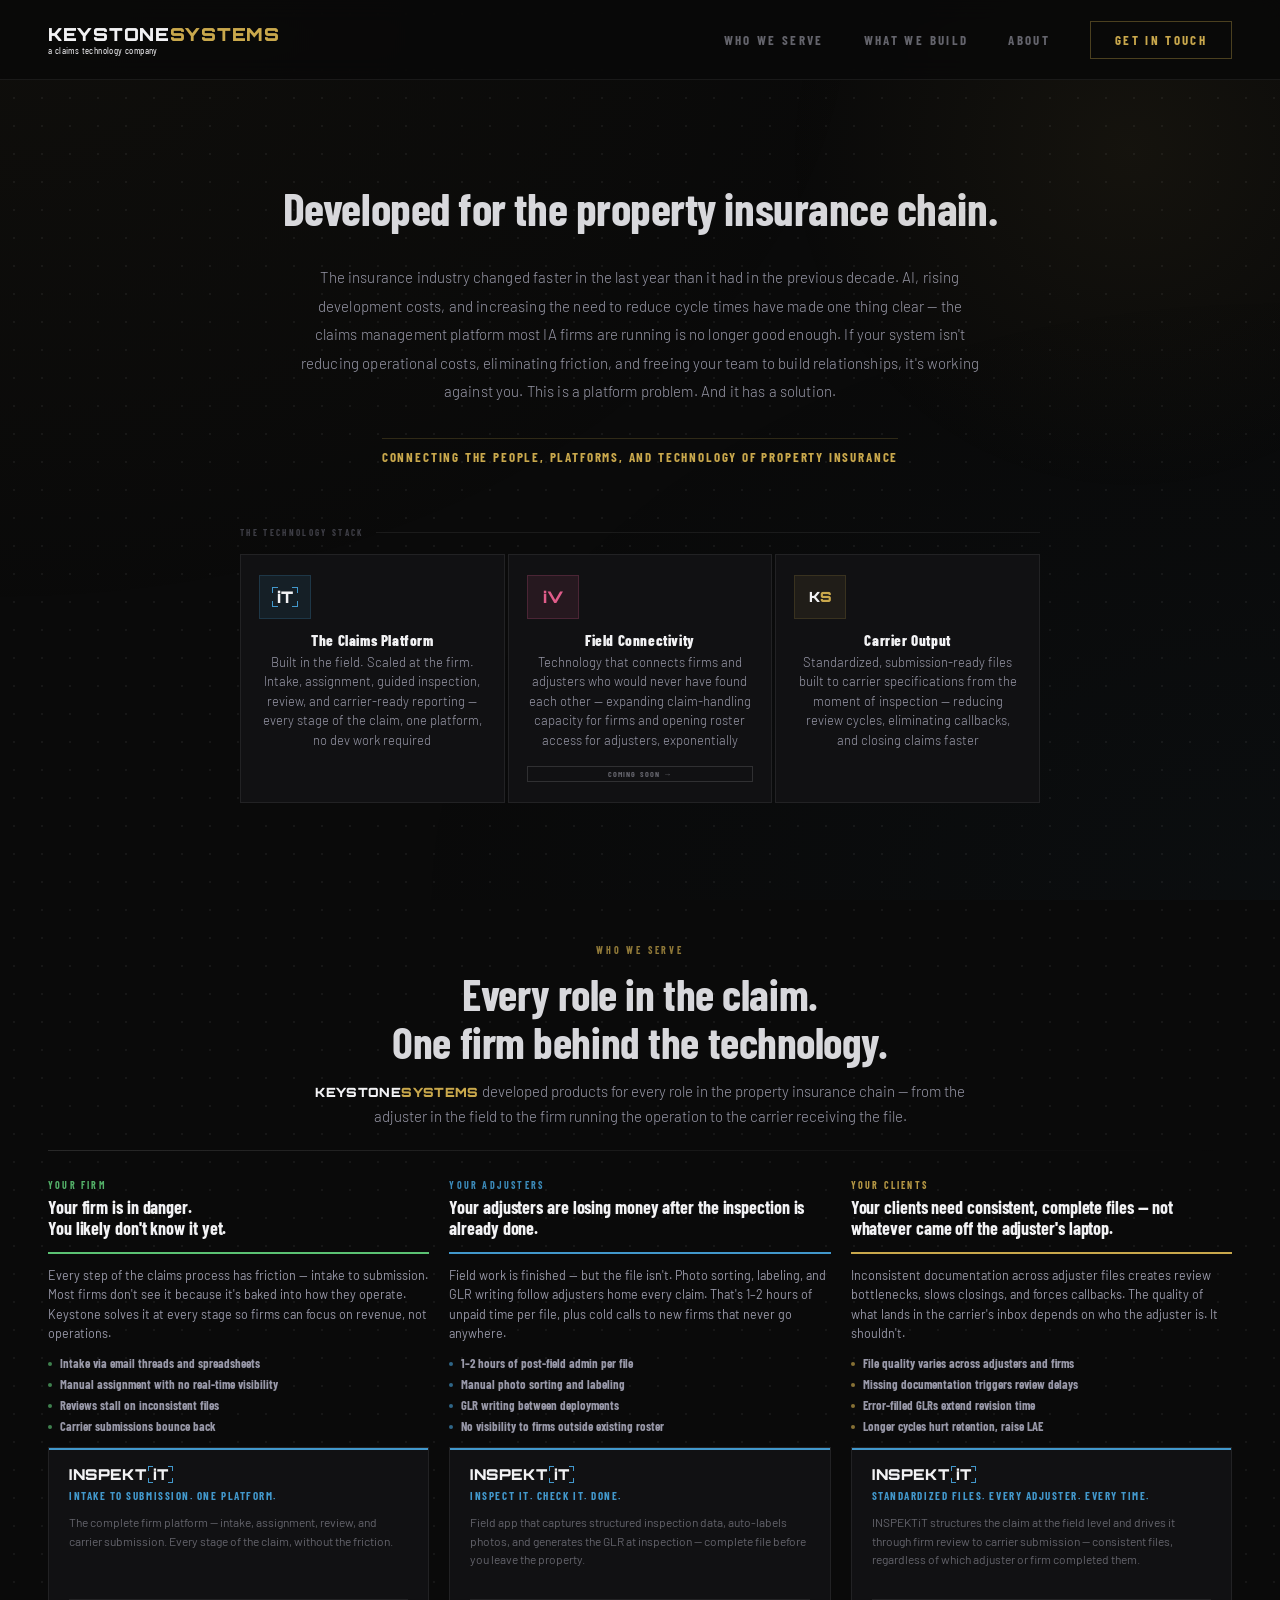
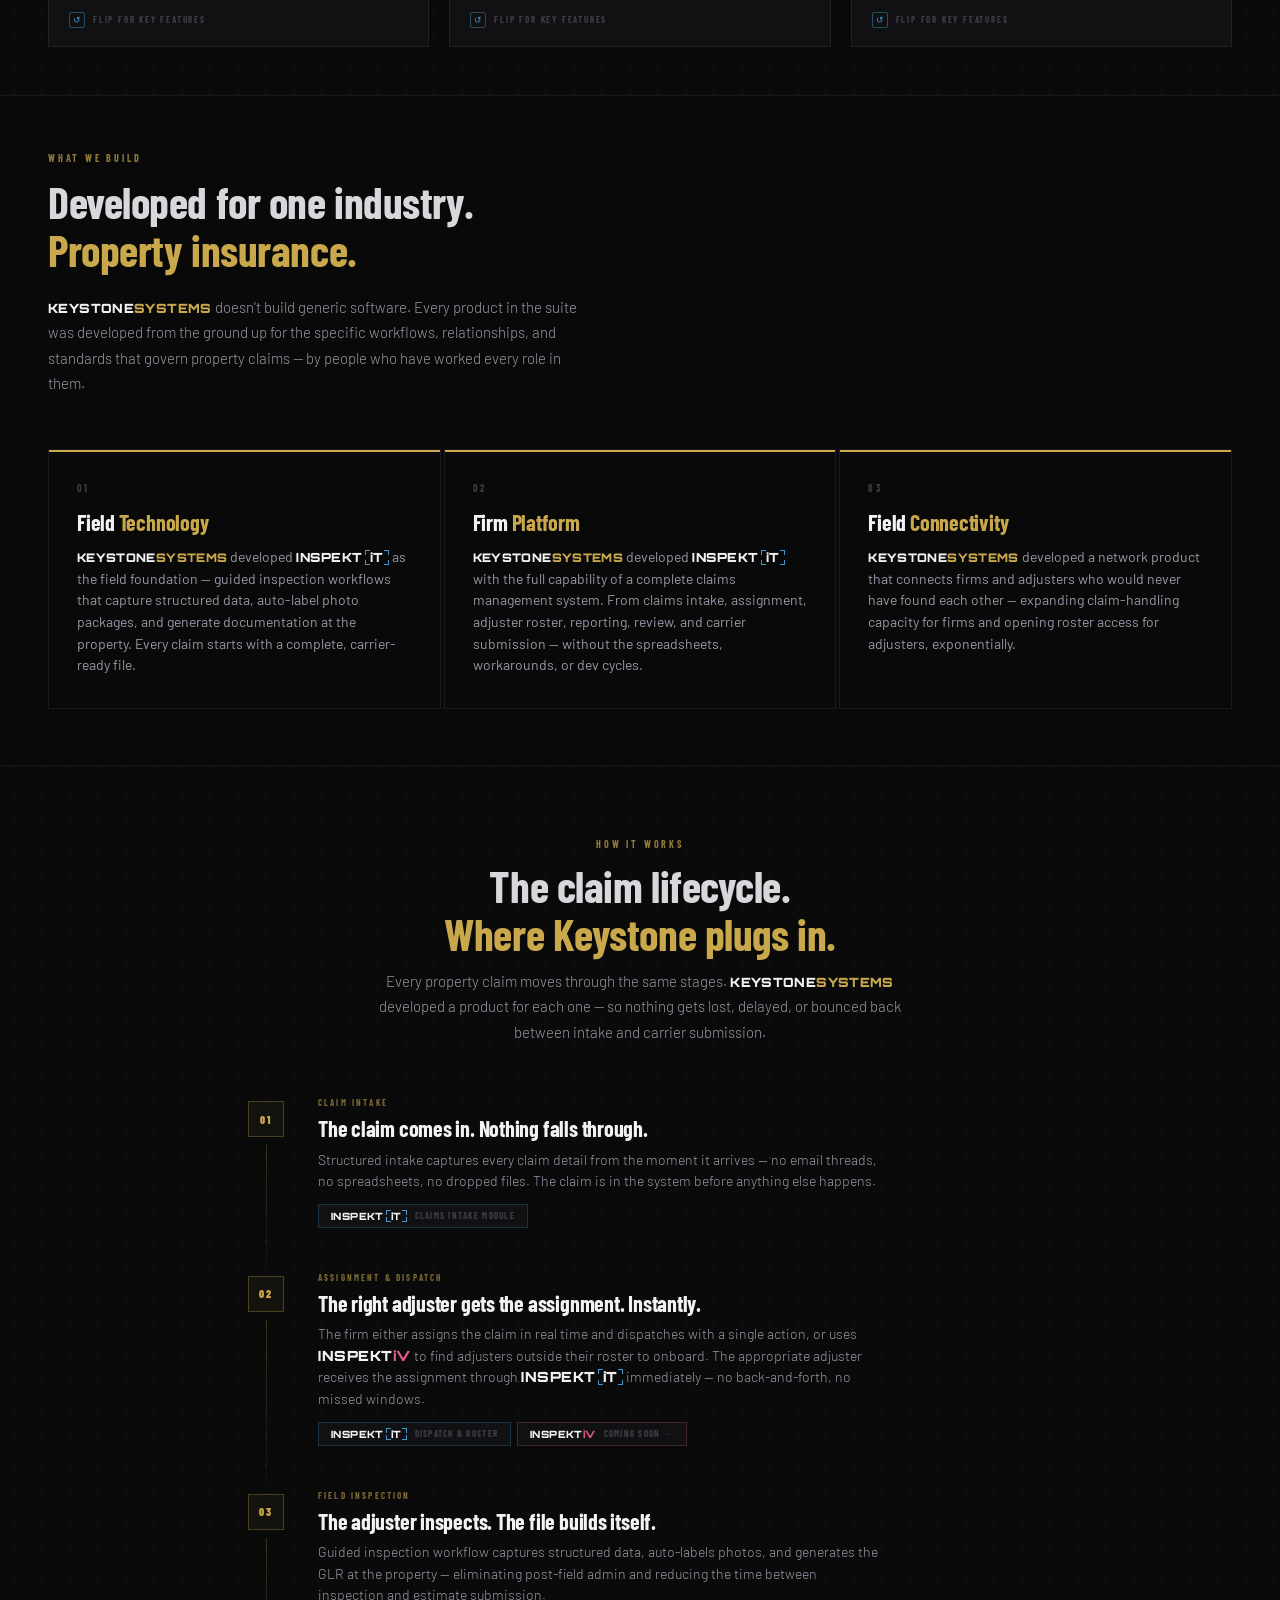
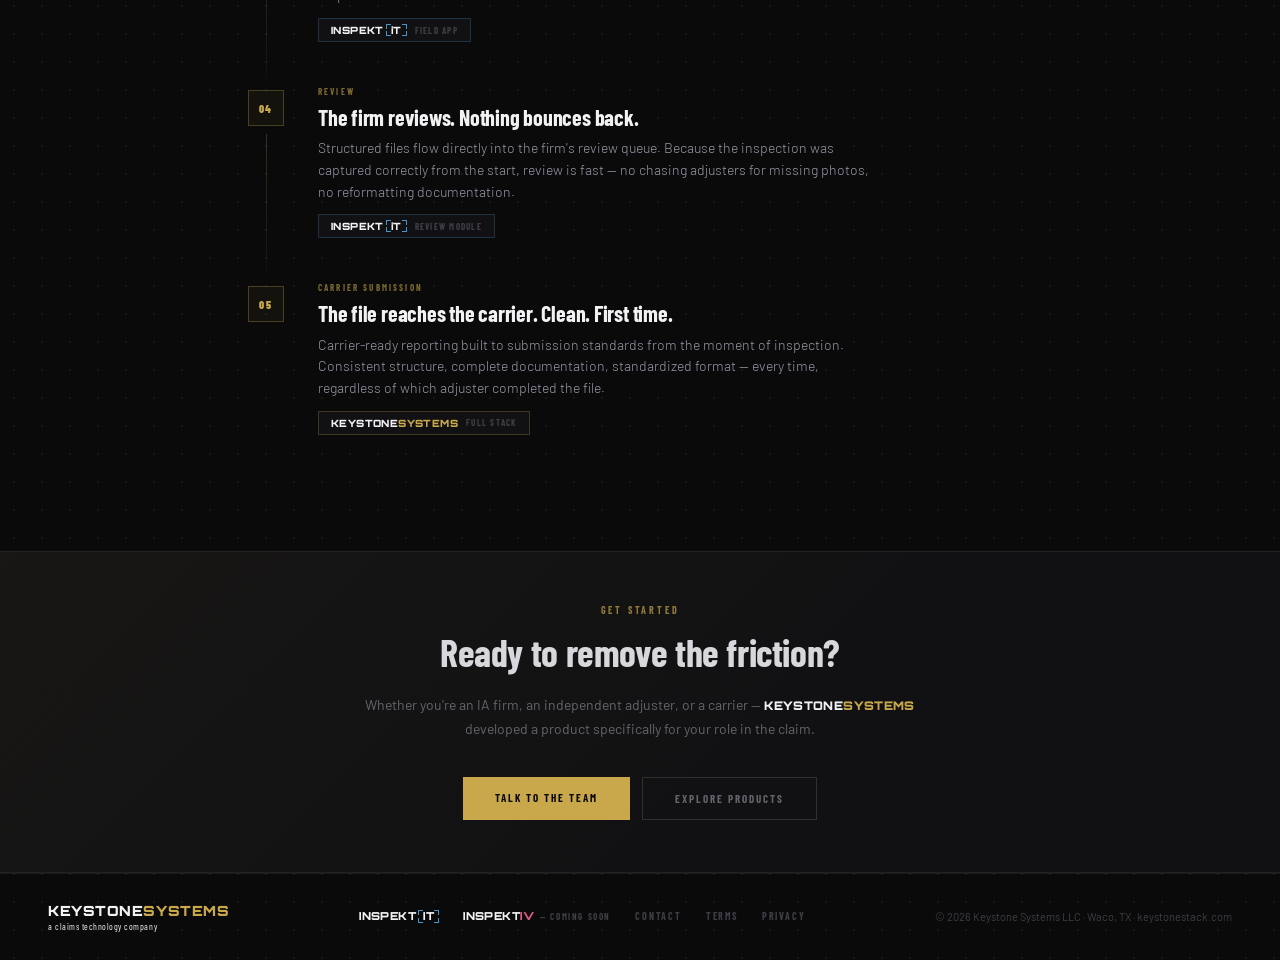
<file: index.html>
<!DOCTYPE html>
<html lang="en">
<head>
<meta charset="UTF-8">
<meta name="viewport" content="width=device-width, initial-scale=1.0">
<title>Keystone Systems | Claims Adjusting Software — Intake to Carrier</title>
<meta name="description" content="Claims management software for IA firms and independent adjusters. INSPEKTiT handles intake, assignment, field inspection, review, and carrier submission in one platform. Built in the field. Scaled at the firm.">
<meta name="robots" content="index, follow, max-snippet:-1, max-image-preview:large">
<meta name="keywords" content="claims adjusting software, adjuster dispatch, IA firm software, independent adjusting, roster management, claims management platform, InspektiT, InspektiV, field inspection app, claims intake, carrier submission">
<link rel="canonical" href="https://keystonestack.com/">
<meta property="og:title" content="Keystone Systems | Claims Adjusting Software — Intake to Carrier">
<meta property="og:description" content="Claims management software for IA firms and independent adjusters. Intake to carrier submission, all in one platform. Built in the field. Scaled at the firm.">
<meta property="og:type" content="website">
<meta property="og:url" content="https://keystonestack.com">
<meta property="og:image" content="https://keystonestack.com/og-image.png">
<meta name="twitter:card" content="summary_large_image">
<meta name="twitter:title" content="Keystone Systems | Claims Adjusting Software — Intake to Carrier">
<meta name="twitter:description" content="One platform — intake, assignment, inspection, review, and carrier submission. Built in the field. Scaled at the firm.">
<link rel="stylesheet" href="assets/css/shared.css">
<script type="application/ld+json">
{
  "@context": "https://schema.org",
  "@type": "SoftwareApplication",
  "name": "Keystone Systems",
  "applicationCategory": "BusinessApplication",
  "operatingSystem": "Web",
  "url": "https://keystonestack.com",
  "description": "Claims adjusting software for independent adjusting firms and independent adjusters. INSPEKTiT handles the full claim lifecycle — intake, assignment, field inspection, review, and carrier submission — in one platform. INSPEKTiV (coming soon) is the NIPR-verified adjuster marketplace for sourcing talent outside your roster.",
  "offers": {
    "@type": "Offer",
    "price": "0",
    "priceCurrency": "USD",
    "description": "Contact for pricing"
  },
  "provider": {
    "@type": "Organization",
    "name": "Keystone Systems LLC",
    "url": "https://keystonestack.com"
  },
  "featureList": [
    "Claim intake and structured capture",
    "Real-time adjuster assignment and dispatch",
    "Roster management",
    "Guided field inspection with auto-labeled photo packages",
    "Structured file review and quality checks",
    "Carrier-ready reporting and submission pipeline",
    "NIPR-verified adjuster marketplace (coming soon)"
  ]
}
</script>
<style>
  body {
    background-image: radial-gradient(rgba(255,255,255,0.055) 1px, transparent 1px);
    background-size: 28px 28px;
    overflow-x: hidden;
  }

  html { scroll-behavior: smooth; }

  /* Soft vignette */
  body::before {
    content: '';
    position: fixed; inset: 0;
    background:
      radial-gradient(ellipse at 0% 0%, rgba(201,168,76,0.03) 0%, transparent 50%),
      radial-gradient(ellipse at 100% 100%, rgba(66,152,204,0.03) 0%, transparent 50%);
    pointer-events: none; z-index: 0;
  }

  .z1 { position: relative; z-index: 1; }

  /* ══════════════════════════
     NAV
  ══════════════════════════ */
  nav {
    position: fixed; top: 0; left: 0; right: 0;
    z-index: 100;
    background: rgba(9,9,9,0.92);
    backdrop-filter: blur(12px);
    -webkit-backdrop-filter: blur(12px);
    border-bottom: 1px solid var(--border);
    display: flex; align-items: center;
    justify-content: space-between;
    padding: 0 48px;
    height: 80px;
  }

  .nav-wordmark {
    text-decoration: none;
    display: inline-block;
    line-height: 1;
  }
  .nav-wordmark-line1 {
    font-family: 'Orbitron', sans-serif;
    font-size: 18px; font-weight: 900;
    letter-spacing: .04em;
    color: var(--white);
    display: block;
    white-space: nowrap;
  }
  .nav-wordmark-line1 .sys { color: var(--bronze); }
  .nav-sub {
    font-family: 'Barlow Condensed', sans-serif;
    font-size: 10px; font-weight: 400;
    letter-spacing: .04em;
    color: var(--white);
    display: block;
    margin-top: 2px;
    transform-origin: left center;
    white-space: nowrap;
  }

  .nav-links {
    display: flex; align-items: center; gap: 40px;
  }
  .nav-link {
    font-family: 'Barlow Condensed', sans-serif;
    font-size: 13px; font-weight: 700;
    letter-spacing: .18em; text-transform: uppercase;
    color: var(--muted); text-decoration: none;
    transition: color .2s;
  }
  .nav-link:hover { color: var(--white); }

  .nav-cta {
    font-family: 'Barlow Condensed', sans-serif;
    font-size: 13px; font-weight: 700;
    letter-spacing: .18em; text-transform: uppercase;
    color: var(--bronze);
    border: 1px solid rgba(201,168,76,.35);
    padding: 10px 24px;
    text-decoration: none;
    transition: background .2s, color .2s;
  }
  .nav-cta:hover {
    background: var(--bronze);
    color: var(--black);
  }

  /* ══════════════════════════
     HERO
  ══════════════════════════ */
  .hero {
    min-height: 100vh;
    display: flex; flex-direction: column;
    justify-content: center;
    padding: 140px 48px 52px;
    position: relative; overflow: hidden;
    text-align: center;
    align-items: center;
  }

  .hero::after {
    content: '';
    position: absolute;
    top: -200px; right: -200px;
    width: 700px; height: 700px;
    border-radius: 50%;
    background: radial-gradient(circle, rgba(201,168,76,0.06) 0%, transparent 70%);
    pointer-events: none;
  }

  .hero-inner {
    max-width: 800px;
    margin: 0 auto; width: 100%;
    display: flex; flex-direction: column;
    align-items: center;
  }

  .hero-eyebrow {
    font-family: 'Barlow Condensed', sans-serif;
    font-size: 10px; font-weight: 700;
    letter-spacing: .3em; text-transform: uppercase;
    color: var(--bronze); opacity: .8;
    margin-bottom: 24px;
    animation: fadeUp .6s ease both;
  }

  .hero-headline {
    font-family: 'Barlow Condensed', sans-serif;
    font-size: clamp(28px, 4vw, 46px);
    font-weight: 700;
    letter-spacing: -.01em;
    line-height: 1;
    color: #d8d8dc;
    max-width: 900px;
    margin-bottom: 32px;
    animation: fadeUp .6s ease .08s both;
    white-space: nowrap;
  }

  .hero-headline em {
    font-style: normal;
    color: transparent;
    -webkit-text-stroke: 1px rgba(201,168,76,.5);
  }

  .hero-sub {
    font-family: 'Barlow', sans-serif;
    font-size: 15px; font-weight: 300;
    line-height: 1.9; color: #9898a8;
    max-width: 680px;
    margin-bottom: 32px;
    animation: fadeUp .6s ease .16s both;
    text-align: center;
    letter-spacing: .01em;
  }

  .hero-tagline {
    font-family: 'Barlow Condensed', sans-serif;
    font-size: 13px; font-weight: 700;
    letter-spacing: .14em; text-transform: uppercase;
    color: var(--bronze);
    padding: 10px 0;
    border-top: 1px solid rgba(201,168,76,.2);
    display: inline-block;
    animation: fadeUp .6s ease .24s both;
  }

  /* ══════════════════════════
     TECH STACK OVERVIEW
  ══════════════════════════ */
  .stack-overview {
    margin-top: 52px;
    animation: fadeUp .6s ease .28s both;
  }

  .stack-label {
    font-family: 'Barlow Condensed', sans-serif;
    font-size: 9px; font-weight: 700;
    letter-spacing: .26em; text-transform: uppercase;
    color: var(--muted-2); margin-bottom: 16px;
    display: flex; align-items: center; gap: 12px;
  }
  .stack-label::after {
    content: ''; flex: 1; height: 1px;
    background: var(--border);
  }

  .stack-grid {
    display: grid;
    grid-template-columns: repeat(3, 1fr);
    gap: 3px;
    max-width: 1080px;
    margin: 0 auto;
  }

  .stack-item {
    background: var(--surface);
    border: 1px solid var(--border);
    padding: 20px 18px;
    display: flex; flex-direction: column; gap: 12px;
    transition: border-color .25s;
  }
  .stack-item:hover { border-color: var(--border-hi); }

  .stack-icon {
    width: 52px; height: 44px;
    border: 1px solid;
    display: flex; align-items: center; justify-content: center;
    flex-shrink: 0;
    padding: 0 6px;
  }

  .stack-name {
    font-family: 'Barlow Condensed', sans-serif;
    font-size: 15px; font-weight: 800;
    letter-spacing: .04em; color: var(--white);
    margin-bottom: 4px;
  }

  .stack-desc {
    font-family: 'Barlow', sans-serif;
    font-size: 13px; font-weight: 300;
    color: #9898a8; line-height: 1.5;
  }

  /* hero suite — FIX: was missing .hero-suite selector */
  .hero-suite {
    display: flex; gap: 3px;
    margin-top: 64px;
    animation: fadeUp .6s ease .32s both;
  }

  .suite-item {
    background: var(--surface);
    border: 1px solid var(--border);
    padding: 16px 20px;
    flex: 1;
    position: relative; overflow: hidden;
    transition: border-color .25s, transform .25s;
    cursor: default;
  }
  .suite-item::before {
    content: '';
    position: absolute; top: 0; left: 0; right: 0; height: 2px;
    background: var(--item-accent);
  }
  .suite-item:hover {
    border-color: color-mix(in srgb, var(--item-accent) 35%, transparent);
    transform: translateY(-2px);
  }

  .suite-wm {
    font-family: 'Orbitron', sans-serif;
    font-size: 11px; font-weight: 900;
    letter-spacing: .04em; color: var(--white);
    margin-bottom: 6px;
    display: inline-flex; align-items: center;
  }
  .suite-wm .acc { color: var(--item-accent); }

  /* iT bracket */
  .bk { position: relative; display: inline-flex; align-items: center; padding: 1px 5px; margin-left: 2px; }
  .bk .c { position: absolute; width: 5px; height: 5px; border-style: solid; border-width: 0; border-color: var(--blue); }
  .bk .c.tl { top:0;left:0;border-top-width:1.2px;border-left-width:1.2px; }
  .bk .c.tr { top:0;right:0;border-top-width:1.2px;border-right-width:1.2px; }
  .bk .c.bl { bottom:0;left:0;border-bottom-width:1.2px;border-left-width:1.2px; }
  .bk .c.br { bottom:0;right:0;border-bottom-width:1.2px;border-right-width:1.2px; }

  .suite-tag {
    font-family: 'Barlow Condensed', sans-serif;
    font-size: 10px; font-weight: 700;
    letter-spacing: .14em; text-transform: uppercase;
    color: var(--muted-2);
  }

  /* Coming Soon suite item */
  .suite-item.coming-soon {
    opacity: 0.5;
    cursor: default;
  }
  .suite-item.coming-soon:hover {
    border-color: var(--border);
    transform: none;
  }
  .coming-soon-pill {
    font-family: 'Barlow Condensed', sans-serif;
    font-size: 8px; font-weight: 700;
    letter-spacing: .14em; text-transform: uppercase;
    color: var(--muted);
    padding: 2px 8px;
    border: 1px solid var(--border-hi);
    display: inline-block;
    margin-top: 4px;
  }

  /* ══════════════════════════
     SECTION SHARED
  ══════════════════════════ */
  section {
    padding: 56px 48px;
    max-width: 1200px;
    margin: 0 auto;
  }

  .section-eyebrow {
    font-family: 'Barlow Condensed', sans-serif;
    font-size: 10px; font-weight: 700;
    letter-spacing: .28em; text-transform: uppercase;
    color: var(--bronze); opacity: .7;
    margin-bottom: 14px;
  }

  .section-heading {
    font-family: 'Barlow Condensed', sans-serif;
    font-size: clamp(28px, 3.5vw, 44px);
    font-weight: 700; letter-spacing: -.01em;
    line-height: 1.1; color: #d8d8dc;
    margin-bottom: 20px;
  }

  .section-sub {
    font-size: 15px; font-weight: 300;
    color: #9898a8; line-height: 1.7;
    max-width: 540px; margin-bottom: 32px;
  }

  .section-rule {
    width: 100%; height: 1px;
    background: linear-gradient(90deg, var(--border-hi), transparent);
    margin-bottom: 52px;
  }

  /* ══════════════════════════
     AUDIENCE TABS
  ══════════════════════════ */
  .tabs-wrap {
    border-bottom: 1px solid var(--border);
    margin-bottom: 40px;
    display: flex; gap: 0;
  }

  .tab-btn {
    font-family: 'Barlow Condensed', sans-serif;
    font-size: 12px; font-weight: 700;
    letter-spacing: .18em; text-transform: uppercase;
    color: var(--muted);
    padding: 16px 28px;
    border: none; background: none;
    cursor: pointer;
    position: relative;
    transition: color .2s;
    border-bottom: 2px solid transparent;
    margin-bottom: -1px;
  }
  .tab-btn:hover { color: var(--white); }
  .tab-btn.active {
    color: var(--white);
    border-bottom-color: var(--tab-accent);
  }

  .tab-panel { display: none; }
  .tab-panel.active { display: block; animation: fadeUp .35s ease both; }

  .audience-layout {
    display: grid;
    grid-template-columns: 1fr 1fr;
    gap: 3px;
    min-height: 480px;
  }

  .pain-panel {
    background: var(--surface);
    border: 1px solid var(--border);
    padding: 40px 36px;
    position: relative; overflow: hidden;
  }
  .pain-panel::before {
    content: '';
    position: absolute; top: 0; left: 0; bottom: 0; width: 3px;
    background: var(--panel-accent);
  }
  .pain-panel::after {
    content: '';
    position: absolute; bottom: -100px; left: -100px;
    width: 300px; height: 300px; border-radius: 50%;
    background: var(--panel-accent);
    opacity: .04; pointer-events: none;
  }

  .pain-label {
    font-family: 'Barlow Condensed', sans-serif;
    font-size: 9px; font-weight: 700;
    letter-spacing: .24em; text-transform: uppercase;
    color: var(--panel-accent); opacity: .7;
    margin-bottom: 16px;
  }

  .pain-who {
    font-family: 'Barlow Condensed', sans-serif;
    font-size: 26px; font-weight: 700;
    letter-spacing: -.01em; line-height: 1.1;
    color: var(--white); margin-bottom: 20px;
  }

  .pain-text {
    font-size: 15px; font-weight: 400;
    line-height: 1.6; color: #9898a8;
    margin-bottom: 24px;
  }

  .pain-points {
    list-style: none;
    display: flex; flex-direction: column; gap: 8px;
  }
  .pain-points li {
    font-family: 'Barlow Condensed', sans-serif;
    font-size: 15px; font-weight: 700;
    color: #9090a0;
    display: flex; align-items: flex-start; gap: 10px;
    line-height: 1.3;
  }
  .pain-points li::before {
    content: '';
    width: 5px; height: 5px; border-radius: 50%;
    background: var(--panel-accent);
    flex-shrink: 0; margin-top: 5px; opacity: .7;
  }

  /* ══════════════════════════
     PRODUCT FLIP CARDS
  ══════════════════════════ */
  .products-panel {
    display: flex; flex-direction: column; gap: 3px;
  }

  .pfc-wrap {
    flex: 1;
    perspective: 1100px;
    cursor: pointer;
    min-height: 200px;
  }

  .pfc-inner {
    position: relative;
    width: 100%; height: 100%;
    min-height: 200px;
    transform-style: preserve-3d;
    transition: transform .52s cubic-bezier(.4,0,.2,1);
  }

  .pfc-wrap.flipped .pfc-inner {
    transform: rotateY(180deg);
  }

  .pfc-face {
    position: absolute; inset: 0;
    backface-visibility: hidden;
    -webkit-backface-visibility: hidden;
    background: var(--surface);
    border: 1px solid var(--border);
    padding: 24px 26px;
    display: flex; flex-direction: column;
    transition: border-color .25s;
    overflow: hidden;
  }
  .pfc-face::before {
    content: '';
    position: absolute; top: 0; left: 0; right: 0; height: 2px;
    background: var(--prod-accent);
  }
  .pfc-wrap:hover .pfc-face {
    border-color: color-mix(in srgb, var(--prod-accent) 35%, transparent);
  }

  .pfc-back {
    transform: rotateY(180deg);
  }

  .flip-hint-row {
    display: flex; align-items: center; gap: 6px;
    margin-top: auto; padding-top: 14px;
    border-top: 1px solid var(--border);
  }
  .flip-hint-icon {
    width: 18px; height: 18px;
    border: 1px solid color-mix(in srgb, var(--prod-accent) 45%, transparent);
    border-radius: 2px;
    display: flex; align-items: center; justify-content: center;
    font-size: 10px;
    color: var(--prod-accent);
    animation: hint-spin 3s ease-in-out infinite;
    flex-shrink: 0;
  }
  @keyframes hint-spin {
    0%,70%,100% { transform: rotateY(0deg); }
    35%          { transform: rotateY(160deg); }
  }
  .flip-hint-text {
    font-family: 'Barlow Condensed', sans-serif;
    font-size: 9px; font-weight: 700;
    letter-spacing: .18em; text-transform: uppercase;
    color: var(--muted-2);
    transition: color .2s;
  }
  .pfc-wrap:hover .flip-hint-text { color: var(--prod-accent); }

  .flip-back-row {
    display: flex; align-items: center; gap: 6px;
    margin-top: auto; padding-top: 14px;
    border-top: 1px solid var(--border);
  }
  .flip-back-btn {
    font-family: 'Barlow Condensed', sans-serif;
    font-size: 9px; font-weight: 700;
    letter-spacing: .18em; text-transform: uppercase;
    color: var(--muted-2);
    display: flex; align-items: center; gap: 5px;
    transition: color .2s;
    background: none; border: none; cursor: pointer; padding: 0;
  }
  .flip-back-btn:hover { color: var(--prod-accent); }
  .flip-back-btn::before { content: '\2190'; }

  .pfc-prod-header {
    display: flex; align-items: flex-start;
    justify-content: space-between; gap: 8px;
    margin-bottom: 10px;
  }
  .pfc-prod-wm {
    font-family: 'Orbitron', sans-serif;
    font-size: 14px; font-weight: 900;
    letter-spacing: .04em; color: var(--white);
    display: inline-flex; align-items: center;
  }
  .pfc-prod-wm .acc { color: var(--prod-accent); }
  .pfc-tagline {
    font-family: 'Barlow Condensed', sans-serif;
    font-size: 9px; font-weight: 700;
    letter-spacing: .14em; text-transform: uppercase;
    color: var(--prod-accent); opacity: .65;
    font-style: italic; text-align: right;
    max-width: 160px;
  }
  .pfc-desc {
    font-size: 14px; color: #9898a8;
    line-height: 1.55; flex: 1;
  }

  .pfc-back-label {
    font-family: 'Barlow Condensed', sans-serif;
    font-size: 9px; font-weight: 700;
    letter-spacing: .22em; text-transform: uppercase;
    color: var(--prod-accent); opacity: .7;
    margin-bottom: 12px;
  }
  .pfc-features {
    list-style: none;
    display: flex; flex-direction: column; gap: 6px;
    flex: 1;
  }
  .pfc-features li {
    font-family: 'Barlow Condensed', sans-serif;
    font-size: 14px; font-weight: 700;
    color: #9898a8;
    display: flex; align-items: flex-start; gap: 8px;
    line-height: 1.3;
  }
  .pfc-features li::before {
    content: '\2014';
    color: var(--prod-accent); flex-shrink: 0; font-weight: 700;
  }
  .pfc-cta {
    font-family: 'Barlow Condensed', sans-serif;
    font-size: 10px; font-weight: 700;
    letter-spacing: .18em; text-transform: uppercase;
    color: var(--prod-accent);
    text-decoration: none;
    display: inline-flex; align-items: center; gap: 5px;
    margin-right: auto;
    transition: gap .2s;
  }
  .pfc-cta:hover { gap: 9px; }
  .pfc-cta::after { content: '\2192'; }

  /* Coming Soon product card (replaces INSPEKTiV flip cards) */
  .pfc-coming-soon {
    flex: 1;
    min-height: 200px;
    background: var(--surface);
    border: 1px solid var(--border);
    padding: 24px 26px;
    display: flex; flex-direction: column;
    justify-content: center;
    align-items: flex-start;
    position: relative; overflow: hidden;
    transition: border-color .2s;
  }
  .pfc-coming-soon:hover { border-color: rgba(224,92,138,.35); }
  .pfc-coming-soon::before {
    content: '';
    position: absolute; top: 0; left: 0; right: 0; height: 2px;
    background: var(--rose);
  }

  /* ══════════════════════════
     WHO WE SERVE — unified 3-col audience section
  ══════════════════════════ */
  .aud-grid{
    display: grid;
    grid-template-columns: repeat(3, 1fr);
    gap: 20px;
    margin-top: 28px;
    max-width: 1280px;
    margin-left: auto; margin-right: auto;
  }
  .aud-col{
    display: flex; flex-direction: column;
    gap: 12px;
    min-width: 0;
  }
  .aud-header{
    padding-bottom: 12px;
    border-bottom: 2px solid var(--aud-accent);
  }
  .aud-label{
    font-family:'Barlow Condensed',sans-serif;
    font-size: 10px; font-weight: 700;
    letter-spacing: .22em; text-transform: uppercase;
    color: var(--aud-accent);
    margin-bottom: 6px;
    opacity: .9;
  }
  .aud-title{
    font-family:'Barlow Condensed',sans-serif;
    font-size: 18px; font-weight: 700;
    color: var(--white);
    line-height: 1.2;
    letter-spacing: -.005em;
  }
  .aud-pain{
    font-family:'Barlow',sans-serif;
    font-size: 12.5px; font-weight: 400;
    color: #9898a8;
    line-height: 1.55;
    margin: 0;
  }
  .aud-points{
    list-style: none;
    display: flex; flex-direction: column; gap: 4px;
    padding: 0; margin: 0;
  }
  .aud-points li{
    font-family:'Barlow Condensed',sans-serif;
    font-size: 12.5px; font-weight: 700;
    color: #9898a8;
    padding-left: 12px;
    position: relative;
    line-height: 1.35;
  }
  .aud-points li::before{
    content: '';
    position: absolute; left: 0; top: 7px;
    width: 4px; height: 4px; border-radius: 50%;
    background: var(--aud-accent);
    opacity: .65;
  }
  /* Product tile — flip card (matches backup presentation, compact for 3-col grid) */
  .aud-product{
    position: relative;
    perspective: 1100px;
    cursor: pointer;
    min-height: 200px;
  }
  .aud-product-inner{
    position: relative;
    width: 100%; min-height: 200px;
    transition: transform .52s cubic-bezier(.4,0,.2,1);
    transform-style: preserve-3d;
  }
  .aud-product.flipped .aud-product-inner{
    transform: rotateY(180deg);
  }
  .aud-product-face{
    position: absolute; inset: 0;
    backface-visibility: hidden;
    -webkit-backface-visibility: hidden;
    background: var(--surface);
    border: 1px solid var(--border);
    padding: 18px 20px;
    display: flex; flex-direction: column;
    transition: border-color .25s;
    overflow: hidden;
  }
  .aud-product-face::before{
    content: '';
    position: absolute; top: 0; left: 0; right: 0; height: 2px;
    background: var(--prod-accent);
  }
  .aud-product:hover .aud-product-face{
    border-color: color-mix(in srgb, var(--prod-accent) 35%, transparent);
  }
  .aud-product-back{
    transform: rotateY(180deg);
  }
  .aud-product-header{
    display: flex; flex-direction: column; gap: 6px;
    margin-bottom: 10px;
  }
  .aud-product-wm{
    font-family:'Orbitron',sans-serif;
    font-weight: 900;
    font-size: 15px;
    letter-spacing: .04em;
    color: var(--white);
    display: inline-flex; align-items: center;
  }
  .aud-product-tagline{
    font-family:'Barlow Condensed',sans-serif;
    font-size: 11px; font-weight: 700;
    letter-spacing: .14em; text-transform: uppercase;
    color: var(--prod-accent);
    line-height: 1.3;
  }
  .aud-product-desc{
    font-family:'Barlow',sans-serif;
    font-size: 12px; font-weight: 400;
    color: var(--muted);
    line-height: 1.55;
    margin: 0;
  }
  .aud-product-hint{
    margin-top: auto;
    display: flex; align-items: center; gap: 8px;
    padding-top: 12px;
    border-top: 1px solid var(--border);
  }
  .aud-product-hint-icon{
    display: inline-flex; align-items: center; justify-content: center;
    width: 16px; height: 16px;
    border: 1px solid color-mix(in srgb, var(--prod-accent) 45%, transparent);
    border-radius: 2px;
    font-size: 9px;
    color: var(--prod-accent);
    flex-shrink: 0;
    animation: aud-hint-spin 3s ease-in-out infinite;
  }
  @keyframes aud-hint-spin{
    0%, 70%, 100% { transform: rotateY(0deg); }
    35%           { transform: rotateY(160deg); }
  }
  .aud-product-hint-text{
    font-family:'Barlow Condensed',sans-serif;
    font-size: 9px; font-weight: 700;
    letter-spacing: .2em; text-transform: uppercase;
    color: var(--muted-2);
    transition: color .2s;
  }
  .aud-product:hover .aud-product-hint-text{ color: var(--prod-accent); }
  .aud-product-features{
    list-style: none;
    font-family:'Barlow',sans-serif;
    font-size: 12px; font-weight: 400;
    color: var(--muted);
    display: flex; flex-direction: column; gap: 5px;
    margin: 0 0 auto; padding: 0;
  }
  .aud-product-features li{
    padding-left: 12px; position: relative;
    line-height: 1.45;
  }
  .aud-product-features li::before{
    content: ''; position: absolute;
    left: 0; top: 7px;
    width: 4px; height: 4px; border-radius: 50%;
    background: var(--prod-accent);
    opacity: .7;
  }
  .aud-product-back-label{
    font-family:'Barlow Condensed',sans-serif;
    font-size: 9px; font-weight: 700;
    letter-spacing: .22em; text-transform: uppercase;
    color: var(--prod-accent);
    margin-bottom: 10px;
  }
  .aud-product-back-row{
    margin-top: auto;
    display: flex; justify-content: space-between; align-items: center;
    padding-top: 12px;
    border-top: 1px solid var(--border);
  }
  .aud-product-cta{
    font-family:'Barlow Condensed',sans-serif;
    font-size: 10px; font-weight: 700;
    letter-spacing: .18em; text-transform: uppercase;
    color: var(--prod-accent);
    text-decoration: none;
  }
  .aud-product-cta:hover{ opacity: .8; }
  .aud-product-flipback{
    font-family:'Barlow Condensed',sans-serif;
    font-size: 10px; font-weight: 700;
    letter-spacing: .18em; text-transform: uppercase;
    color: var(--muted-2);
    background: none; border: none; cursor: pointer;
    padding: 0;
  }
  .aud-product-flipback:hover{ color: var(--white); }

  /* Tighter padding on the Who We Serve section so full grid fits in viewport */
  #who-we-serve{
    padding: 44px 48px 48px;
    max-width: 1320px;
  }
  #who-we-serve .section-eyebrow{ text-align: center; }
  #who-we-serve .section-heading{ margin-bottom: 12px; text-align: center; }
  #who-we-serve .section-sub{ margin-bottom: 20px; max-width: 680px; margin-left: auto; margin-right: auto; text-align: center; }
  #who-we-serve .section-rule{ margin-bottom: 24px; }

  @media(max-width: 900px){
    .aud-grid{ grid-template-columns: 1fr; gap: 18px; }
    #who-we-serve{ padding: 44px 24px; }
  }

  /* ══════════════════════════
     WHAT WE BUILD
  ══════════════════════════ */
  .build-section {
    padding: 56px 48px;
    border-top: 1px solid var(--border);
    border-bottom: 1px solid var(--border);
    background: var(--black);
  }
  .build-inner {
    max-width: 1200px; margin: 0 auto;
  }

  .build-grid {
    display: grid;
    grid-template-columns: repeat(3, 1fr);
    gap: 3px;
    margin-top: 52px;
  }

  .build-card {
    background: var(--black);
    border: 1px solid var(--border);
    padding: 32px 28px;
    position: relative; overflow: hidden;
    transition: border-color .25s;
  }
  .build-card::before {
    content: '';
    position: absolute; top: 0; left: 0; right: 0; height: 2px;
    background: var(--bronze);
  }
  .build-card:hover { border-color: rgba(201,168,76,.3); }

  .build-num {
    font-family: 'Barlow Condensed', sans-serif;
    font-size: 10px; font-weight: 700;
    letter-spacing: .22em; text-transform: uppercase;
    color: var(--muted-2); margin-bottom: 16px;
  }

  .build-title {
    font-family: 'Barlow Condensed', sans-serif;
    font-size: 22px; font-weight: 700;
    letter-spacing: -.01em; line-height: 1.1;
    color: var(--white); margin-bottom: 12px;
  }
  .build-title span { color: var(--bronze); }

  .build-body {
    font-size: 14px; color: #9898a8;
    line-height: 1.55;
  }

  /* ══════════════════════════
     HOW IT WORKS
  ══════════════════════════ */
  .hiw-wrap {
    max-width: 900px;
    margin: 0 auto;
    padding: 72px 48px;
  }

  .hiw-header {
    margin-bottom: 52px;
    display: flex; flex-direction: column; align-items: center;
  }

  .hiw-sub {
    font-size: 15px; font-weight: 300;
    color: #9898a8; line-height: 1.7;
    max-width: 540px; text-align: center;
  }

  .hiw-timeline {
    display: flex; flex-direction: column;
  }

  .hiw-step {
    display: grid;
    grid-template-columns: 56px 1fr;
    gap: 24px;
  }

  .hiw-step-left {
    display: flex; flex-direction: column; align-items: center;
    padding-top: 4px;
  }

  .hiw-num {
    font-family: 'Barlow Condensed', sans-serif;
    font-size: 11px; font-weight: 900;
    letter-spacing: .14em;
    color: var(--bronze);
    width: 36px; height: 36px;
    border: 1px solid rgba(201,168,76,.3);
    display: flex; align-items: center; justify-content: center;
    flex-shrink: 0;
    background: rgba(201,168,76,.05);
  }

  .hiw-connector {
    flex: 1;
    width: 1px;
    background: linear-gradient(to bottom, rgba(201,168,76,.25), rgba(201,168,76,.05));
    margin: 8px 0;
    min-height: 40px;
  }

  .hiw-step-right {
    padding-bottom: 44px;
  }

  .hiw-stage-label {
    font-family: 'Barlow Condensed', sans-serif;
    font-size: 9px; font-weight: 700;
    letter-spacing: .24em; text-transform: uppercase;
    color: var(--bronze); opacity: .6;
    margin-bottom: 8px;
  }

  .hiw-stage-title {
    font-family: 'Barlow Condensed', sans-serif;
    font-size: 22px; font-weight: 700;
    letter-spacing: -.01em; line-height: 1.1;
    color: var(--white); margin-bottom: 8px;
  }

  .hiw-stage-body {
    font-size: 14px; font-weight: 300;
    color: #9898a8; line-height: 1.55;
    max-width: 560px; margin-bottom: 12px;
  }

  .hiw-tags-row {
    display: flex; gap: 6px; flex-wrap: wrap;
  }

  .hiw-product-tag {
    display: inline-flex; align-items: center; gap: 8px;
    background: var(--surface);
    border: 1px solid color-mix(in srgb, var(--tag-c) 25%, transparent);
    padding: 5px 12px;
  }

  .hiw-tag-label {
    font-family: 'Barlow Condensed', sans-serif;
    font-size: 9px; font-weight: 700;
    letter-spacing: .14em; text-transform: uppercase;
    color: var(--muted-2);
  }

  /* ══════════════════════════
     CTA BAND
  ══════════════════════════ */
  .cta-band {
    background: var(--surface);
    border-top: 1px solid var(--border);
    border-bottom: 1px solid var(--border);
    padding: 52px 48px;
    text-align: center;
    position: relative; overflow: hidden;
  }
  .cta-band::before {
    content: '';
    position: absolute; inset: 0;
    background: linear-gradient(135deg, rgba(201,168,76,.04) 0%, transparent 60%);
    pointer-events: none;
  }
  .cta-band-inner { max-width: 600px; margin: 0 auto; position: relative; }

  .cta-band-headline {
    font-family: 'Barlow Condensed', sans-serif;
    font-size: clamp(24px, 3.5vw, 38px);
    font-weight: 700; letter-spacing: -.01em;
    color: #d8d8dc; margin-bottom: 20px; line-height: 1.1;
  }

  .cta-band-sub {
    font-size: 14px; color: var(--muted);
    line-height: 1.7; margin-bottom: 36px;
  }

  .cta-buttons {
    display: flex; gap: 12px;
    justify-content: center; flex-wrap: wrap;
  }

  .btn-primary {
    font-family: 'Barlow Condensed', sans-serif;
    font-size: 11px; font-weight: 700;
    letter-spacing: .18em; text-transform: uppercase;
    background: var(--bronze); color: var(--black);
    padding: 14px 32px; text-decoration: none;
    transition: opacity .2s;
    display: inline-block;
  }
  .btn-primary:hover { opacity: .85; }

  .btn-secondary {
    font-family: 'Barlow Condensed', sans-serif;
    font-size: 11px; font-weight: 700;
    letter-spacing: .18em; text-transform: uppercase;
    border: 1px solid var(--border-hi);
    color: var(--muted);
    padding: 14px 32px; text-decoration: none;
    transition: border-color .2s, color .2s;
    display: inline-block;
  }
  .btn-secondary:hover { border-color: var(--white); color: var(--white); }

  /* ══════════════════════════
     FOOTER
  ══════════════════════════ */
  footer {
    padding: 28px 48px;
    border-top: 1px solid var(--border);
    display: flex; align-items: center;
    justify-content: space-between; flex-wrap: wrap; gap: 16px;
  }

  .footer-wm {
    font-family: 'Orbitron', sans-serif;
    font-size: 13px; font-weight: 900;
    letter-spacing: .04em; color: var(--white);
    display: flex; flex-direction: column;
  }
  .footer-wm .sys { color: var(--bronze); }

  .footer-links {
    display: flex; gap: 24px; flex-wrap: wrap;
  }
  .footer-link {
    font-family: 'Barlow Condensed', sans-serif;
    font-size: 10px; font-weight: 700;
    letter-spacing: .18em; text-transform: uppercase;
    color: var(--muted-2); text-decoration: none;
    transition: color .2s;
  }
  .footer-link:hover { color: var(--white); }

  .footer-copy {
    font-size: 11px; color: var(--muted-2);
  }

  /* ══════════════════════════
     ANIMATIONS
  ══════════════════════════ */
  @keyframes fadeUp {
    from { opacity: 0; transform: translateY(16px); }
    to   { opacity: 1; transform: translateY(0); }
  }

  /* ══════════════════════════
     RESPONSIVE
  ══════════════════════════ */
  @media (max-width: 960px) {
    nav { padding: 0 24px; }
    .nav-links { display: none; }
    .hero { padding: 100px 24px 60px; }
    section { padding: 60px 24px; }
    .build-section { padding: 60px 24px; }
    .cta-band { padding: 60px 24px; }
    footer { padding: 32px 24px; }
    .audience-layout { grid-template-columns: 1fr; }
    .build-grid { grid-template-columns: 1fr; }
    .stack-grid { grid-template-columns: 1fr 1fr; }
    .hero-suite { flex-direction: column; }
  }

</style>
</head>
<body>

<!-- NAV -->
<nav>
  <a href="#" class="nav-wordmark" id="nav-lockup">
    <span class="nav-wordmark-line1">KEYSTONE<span class="sys">SYSTEMS</span></span>
    <span class="nav-sub" id="nav-tagline">a claims technology company</span>
  </a>
  <div class="nav-links">
    <a href="#who-we-serve" class="nav-link">Who We Serve</a>
    <a href="#what-we-build" class="nav-link">What We Build</a>
    <a href="#about" class="nav-link">About</a>
    <a href="/contact.html" class="nav-cta">Get In Touch</a>
  </div>
</nav>

<!-- HERO -->
<div class="hero z1">
  <div class="hero-inner">

    <h1 class="hero-headline">Developed for the property insurance chain.</h1>

    <p class="hero-sub">The insurance industry changed faster in the last year than it had in the previous decade. AI, rising development costs, and increasing the need to reduce cycle times have made one thing clear — the claims management platform most IA firms are running is no longer good enough. If your system isn't reducing operational costs, eliminating friction, and freeing your team to build relationships, it's working against you. This is a platform problem. And it has a solution.</p>

    <div class="hero-tagline">
      Connecting the people, platforms, and technology of property insurance
    </div>

    <!-- Tech stack overview -->
    <div class="stack-overview">
      <div class="stack-label">The Technology Stack</div>
      <div class="stack-grid">

        <div class="stack-item">
          <div class="stack-icon" style="background: rgba(66,152,204,.1); border-color: rgba(66,152,204,.2);">
            <span style="font-family:'Orbitron',sans-serif; font-weight:900; font-size:16px; color:var(--white); line-height:1; display:inline-flex; align-items:center;"><span style="position:relative; display:inline-flex; align-items:center; padding:2px 5px;"><span style="position:absolute;top:0;left:0;width:6px;height:6px;border-top:1.5px solid var(--blue);border-left:1.5px solid var(--blue);"></span><span style="position:absolute;top:0;right:0;width:6px;height:6px;border-top:1.5px solid var(--blue);border-right:1.5px solid var(--blue);"></span><span style="position:absolute;bottom:0;left:0;width:6px;height:6px;border-bottom:1.5px solid var(--blue);border-left:1.5px solid var(--blue);"></span><span style="position:absolute;bottom:0;right:0;width:6px;height:6px;border-bottom:1.5px solid var(--blue);border-right:1.5px solid var(--blue);"></span>iT</span></span>
          </div>
          <div class="stack-text">
            <div class="stack-name">The Claims Platform</div>
            <div class="stack-desc">Built in the field. Scaled at the firm. Intake, assignment, guided inspection, review, and carrier-ready reporting — every stage of the claim, one platform, no dev work required</div>
          </div>
        </div>

        <a href="/inspektiv.html" class="stack-item" style="text-decoration:none;color:inherit;cursor:pointer;transition:border-color .2s;">
          <div class="stack-icon" style="background: rgba(224,92,138,.1); border-color: rgba(224,92,138,.2);">
            <span style="font-family:'Orbitron',sans-serif; font-weight:900; font-size:16px; color:var(--rose); line-height:1;">iV</span>
          </div>
          <div class="stack-text">
            <div class="stack-name">Field Connectivity</div>
            <div class="stack-desc">Technology that connects firms and adjusters who would never have found each other — expanding claim-handling capacity for firms and opening roster access for adjusters, exponentially</div>
          </div>
          <div class="coming-soon-pill">Coming Soon →</div>
        </a>

        <div class="stack-item">
          <div class="stack-icon" style="background: rgba(201,168,76,.08); border-color: rgba(201,168,76,.15);">
            <span style="font-family:'Orbitron',sans-serif; font-weight:900; font-size:14px; letter-spacing:.02em; color:var(--white); line-height:1;">K<span style="color:var(--bronze);">S</span></span>
          </div>
          <div class="stack-text">
            <div class="stack-name">Carrier Output</div>
            <div class="stack-desc">Standardized, submission-ready files built to carrier specifications from the moment of inspection — reducing review cycles, eliminating callbacks, and closing claims faster</div>
          </div>
        </div>

      </div>
    </div>

  </div>
</div>

<!-- WHO WE SERVE -->
<section id="who-we-serve" class="z1">

  <div class="section-eyebrow">Who We Serve</div>
  <h2 class="section-heading">Every role in the claim.<br>One firm behind the technology.</h2>
  <p class="section-sub"><span style="font-family:'Orbitron',sans-serif;font-weight:900;font-size:.85em;letter-spacing:.03em;color:var(--white);vertical-align:baseline;">KEYSTONE<span style="color:var(--bronze);">SYSTEMS</span></span> developed products for every role in the property insurance chain — from the adjuster in the field to the firm running the operation to the carrier receiving the file.</p>
  <div class="section-rule"></div>

  <!-- UNIFIED 3-COLUMN AUDIENCE GRID -->
  <div class="aud-grid">

    <!-- ─── Your Firm ─── -->
    <div class="aud-col" style="--aud-accent: var(--green);">
      <div class="aud-header">
        <div class="aud-label">Your Firm</div>
        <div class="aud-title">Your firm is in danger.<br>You likely don't know it yet.</div>
      </div>
      <p class="aud-pain">Every step of the claims process has friction — intake to submission. Most firms don't see it because it's baked into how they operate. Keystone solves it at every stage so firms can focus on revenue, not operations.</p>
      <ul class="aud-points">
        <li>Intake via email threads and spreadsheets</li>
        <li>Manual assignment with no real-time visibility</li>
        <li>Reviews stall on inconsistent files</li>
        <li>Carrier submissions bounce back</li>
      </ul>
      <div class="aud-product" style="--prod-accent: var(--blue);" onclick="this.classList.toggle('flipped')">
        <div class="aud-product-inner">
          <div class="aud-product-face">
            <div class="aud-product-header">
              <div class="aud-product-wm"><span class="brand-it">INSPEKT<span class="bk"><span class="c tl"></span><span class="c tr"></span><span class="c bl"></span><span class="c br"></span>iT</span></span></div>
              <div class="aud-product-tagline">Intake to submission. One platform.</div>
            </div>
            <p class="aud-product-desc">The complete firm platform — intake, assignment, review, and carrier submission. Every stage of the claim, without the friction.</p>
            <div class="aud-product-hint"><span class="aud-product-hint-icon">&#8634;</span><span class="aud-product-hint-text">Flip for key features</span></div>
          </div>
          <div class="aud-product-face aud-product-back">
            <div class="aud-product-back-label">INSPEKTiT — For Firms</div>
            <ul class="aud-product-features">
              <li>Claim intake — no more missed files or email threads</li>
              <li>Adjuster assignment with real-time availability</li>
              <li>File review with structured quality checks</li>
              <li>Carrier-ready reporting and submission pipeline</li>
              <li>Full roster management — daily and CAT</li>
            </ul>
            <div class="aud-product-back-row">
              <a href="#" class="aud-product-cta">Learn more</a>
              <button class="aud-product-flipback" onclick="event.stopPropagation(); this.closest('.aud-product').classList.remove('flipped')">Flip back</button>
            </div>
          </div>
        </div>
      </div>
    </div>

    <!-- ─── Your Adjusters ─── -->
    <div class="aud-col" style="--aud-accent: var(--blue);">
      <div class="aud-header">
        <div class="aud-label">Your Adjusters</div>
        <div class="aud-title">Your adjusters are losing money after the inspection is already done.</div>
      </div>
      <p class="aud-pain">Field work is finished — but the file isn't. Photo sorting, labeling, and GLR writing follow adjusters home every claim. That's 1–2 hours of unpaid time per file, plus cold calls to new firms that never go anywhere.</p>
      <ul class="aud-points">
        <li>1–2 hours of post-field admin per file</li>
        <li>Manual photo sorting and labeling</li>
        <li>GLR writing between deployments</li>
        <li>No visibility to firms outside existing roster</li>
      </ul>
      <div class="aud-product" style="--prod-accent: var(--blue);" onclick="this.classList.toggle('flipped')">
        <div class="aud-product-inner">
          <div class="aud-product-face">
            <div class="aud-product-header">
              <div class="aud-product-wm"><span class="brand-it">INSPEKT<span class="bk"><span class="c tl"></span><span class="c tr"></span><span class="c bl"></span><span class="c br"></span>iT</span></span></div>
              <div class="aud-product-tagline">Inspect it. Check it. Done.</div>
            </div>
            <p class="aud-product-desc">Field app that captures structured inspection data, auto-labels photos, and generates the GLR at inspection — complete file before you leave the property.</p>
            <div class="aud-product-hint"><span class="aud-product-hint-icon">&#8634;</span><span class="aud-product-hint-text">Flip for key features</span></div>
          </div>
          <div class="aud-product-face aud-product-back">
            <div class="aud-product-back-label">INSPEKTiT — For Adjusters</div>
            <ul class="aud-product-features">
              <li>Guided, structured inspection workflow at the property</li>
              <li>Auto-labeled, sorted photo packages — no manual sorting</li>
              <li>General Loss Report (GLR) generated at inspection</li>
              <li>Scope-only delivery — no Xactimate required</li>
              <li>Eliminates post-field admin time entirely</li>
            </ul>
            <div class="aud-product-back-row">
              <a href="#" class="aud-product-cta">Learn more</a>
              <button class="aud-product-flipback" onclick="event.stopPropagation(); this.closest('.aud-product').classList.remove('flipped')">Flip back</button>
            </div>
          </div>
        </div>
      </div>
    </div>

    <!-- ─── Your Clients ─── -->
    <div class="aud-col" style="--aud-accent: var(--bronze);">
      <div class="aud-header">
        <div class="aud-label">Your Clients</div>
        <div class="aud-title">Your clients need consistent, complete files — not whatever came off the adjuster's laptop.</div>
      </div>
      <p class="aud-pain">Inconsistent documentation across adjuster files creates review bottlenecks, slows closings, and forces callbacks. The quality of what lands in the carrier's inbox depends on who the adjuster is. It shouldn't.</p>
      <ul class="aud-points">
        <li>File quality varies across adjusters and firms</li>
        <li>Missing documentation triggers review delays</li>
        <li>Error-filled GLRs extend revision time</li>
        <li>Longer cycles hurt retention, raise LAE</li>
      </ul>
      <div class="aud-product" style="--prod-accent: var(--blue);" onclick="this.classList.toggle('flipped')">
        <div class="aud-product-inner">
          <div class="aud-product-face">
            <div class="aud-product-header">
              <div class="aud-product-wm"><span class="brand-it">INSPEKT<span class="bk"><span class="c tl"></span><span class="c tr"></span><span class="c bl"></span><span class="c br"></span>iT</span></span></div>
              <div class="aud-product-tagline">Standardized files. Every adjuster. Every time.</div>
            </div>
            <p class="aud-product-desc">INSPEKTiT structures the claim at the field level and drives it through firm review to carrier submission — consistent files, regardless of which adjuster or firm completed them.</p>
            <div class="aud-product-hint"><span class="aud-product-hint-icon">&#8634;</span><span class="aud-product-hint-text">Flip for key features</span></div>
          </div>
          <div class="aud-product-face aud-product-back">
            <div class="aud-product-back-label">INSPEKTiT — Carrier Benefits</div>
            <ul class="aud-product-features">
              <li>Platform-enforced inspection structure — not adjuster-dependent</li>
              <li>Consistent GLR format across every file submitted</li>
              <li>Auto-labeled photo packages — no manual rework needed</li>
              <li>Carrier-ready reporting built into every submission</li>
              <li>Performance dashboards visible to firm and carrier</li>
            </ul>
            <div class="aud-product-back-row">
              <a href="#" class="aud-product-cta">Learn more</a>
              <button class="aud-product-flipback" onclick="event.stopPropagation(); this.closest('.aud-product').classList.remove('flipped')">Flip back</button>
            </div>
          </div>
        </div>
      </div>
    </div>

  </div>

</section>

<!-- WHAT WE BUILD -->
<div class="build-section z1" id="what-we-build">
  <div class="build-inner">

    <div class="section-eyebrow">What We Build</div>
    <h2 class="section-heading" style="max-width:600px;">Developed for one industry.<br><span style="color:var(--bronze);">Property insurance.</span></h2>
    <p class="section-sub"><span style="font-family:'Orbitron',sans-serif;font-weight:900;font-size:.85em;letter-spacing:.03em;color:var(--white);vertical-align:baseline;">KEYSTONE<span style="color:var(--bronze);">SYSTEMS</span></span> doesn't build generic software. Every product in the suite was developed from the ground up for the specific workflows, relationships, and standards that govern property claims — by people who have worked every role in them.</p>

    <div class="build-grid">

      <div class="build-card">
        <div class="build-num">01</div>
        <div class="build-title">Field <span>Technology</span></div>
        <p class="build-body"><span style="font-family:'Orbitron',sans-serif;font-weight:900;font-size:.85em;letter-spacing:.03em;color:var(--white);vertical-align:baseline;">KEYSTONE<span style="color:var(--bronze);">SYSTEMS</span></span> developed <span class="brand-it" style="font-size:.9em;">INSPEKT<span class="bk"><span class="c tl"></span><span class="c tr"></span><span class="c bl"></span><span class="c br"></span>iT</span></span> as the field foundation — guided inspection workflows that capture structured data, auto-label photo packages, and generate documentation at the property. Every claim starts with a complete, carrier-ready file.</p>
      </div>

      <div class="build-card">
        <div class="build-num">02</div>
        <div class="build-title">Firm <span>Platform</span></div>
        <p class="build-body"><span style="font-family:'Orbitron',sans-serif;font-weight:900;font-size:.85em;letter-spacing:.03em;color:var(--white);vertical-align:baseline;">KEYSTONE<span style="color:var(--bronze);">SYSTEMS</span></span> developed <span class="brand-it" style="font-size:.9em;">INSPEKT<span class="bk"><span class="c tl"></span><span class="c tr"></span><span class="c bl"></span><span class="c br"></span>iT</span></span> with the full capability of a complete claims management system. From claims intake, assignment, adjuster roster, reporting, review, and carrier submission — without the spreadsheets, workarounds, or dev cycles.</p>
      </div>

      <div class="build-card">
        <div class="build-num">03</div>
        <div class="build-title">Field <span>Connectivity</span></div>
        <p class="build-body"><span style="font-family:'Orbitron',sans-serif;font-weight:900;font-size:.85em;letter-spacing:.03em;color:var(--white);vertical-align:baseline;">KEYSTONE<span style="color:var(--bronze);">SYSTEMS</span></span> developed a network product that connects firms and adjusters who would never have found each other — expanding claim-handling capacity for firms and opening roster access for adjusters, exponentially.</p>
      </div>

    </div>
  </div>
</div>

<!-- HOW IT WORKS -->
<div class="z1" id="about">
  <div class="hiw-wrap">

    <div class="hiw-header">
      <div class="section-eyebrow" style="text-align:center; margin-bottom:12px;">How It Works</div>
      <h2 class="section-heading" style="text-align:center; margin-bottom:10px;">The claim lifecycle.<br><span style="color:var(--bronze);">Where Keystone plugs in.</span></h2>
      <p class="hiw-sub">Every property claim moves through the same stages. <span style="font-family:'Orbitron',sans-serif;font-weight:900;font-size:.85em;letter-spacing:.03em;color:var(--white);vertical-align:baseline;">KEYSTONE<span style="color:var(--bronze);">SYSTEMS</span></span> developed a product for each one — so nothing gets lost, delayed, or bounced back between intake and carrier submission.</p>
    </div>

    <div class="hiw-timeline">

      <div class="hiw-step">
        <div class="hiw-step-left">
          <div class="hiw-num">01</div>
          <div class="hiw-connector"></div>
        </div>
        <div class="hiw-step-right">
          <div class="hiw-stage-label">Claim Intake</div>
          <div class="hiw-stage-title">The claim comes in. Nothing falls through.</div>
          <p class="hiw-stage-body">Structured intake captures every claim detail from the moment it arrives — no email threads, no spreadsheets, no dropped files. The claim is in the system before anything else happens.</p>
          <div class="hiw-product-tag" style="--tag-c: var(--blue);">
            <span class="brand-it" style="font-size:10px;">INSPEKT<span class="bk"><span class="c tl"></span><span class="c tr"></span><span class="c bl"></span><span class="c br"></span>iT</span></span>
            <span class="hiw-tag-label">Claims Intake Module</span>
          </div>
        </div>
      </div>

      <div class="hiw-step">
        <div class="hiw-step-left">
          <div class="hiw-num">02</div>
          <div class="hiw-connector"></div>
        </div>
        <div class="hiw-step-right">
          <div class="hiw-stage-label">Assignment &amp; Dispatch</div>
          <div class="hiw-stage-title">The right adjuster gets the assignment. Instantly.</div>
          <p class="hiw-stage-body">The firm either assigns the claim in real time and dispatches with a single action, or uses <span class="brand-iv">INSPEKT<span class="acc">iV</span></span> to find adjusters outside their roster to onboard. The appropriate adjuster receives the assignment through <span class="brand-it">INSPEKT<span class="bk"><span class="c tl"></span><span class="c tr"></span><span class="c bl"></span><span class="c br"></span>iT</span></span> immediately — no back-and-forth, no missed windows.</p>
          <div class="hiw-tags-row">
            <div class="hiw-product-tag" style="--tag-c: var(--blue);">
              <span class="brand-it" style="font-size:10px;">INSPEKT<span class="bk"><span class="c tl"></span><span class="c tr"></span><span class="c bl"></span><span class="c br"></span>iT</span></span>
              <span class="hiw-tag-label">Dispatch &amp; Roster</span>
            </div>
            <a href="/inspektiv.html" class="hiw-product-tag" style="--tag-c: var(--rose); text-decoration:none;">
              <span class="brand-iv" style="font-size:10px;">INSPEKT<span class="acc">iV</span></span>
              <span class="hiw-tag-label">Coming Soon →</span>
            </a>
          </div>
        </div>
      </div>

      <div class="hiw-step">
        <div class="hiw-step-left">
          <div class="hiw-num">03</div>
          <div class="hiw-connector"></div>
        </div>
        <div class="hiw-step-right">
          <div class="hiw-stage-label">Field Inspection</div>
          <div class="hiw-stage-title">The adjuster inspects. The file builds itself.</div>
          <p class="hiw-stage-body">Guided inspection workflow captures structured data, auto-labels photos, and generates the GLR at the property — eliminating post-field admin and reducing the time between inspection and estimate submission.</p>
          <div class="hiw-product-tag" style="--tag-c: var(--blue);">
            <span class="brand-it" style="font-size:10px;">INSPEKT<span class="bk"><span class="c tl"></span><span class="c tr"></span><span class="c bl"></span><span class="c br"></span>iT</span></span>
            <span class="hiw-tag-label">Field App</span>
          </div>
        </div>
      </div>

      <div class="hiw-step">
        <div class="hiw-step-left">
          <div class="hiw-num">04</div>
          <div class="hiw-connector"></div>
        </div>
        <div class="hiw-step-right">
          <div class="hiw-stage-label">Review</div>
          <div class="hiw-stage-title">The firm reviews. Nothing bounces back.</div>
          <p class="hiw-stage-body">Structured files flow directly into the firm's review queue. Because the inspection was captured correctly from the start, review is fast — no chasing adjusters for missing photos, no reformatting documentation.</p>
          <div class="hiw-product-tag" style="--tag-c: var(--blue);">
            <span class="brand-it" style="font-size:10px;">INSPEKT<span class="bk"><span class="c tl"></span><span class="c tr"></span><span class="c bl"></span><span class="c br"></span>iT</span></span>
            <span class="hiw-tag-label">Review Module</span>
          </div>
        </div>
      </div>

      <div class="hiw-step">
        <div class="hiw-step-left">
          <div class="hiw-num">05</div>
          <div class="hiw-connector" style="display:none;"></div>
        </div>
        <div class="hiw-step-right">
          <div class="hiw-stage-label">Carrier Submission</div>
          <div class="hiw-stage-title">The file reaches the carrier. Clean. First time.</div>
          <p class="hiw-stage-body">Carrier-ready reporting built to submission standards from the moment of inspection. Consistent structure, complete documentation, standardized format — every time, regardless of which adjuster completed the file.</p>
          <div class="hiw-product-tag" style="--tag-c: var(--bronze);">
            <span style="font-family:'Orbitron',sans-serif; font-weight:900; font-size:10px; color:var(--white); letter-spacing:.04em;">KEYSTONE<span style="color:var(--bronze);">SYSTEMS</span></span>
            <span class="hiw-tag-label">Full Stack</span>
          </div>
        </div>
      </div>

    </div>
  </div>
</div>

<!-- CTA BAND -->
<div class="cta-band z1" id="contact">
  <div class="cta-band-inner">
    <div class="section-eyebrow" style="text-align:center; margin-bottom:16px;">Get Started</div>
    <h2 class="cta-band-headline">Ready to remove the friction?</h2>
    <p class="cta-band-sub">Whether you're an IA firm, an independent adjuster, or a carrier — <span style="font-family:'Orbitron',sans-serif;font-weight:900;font-size:.85em;letter-spacing:.03em;color:var(--white);vertical-align:baseline;">KEYSTONE<span style="color:var(--bronze);">SYSTEMS</span></span> developed a product specifically for your role in the claim.</p>
    <div class="cta-buttons">
      <a href="/contact.html" class="btn-primary">Talk to the Team</a>
      <a href="#who-we-serve" class="btn-secondary">Explore Products</a>
    </div>
  </div>
</div>

<!-- FOOTER -->
<footer class="z1">
  <div class="footer-wm" id="footer-lockup">
    <div style="font-family:'Orbitron',sans-serif; font-size:14px; font-weight:900; letter-spacing:.04em; color:var(--white); white-space:nowrap;" id="footer-wm-line">KEYSTONE<span style="color:var(--bronze);">SYSTEMS</span></div>
    <div style="font-family:'Barlow Condensed',sans-serif; font-size:9px; font-weight:400; color:var(--white); margin-top:2px; transform-origin:left center; white-space:nowrap;" id="footer-tagline">a claims technology company</div>
  </div>
  <div class="footer-links">
    <a href="https://inspektit.io" class="footer-link" target="_blank" rel="noopener"><span class="brand-it" style="font-size:11px;">INSPEKT<span class="bk"><span class="c tl"></span><span class="c tr"></span><span class="c bl"></span><span class="c br"></span>iT</span></span></a>
    <a href="/inspektiv.html" class="footer-link"><span class="brand-iv" style="font-size:11px;">INSPEKT<span class="acc">iV</span></span><span style="margin-left:6px;font-family:'Barlow Condensed',sans-serif;font-size:9px;letter-spacing:.18em;">— COMING SOON</span></a>
    <a href="/contact.html" class="footer-link">Contact</a>
    <a href="/terms.html" class="footer-link">Terms</a>
    <a href="/privacy.html" class="footer-link">Privacy</a>
  </div>
  <div class="footer-copy">&copy; 2026 Keystone Systems LLC &middot; Waco, TX &middot; keystonestack.com</div>
</footer>

<script>
  // Stretch taglines to match wordmark width
  function stretchTaglines() {
    var navLine1 = document.querySelector('.nav-wordmark-line1');
    var navSub = document.getElementById('nav-tagline');
    if (navLine1 && navSub) {
      navSub.style.transform = 'scaleX(1)';
      requestAnimationFrame(function() {
        var w1 = navLine1.offsetWidth;
        var w2 = navSub.offsetWidth;
        if (w2 > 0) navSub.style.transform = 'scaleX(' + (w1 / w2) + ')';
      });
    }
    var footerLine1 = document.getElementById('footer-wm-line');
    var footerSub = document.getElementById('footer-tagline');
    if (footerLine1 && footerSub) {
      footerSub.style.transform = 'scaleX(1)';
      requestAnimationFrame(function() {
        var fw1 = footerLine1.offsetWidth;
        var fw2 = footerSub.offsetWidth;
        if (fw2 > 0) footerSub.style.transform = 'scaleX(' + (fw1 / fw2) + ')';
      });
    }
  }
  document.fonts.ready.then(function() { requestAnimationFrame(stretchTaglines); });
  window.addEventListener('resize', stretchTaglines);

</script>

</body>
</html>
</file>
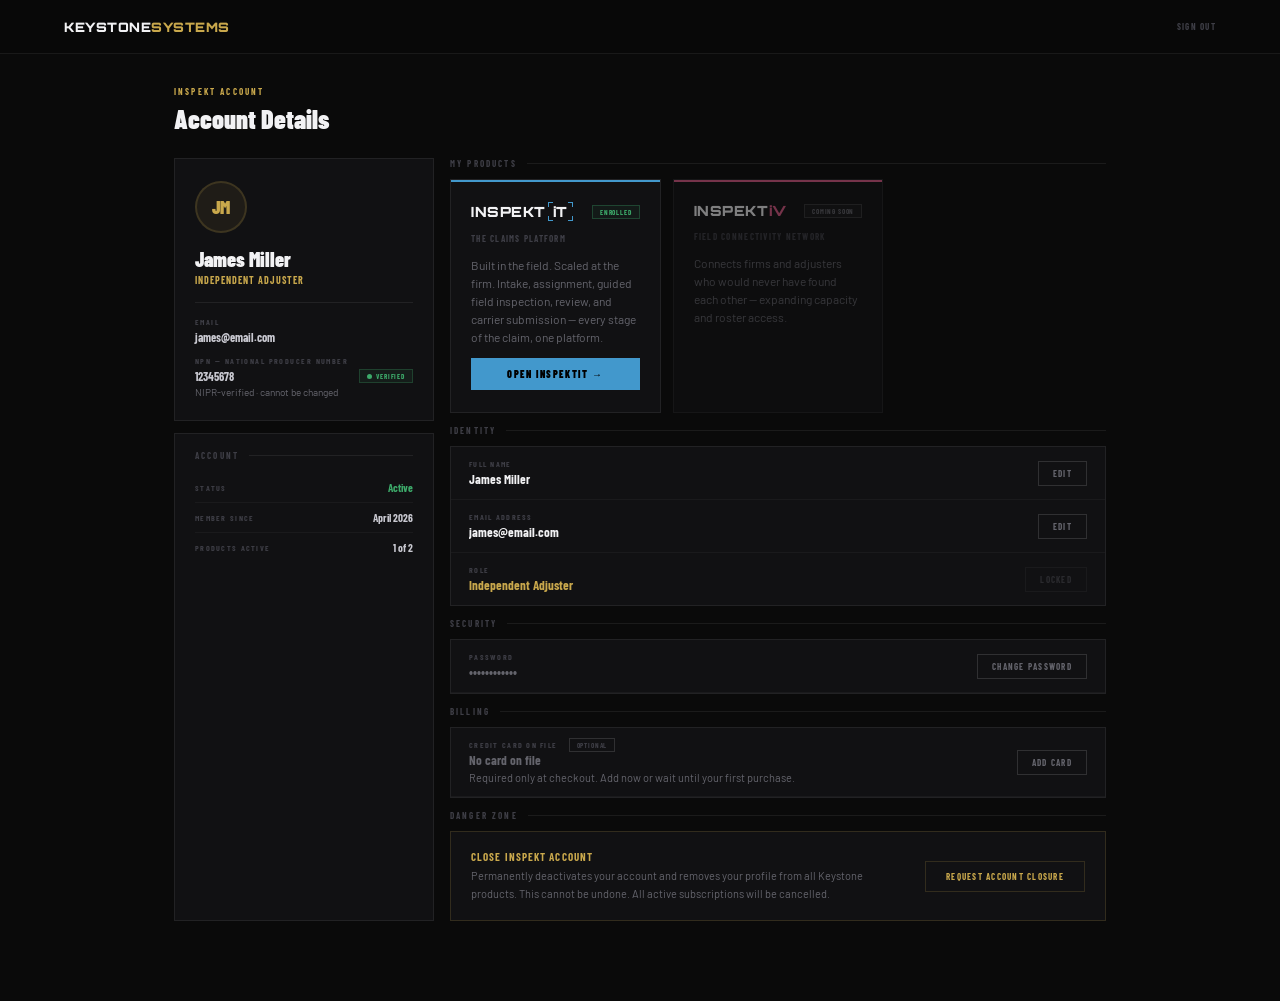
<file: account.html>
<!DOCTYPE html>
<html lang="en">
<head>
<meta charset="UTF-8">
<meta name="viewport" content="width=device-width, initial-scale=1.0">
<title>Account Details — KEYSTONESYSTEMS</title>
<link rel="stylesheet" href="assets/css/shared.css">
<style>
/* ── Nav ── */
nav{position:sticky;top:0;z-index:100;background:rgba(9,9,9,.95);backdrop-filter:blur(12px);
  border-bottom:1px solid var(--border);padding:0 5%;height:54px;
  display:flex;align-items:center;justify-content:space-between;}
.nav-logo{font-family:'Orbitron',sans-serif;font-weight:900;font-size:13px;
  letter-spacing:.04em;color:var(--white);text-decoration:none;}
.nav-logo span{color:var(--bronze);}
.nav-right{display:flex;align-items:center;gap:16px;}
.nav-back{font-family:'Barlow Condensed',sans-serif;font-size:10px;font-weight:700;
  letter-spacing:.14em;text-transform:uppercase;color:var(--muted);
  background:none;border:none;cursor:pointer;transition:color .15s;
  text-decoration:none;display:flex;align-items:center;gap:6px;}
.nav-back:hover{color:var(--white);}
.nav-signout{font-family:'Barlow Condensed',sans-serif;font-size:9px;font-weight:700;
  letter-spacing:.14em;text-transform:uppercase;color:var(--muted-2);
  background:none;border:none;cursor:pointer;transition:color .15s;}
.nav-signout:hover{color:var(--white);}

/* ── Layout ── */
.page{max-width:1060px;margin:0 auto;padding:32px 5% 80px;}

.page-eyebrow{font-family:'Barlow Condensed',sans-serif;font-size:9px;font-weight:700;
  letter-spacing:.24em;text-transform:uppercase;color:var(--bronze);margin-bottom:6px;}
.page-title{font-family:'Barlow Condensed',sans-serif;font-size:26px;font-weight:900;
  color:var(--white);margin-bottom:24px;}

.layout{display:grid;grid-template-columns:260px 1fr;gap:16px;align-items:stretch;}

/* ── LEFT SIDEBAR ── */
.sidebar{display:flex;flex-direction:column;gap:12px;}

.id-card{background:var(--surface);border:1px solid var(--border);padding:22px 20px;}

.avatar{width:52px;height:52px;border-radius:50%;background:var(--bronze-lo);
  border:2px solid var(--bronze-mid);display:flex;align-items:center;justify-content:center;
  font-family:'Barlow Condensed',sans-serif;font-size:18px;font-weight:900;
  color:var(--bronze);margin-bottom:14px;}

.id-name{font-family:'Barlow Condensed',sans-serif;font-size:20px;font-weight:900;
  color:var(--white);margin-bottom:3px;}
.id-role{font-family:'Barlow Condensed',sans-serif;font-size:10px;font-weight:700;
  letter-spacing:.1em;text-transform:uppercase;color:var(--bronze);margin-bottom:16px;}

.id-divider{height:1px;background:var(--border);margin-bottom:14px;}

.id-field{margin-bottom:12px;}
.id-field:last-child{margin-bottom:0;}
.id-lbl{font-family:'Barlow Condensed',sans-serif;font-size:8px;font-weight:700;
  letter-spacing:.18em;text-transform:uppercase;color:var(--muted-2);margin-bottom:3px;}
.id-val{font-family:'Barlow Condensed',sans-serif;font-size:12px;font-weight:700;
  color:var(--dim);}
.id-val.green{color:#3DAA6A;}

.verified-row{display:flex;align-items:center;justify-content:space-between;gap:8px;}
.verified-tag{display:inline-flex;align-items:center;gap:4px;
  font-family:'Barlow Condensed',sans-serif;font-size:7px;font-weight:700;
  letter-spacing:.12em;text-transform:uppercase;color:#3DAA6A;padding:2px 7px;
  background:var(--green-lo);border:1px solid rgba(61,170,106,.25);flex-shrink:0;}
.verified-dot{width:5px;height:5px;border-radius:50%;background:#3DAA6A;}

/* Sidebar status card */
.status-card{background:var(--surface);border:1px solid var(--border);padding:16px 20px;flex:1;}
.status-row{display:flex;align-items:center;justify-content:space-between;
  padding:8px 0;border-bottom:1px solid rgba(255,255,255,.04);}
.status-row:last-child{border-bottom:none;padding-bottom:0;}
.status-row:first-child{padding-top:0;}
.s-lbl{font-family:'Barlow Condensed',sans-serif;font-size:8px;font-weight:700;
  letter-spacing:.16em;text-transform:uppercase;color:var(--muted-2);}
.s-val{font-family:'Barlow Condensed',sans-serif;font-size:11px;font-weight:700;color:var(--dim);}
.s-val.green{color:#3DAA6A;}
.manage-link{font-family:'Barlow Condensed',sans-serif;font-size:8px;font-weight:700;
  letter-spacing:.12em;text-transform:uppercase;color:var(--bronze);
  text-decoration:none;transition:opacity .15s;}
.manage-link:hover{opacity:.75;}

/* ── RIGHT MAIN ── */
.main{display:flex;flex-direction:column;gap:12px;}

.sec-label{font-family:'Barlow Condensed',sans-serif;font-size:9px;font-weight:700;
  letter-spacing:.24em;text-transform:uppercase;color:var(--muted-2);
  margin-bottom:10px;display:flex;align-items:center;gap:10px;}
.sec-label::after{content:'';flex:1;height:1px;background:var(--border);}

.info-card{background:var(--surface);border:1px solid var(--border);}
.info-row{display:flex;align-items:center;justify-content:space-between;
  padding:12px 18px;border-bottom:1px solid rgba(255,255,255,.04);gap:20px;}
.info-row:last-child{border-bottom:none;}
.info-left{display:flex;flex-direction:column;gap:2px;flex:1;min-width:0;}
.info-lbl{font-family:'Barlow Condensed',sans-serif;font-size:8px;font-weight:700;
  letter-spacing:.16em;text-transform:uppercase;color:var(--muted-2);}
.info-val{font-family:'Barlow Condensed',sans-serif;font-size:13px;font-weight:700;
  color:var(--white);white-space:nowrap;overflow:hidden;text-overflow:ellipsis;}
.info-val.muted{color:var(--muted);}
.info-hint{font-size:11px;color:var(--muted);margin-top:1px;}

.edit-btn{font-family:'Barlow Condensed',sans-serif;font-size:9px;font-weight:700;
  letter-spacing:.14em;text-transform:uppercase;padding:6px 14px;
  background:none;border:1px solid var(--border-hi);color:var(--muted);
  cursor:pointer;transition:all .15s;white-space:nowrap;flex-shrink:0;}
.edit-btn:hover{color:var(--white);border-color:rgba(255,255,255,.3);}
.edit-btn.disabled{opacity:.3;cursor:not-allowed;}
.edit-btn.disabled:hover{color:var(--muted);border-color:var(--border-hi);}

/* Password form */
.pw-form{display:none;padding:16px 18px;background:var(--surface-2);border-top:1px solid var(--border);}
.pw-form.open{display:grid;grid-template-columns:1fr 1fr 1fr;gap:12px;}
.pw-form .full{grid-column:1/-1;}
.pw-field{display:flex;flex-direction:column;gap:4px;}
.pw-label{font-family:'Barlow Condensed',sans-serif;font-size:8px;font-weight:700;
  letter-spacing:.16em;text-transform:uppercase;color:var(--muted-2);}
.pw-input{background:rgba(255,255,255,.04);border:1px solid var(--border-hi);
  color:var(--white);font-family:'Barlow',sans-serif;font-size:13px;
  padding:8px 12px;outline:none;transition:border-color .15s;width:100%;}
.pw-input:focus{border-color:rgba(201,168,76,.4);}
.pw-actions{display:flex;gap:8px;align-items:center;}
.btn-save{font-family:'Barlow Condensed',sans-serif;font-size:9px;font-weight:900;
  letter-spacing:.16em;text-transform:uppercase;padding:8px 20px;
  background:var(--bronze);color:#000;border:none;cursor:pointer;transition:background .15s;}
.btn-save:hover{background:#d4b55a;}
.btn-cancel-sm{font-family:'Barlow Condensed',sans-serif;font-size:9px;font-weight:700;
  letter-spacing:.14em;text-transform:uppercase;padding:8px 14px;
  background:none;border:1px solid var(--border-hi);color:var(--muted);
  cursor:pointer;transition:all .15s;}
.btn-cancel-sm:hover{color:var(--white);}

/* Danger zone */
.danger-card{background:var(--surface);border:1px solid var(--bronze-mid);padding:18px 20px;
  display:flex;align-items:center;justify-content:space-between;gap:24px;}
.danger-title{font-family:'Barlow Condensed',sans-serif;font-size:11px;font-weight:700;
  letter-spacing:.1em;text-transform:uppercase;color:var(--bronze);margin-bottom:4px;}
.danger-sub{font-size:11px;color:var(--muted);line-height:1.6;max-width:500px;}
.btn-danger{font-family:'Barlow Condensed',sans-serif;font-size:9px;font-weight:700;
  letter-spacing:.14em;text-transform:uppercase;padding:9px 20px;
  background:none;border:1px solid var(--bronze-mid);color:var(--bronze);
  cursor:pointer;transition:all .15s;white-space:nowrap;flex-shrink:0;}
.btn-danger:hover{background:var(--bronze-lo);}

/* ── Products Section ── */
.products-grid{display:grid;grid-template-columns:repeat(3,1fr);gap:12px;}
.product-card{background:var(--surface);border:1px solid var(--border);padding:22px 20px;
  position:relative;overflow:hidden;display:flex;flex-direction:column;gap:12px;}
.product-card::before{content:'';position:absolute;top:0;left:0;right:0;height:2px;
  background:var(--card-accent);}
.product-card-wm{font-family:'Orbitron',sans-serif;font-size:14px;font-weight:900;
  letter-spacing:.04em;color:var(--white);display:inline-flex;align-items:center;}
.product-card-tag{font-family:'Barlow Condensed',sans-serif;font-size:9px;font-weight:700;
  letter-spacing:.14em;text-transform:uppercase;color:var(--muted-2);}
.product-card-desc{font-size:12px;color:var(--muted);line-height:1.5;flex:1;}

.product-btn{font-family:'Barlow Condensed',sans-serif;font-size:10px;font-weight:900;
  letter-spacing:.16em;text-transform:uppercase;padding:10px 20px;
  text-decoration:none;display:inline-block;transition:all .15s;text-align:center;}
.product-btn.primary{background:var(--card-accent);color:#000;border:none;}
.product-btn.primary:hover{opacity:.85;}
.product-btn.secondary{background:none;border:1px solid var(--border-hi);color:var(--muted);
  cursor:pointer;}
.product-btn.secondary:hover{border-color:rgba(255,255,255,.3);color:var(--white);}

.product-status-pill{font-family:'Barlow Condensed',sans-serif;font-size:7px;font-weight:700;
  letter-spacing:.12em;text-transform:uppercase;padding:2px 7px;display:inline-block;}
.pill-enrolled{color:#3DAA6A;border:1px solid rgba(61,170,106,.3);background:rgba(61,170,106,.06);}
.pill-available{color:var(--bronze);border:1px solid rgba(201,168,76,.3);background:rgba(201,168,76,.06);}
.pill-coming-soon{color:var(--muted);border:1px solid var(--border-hi);background:rgba(255,255,255,.02);}

.product-card.dimmed{opacity:0.5;}

/* Add inline message */
.add-msg{display:none;font-size:11px;color:var(--bronze);margin-top:8px;line-height:1.5;
  font-family:'Barlow',sans-serif;}
.add-msg.show{display:block;}

/* ── Responsive ── */
@media (max-width:960px){
  .layout{grid-template-columns:1fr;}
  .products-grid{grid-template-columns:1fr;}
}
</style>
</head>
<body>

<nav>
  <a class="nav-logo" href="index.html">KEYSTONE<span>SYSTEMS</span></a>
  <div class="nav-right">
    <button class="nav-signout" onclick="window.location='index.html'">Sign Out</button>
  </div>
</nav>

<div class="page">
  <div class="page-eyebrow">Inspekt Account</div>
  <div class="page-title">Account Details</div>

  <div class="layout">

    <!-- LEFT SIDEBAR -->
    <aside class="sidebar">

      <!-- Identity card -->
      <div class="id-card">
        <div class="avatar" id="avatar">JM</div>
        <div class="id-name" id="full-name">James Miller</div>
        <div class="id-role">Independent Adjuster</div>
        <div class="id-divider"></div>
        <div class="id-field">
          <div class="id-lbl">Email</div>
          <div class="id-val" id="sb-email">james@email.com</div>
        </div>
        <div class="id-field">
          <div class="id-lbl">NPN — National Producer Number</div>
          <div class="verified-row">
            <div class="id-val" id="sb-npn">12345678</div>
            <span class="verified-tag"><span class="verified-dot"></span>Verified</span>
          </div>
          <div style="font-size:10px;color:var(--muted);margin-top:3px;">NIPR-verified &middot; cannot be changed</div>
        </div>
      </div>

      <!-- Status card -->
      <div class="status-card">
        <div class="sec-label" style="margin-bottom:12px;">Account</div>
        <div class="status-row">
          <div class="s-lbl">Status</div>
          <div class="s-val green">Active</div>
        </div>
        <div class="status-row">
          <div class="s-lbl">Member Since</div>
          <div class="s-val">April 2026</div>
        </div>
        <div class="status-row">
          <div class="s-lbl">Products Active</div>
          <div class="s-val">1 of 2</div>
        </div>
      </div>

    </aside>

    <!-- RIGHT MAIN -->
    <main class="main">

      <!-- PRODUCTS -->
      <div>
        <div class="sec-label">My Products</div>
        <div class="products-grid">

          <!-- INSPEKTiT — Enrolled (primary) -->
          <div class="product-card" style="--card-accent: var(--blue);">
            <div style="display:flex;align-items:center;justify-content:space-between;">
              <div class="product-card-wm">INSPEKT<span style="position:relative;display:inline-flex;align-items:center;padding:1px 5px;margin-left:2px;"><span style="position:absolute;top:0;left:0;width:5px;height:5px;border-top:1.2px solid var(--blue);border-left:1.2px solid var(--blue);"></span><span style="position:absolute;top:0;right:0;width:5px;height:5px;border-top:1.2px solid var(--blue);border-right:1.2px solid var(--blue);"></span><span style="position:absolute;bottom:0;left:0;width:5px;height:5px;border-bottom:1.2px solid var(--blue);border-left:1.2px solid var(--blue);"></span><span style="position:absolute;bottom:0;right:0;width:5px;height:5px;border-bottom:1.2px solid var(--blue);border-right:1.2px solid var(--blue);"></span>iT</span></div>
              <span class="product-status-pill pill-enrolled">Enrolled</span>
            </div>
            <div class="product-card-tag">The Claims Platform</div>
            <div class="product-card-desc">Built in the field. Scaled at the firm. Intake, assignment, guided field inspection, review, and carrier submission — every stage of the claim, one platform.</div>
            <a href="https://inspektit-app.vercel.app" class="product-btn primary" style="--card-accent:var(--blue);">Open INSPEKTiT &rarr;</a>
          </div>

          <!-- INSPEKTiV — Coming Soon -->
          <div class="product-card dimmed" style="--card-accent: var(--rose);">
            <div style="display:flex;align-items:center;justify-content:space-between;">
              <div class="product-card-wm">INSPEKT<span style="color:var(--rose);">iV</span></div>
              <span class="product-status-pill pill-coming-soon">Coming Soon</span>
            </div>
            <div class="product-card-tag">Field Connectivity Network</div>
            <div class="product-card-desc">Connects firms and adjusters who would never have found each other — expanding capacity and roster access.</div>
          </div>

        </div>
      </div>

      <!-- IDENTITY EDIT -->
      <div>
        <div class="sec-label">Identity</div>
        <div class="info-card">
          <div class="info-row">
            <div class="info-left">
              <div class="info-lbl">Full Name</div>
              <div class="info-val" id="d-name">James Miller</div>
            </div>
            <button class="edit-btn">Edit</button>
          </div>
          <div class="info-row">
            <div class="info-left">
              <div class="info-lbl">Email Address</div>
              <div class="info-val" id="d-email">james@email.com</div>
            </div>
            <button class="edit-btn">Edit</button>
          </div>
          <div class="info-row">
            <div class="info-left">
              <div class="info-lbl">Role</div>
              <div class="info-val" style="color:var(--bronze);">Independent Adjuster</div>
            </div>
            <button class="edit-btn disabled">Locked</button>
          </div>
        </div>
      </div>

      <!-- SECURITY -->
      <div>
        <div class="sec-label">Security</div>
        <div class="info-card">
          <div class="info-row">
            <div class="info-left">
              <div class="info-lbl">Password</div>
              <div class="info-val muted">&bull;&bull;&bull;&bull;&bull;&bull;&bull;&bull;&bull;&bull;&bull;&bull;</div>
            </div>
            <button class="edit-btn" onclick="togglePwForm()">Change Password</button>
          </div>
          <div class="pw-form" id="pw-form">
            <div class="pw-field">
              <label class="pw-label">Current Password</label>
              <input class="pw-input" type="password" placeholder="Current password">
            </div>
            <div class="pw-field">
              <label class="pw-label">New Password</label>
              <input class="pw-input" type="password" placeholder="New password">
            </div>
            <div class="pw-field">
              <label class="pw-label">Confirm New Password</label>
              <input class="pw-input" type="password" placeholder="Repeat new password">
            </div>
            <div class="pw-actions full">
              <button class="btn-save">Update Password</button>
              <button class="btn-cancel-sm" onclick="togglePwForm()">Cancel</button>
            </div>
          </div>
        </div>
      </div>

      <!-- BILLING -->
      <div>
        <div class="sec-label">Billing</div>
        <div class="info-card">
          <div class="info-row">
            <div class="info-left">
              <div class="info-lbl">Credit Card on File <span style="font-family:'Barlow Condensed',sans-serif;font-size:7px;font-weight:700;letter-spacing:.12em;text-transform:uppercase;color:var(--muted-2);margin-left:8px;padding:2px 7px;border:1px solid var(--border-hi);">Optional</span></div>
              <div class="info-val muted" id="card-status">No card on file</div>
              <div class="info-hint">Required only at checkout. Add now or wait until your first purchase.</div>
            </div>
            <button class="edit-btn" id="card-btn" onclick="toggleCardForm()">Add Card</button>
          </div>
          <div class="pw-form" id="card-form" style="grid-template-columns:1fr 1fr 1fr;">
            <div class="pw-field" style="grid-column:1/-1;">
              <label class="pw-label">Card Number</label>
              <input class="pw-input" type="text" placeholder="1234 5678 9012 3456" maxlength="19" oninput="fmtCard(this)">
            </div>
            <div class="pw-field">
              <label class="pw-label">Cardholder Name</label>
              <input class="pw-input" type="text" placeholder="Name on card">
            </div>
            <div class="pw-field">
              <label class="pw-label">Expiration</label>
              <input class="pw-input" type="text" placeholder="MM / YY" maxlength="7" oninput="fmtExp(this)">
            </div>
            <div class="pw-field">
              <label class="pw-label">CVV</label>
              <input class="pw-input" type="text" placeholder="&bull;&bull;&bull;" maxlength="4">
            </div>
            <div class="pw-actions full">
              <button class="btn-save" onclick="saveCard()">Save Card</button>
              <button class="btn-cancel-sm" onclick="toggleCardForm()">Cancel</button>
              <span style="font-family:'Barlow Condensed',sans-serif;font-size:8px;font-weight:600;letter-spacing:.08em;color:var(--muted-2);margin-left:4px;">Encrypted &amp; stored securely</span>
            </div>
          </div>
        </div>
      </div>

      <!-- DANGER ZONE -->
      <div>
        <div class="sec-label">Danger Zone</div>
        <div class="danger-card">
          <div>
            <div class="danger-title">Close Inspekt Account</div>
            <div class="danger-sub">Permanently deactivates your account and removes your profile from all Keystone products. This cannot be undone. All active subscriptions will be cancelled.</div>
          </div>
          <button class="btn-danger" onclick="showCloseConfirm()">Request Account Closure</button>
        </div>
      </div>

      <!-- CONFIRM PANEL -->
      <div id="close-confirm" style="display:none;background:var(--surface);border:1px solid var(--bronze-mid);padding:20px 22px;margin-top:-4px;">
        <div style="font-family:'Barlow Condensed',sans-serif;font-size:11px;font-weight:700;letter-spacing:.12em;text-transform:uppercase;color:var(--bronze);margin-bottom:6px;">Are you absolutely sure?</div>
        <div style="font-size:12px;color:var(--muted);line-height:1.7;margin-bottom:14px;">This is permanent and cannot be undone. Your adjuster profile and all product data will be deleted. Type <strong style="color:var(--dim);font-weight:600;">CLOSE</strong> to confirm.</div>
        <input id="close-input" class="pw-input" type="text" placeholder="Type CLOSE to confirm" style="max-width:260px;margin-bottom:14px;display:block;" oninput="checkCloseInput()">
        <div style="display:flex;align-items:center;gap:10px;">
          <button class="btn-danger" id="confirm-close-btn" disabled style="opacity:.35;cursor:not-allowed;">Permanently Close Account</button>
          <button class="btn-cancel-sm" onclick="hideCloseConfirm()">Cancel</button>
        </div>
      </div>

    </main>
  </div>
</div>

<script>
var USER = {
  name:     'James Miller',
  initials: 'JM',
  npn:      '12345678',
  email:    'james@email.com',
};
document.getElementById('full-name').textContent = USER.name;
document.getElementById('avatar').textContent    = USER.initials;
document.getElementById('sb-email').textContent  = USER.email;
document.getElementById('sb-npn').textContent    = USER.npn;
document.getElementById('d-name').textContent    = USER.name;
document.getElementById('d-email').textContent   = USER.email;

function togglePwForm() {
  document.getElementById('pw-form').classList.toggle('open');
}

function toggleCardForm() {
  document.getElementById('card-form').classList.toggle('open');
}

function fmtCard(el) {
  var v = el.value.replace(/\D/g,'').substring(0,16);
  el.value = v.replace(/(.{4})/g,'$1 ').trim();
}

function fmtExp(el) {
  var v = el.value.replace(/\D/g,'').substring(0,4);
  if (v.length >= 3) v = v.substring(0,2) + ' / ' + v.substring(2);
  el.value = v;
}

function saveCard() {
  var num = document.querySelector('#card-form input').value.replace(/\s/g,'');
  if (num.length < 15) { alert('Please enter a valid card number.'); return; }
  var last4 = num.slice(-4);
  document.getElementById('card-status').textContent = '\u2022\u2022\u2022\u2022 \u2022\u2022\u2022\u2022 \u2022\u2022\u2022\u2022 ' + last4;
  document.getElementById('card-status').style.color = 'var(--white)';
  document.getElementById('card-btn').textContent = 'Update';
  document.getElementById('card-form').classList.remove('open');
}

function showCloseConfirm() {
  document.getElementById('close-confirm').style.display = 'block';
  document.getElementById('close-input').value = '';
  document.getElementById('confirm-close-btn').disabled = true;
  document.getElementById('confirm-close-btn').style.opacity = '.35';
  document.getElementById('confirm-close-btn').style.cursor = 'not-allowed';
}
function hideCloseConfirm() {
  document.getElementById('close-confirm').style.display = 'none';
}
function checkCloseInput() {
  var ok = document.getElementById('close-input').value.trim().toUpperCase() === 'CLOSE';
  var btn = document.getElementById('confirm-close-btn');
  btn.disabled = !ok;
  btn.style.opacity = ok ? '1' : '.35';
  btn.style.cursor  = ok ? 'pointer' : 'not-allowed';
}

function showAddMsg(btn) {
  var msg = btn.parentElement.querySelector('.add-msg');
  if (msg) {
    msg.classList.add('show');
    btn.style.display = 'none';
  }
}
</script>
</body>
</html>
</file>
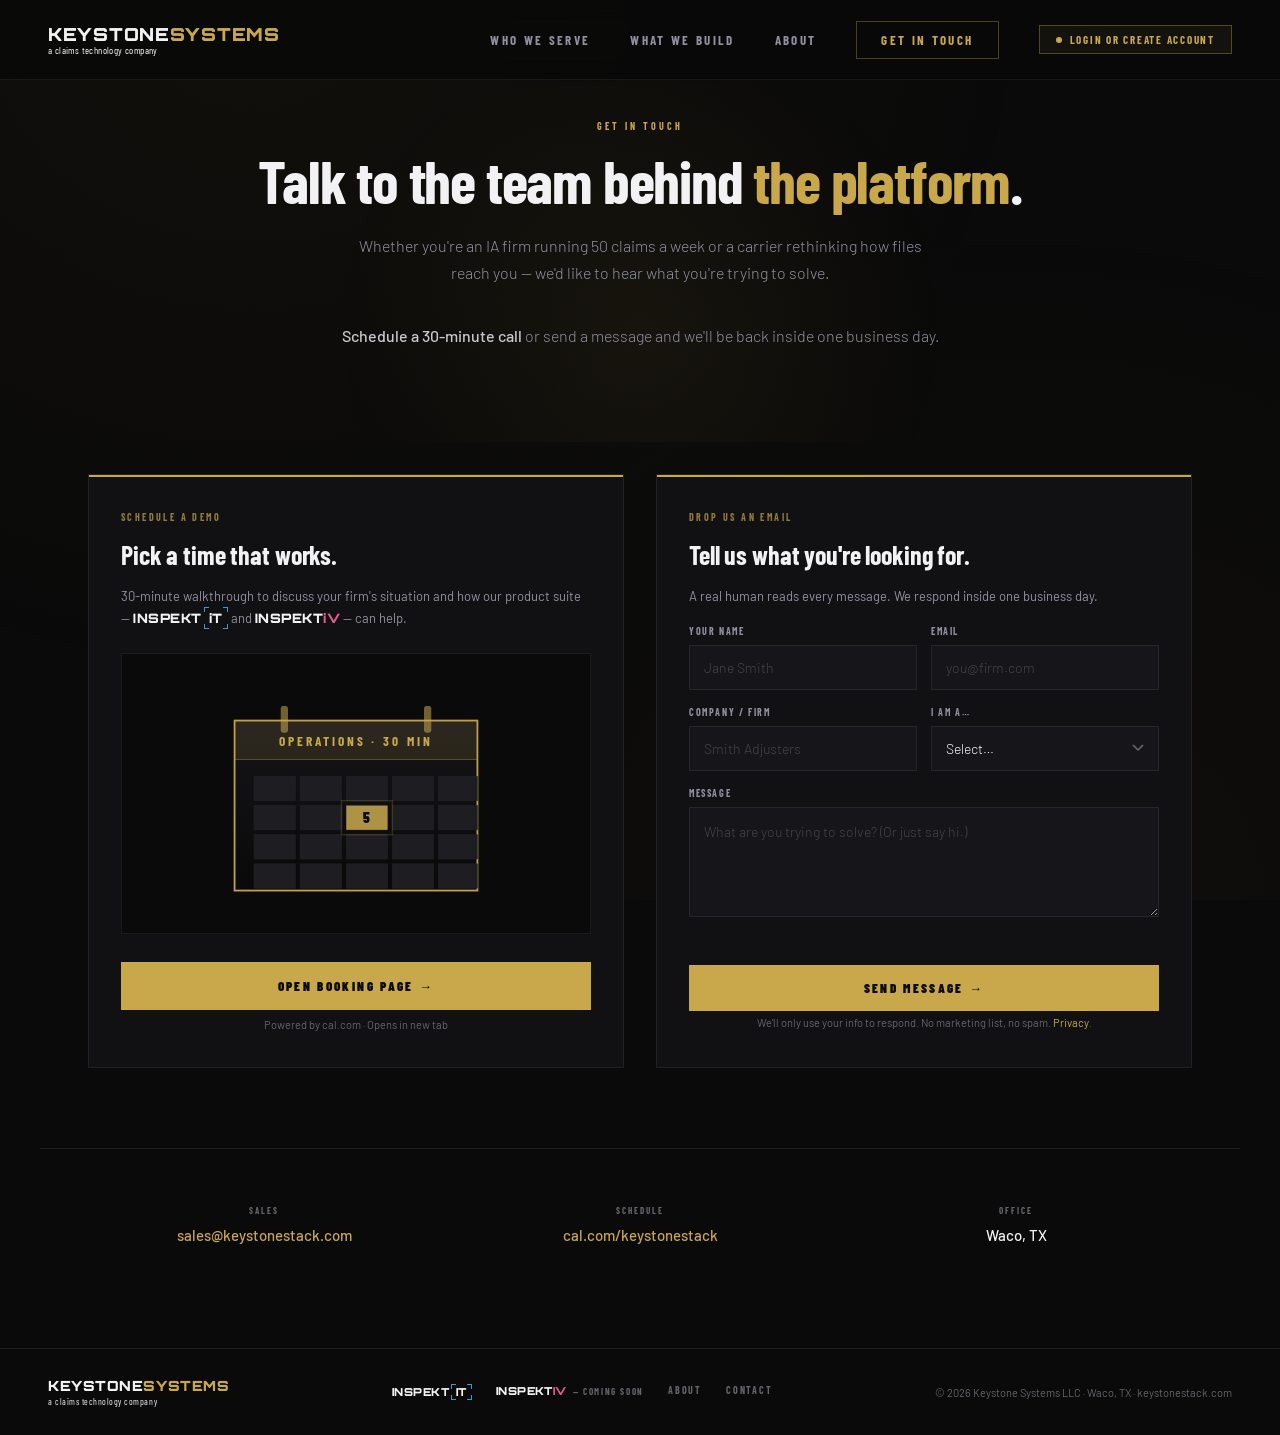
<file: contact.html>
<!DOCTYPE html>
<html lang="en">
<head>
<meta charset="UTF-8">
<meta name="viewport" content="width=device-width, initial-scale=1.0">
<title>Contact KEYSTONESYSTEMS — Schedule a Demo or Talk to Our Team</title>
<meta name="description" content="Talk to the team behind INSPEKTiT and INSPEKTiV. Schedule a demo or send us a message — claim technology built for property insurance.">
<link rel="stylesheet" href="assets/css/shared.css">
<link href="https://fonts.googleapis.com/css2?family=Barlow+Condensed:wght@400;500;600;700;800;900&family=Barlow:wght@300;400;500;600&family=Orbitron:wght@900&display=swap" rel="stylesheet">
<style>
*,*::before,*::after{box-sizing:border-box;margin:0;padding:0;}
:root{
  --black:#0A0A0A;
  --surface:#111114;
  --surface2:#16161a;
  --border:rgba(255,255,255,.07);
  --border-hi:rgba(255,255,255,.13);
  --white:#F2F2F4;
  --dim:#c8c8d0;
  --muted:#9090a0;
  --muted-2:#64646C;
  --bronze:#C9A84C;
  --bronze-lo:rgba(201,168,76,.08);
  --bronze-hi:rgba(201,168,76,.35);
  --blue:#4298CC;
  --green:#5BC273;
  --rose:#E05C8A;
}
html{scroll-behavior:smooth;}
body{
  background:var(--black);
  color:var(--white);
  font-family:'Barlow',sans-serif;
  min-height:100vh;
  overflow-x:hidden;
}
body::before{
  content:'';position:fixed;inset:0;pointer-events:none;z-index:0;
  background:
    radial-gradient(ellipse at 20% 0%,rgba(201,168,76,.04) 0%,transparent 55%),
    radial-gradient(ellipse at 80% 100%,rgba(201,168,76,.03) 0%,transparent 55%);
}
.z1{position:relative;z-index:1;}
a{text-decoration:none;color:inherit;}
button{cursor:pointer;font-family:inherit;}

/* ── NAV (mirrors index.html exactly) ── */
nav{
  position:fixed;top:0;left:0;right:0;z-index:100;
  background:rgba(9,9,9,0.92);backdrop-filter:blur(12px);-webkit-backdrop-filter:blur(12px);
  border-bottom:1px solid var(--border);
  display:flex;align-items:center;justify-content:space-between;
  padding:0 48px;height:80px;
}
.nav-wordmark{text-decoration:none;display:inline-block;line-height:1;}
.nav-wordmark-line1{font-family:'Orbitron',sans-serif;font-size:18px;font-weight:900;letter-spacing:.04em;color:var(--white);display:block;white-space:nowrap;}
.nav-wordmark-line1 .sys{color:var(--bronze);}
.nav-sub{font-family:'Barlow Condensed',sans-serif;font-size:10px;font-weight:400;letter-spacing:.04em;color:var(--white);display:block;margin-top:2px;transform-origin:left center;white-space:nowrap;}
.nav-links{display:flex;align-items:center;gap:40px;}
.nav-link{font-family:'Barlow Condensed',sans-serif;font-size:13px;font-weight:700;letter-spacing:.18em;text-transform:uppercase;color:var(--muted);text-decoration:none;transition:color .2s;}
.nav-link:hover{color:var(--white);}
.nav-cta{font-family:'Barlow Condensed',sans-serif;font-size:13px;font-weight:700;letter-spacing:.18em;text-transform:uppercase;color:var(--bronze);border:1px solid rgba(201,168,76,.35);padding:10px 24px;text-decoration:none;background:none;cursor:pointer;transition:background .2s,color .2s;}
.nav-cta:hover{background:var(--bronze);color:var(--black);}
/* Inspekt Account nav button — mirrors index.html */
.nav-account{display:inline-flex;align-items:center;gap:8px;font-family:'Barlow Condensed',sans-serif;font-size:11px;font-weight:700;letter-spacing:.16em;text-transform:uppercase;padding:7px 16px;border:1px solid rgba(201,168,76,.35);color:var(--bronze);background:rgba(201,168,76,.06);cursor:pointer;transition:all .2s;text-decoration:none;}
.nav-account:hover{background:rgba(201,168,76,.12);border-color:var(--bronze);color:var(--white);}
.nav-account-dot{width:6px;height:6px;border-radius:50%;background:var(--bronze);}

/* ── HERO ── */
.hero{padding:120px 48px 56px;text-align:center;position:relative;overflow:hidden;}
.hero::before{
  content:'';position:absolute;top:80px;left:50%;transform:translateX(-50%);
  width:800px;height:500px;border-radius:50%;
  background:radial-gradient(circle,rgba(201,168,76,.06) 0%,transparent 65%);
  pointer-events:none;
}
.hero-inner{max-width:880px;margin:0 auto;position:relative;}
.hero-eyebrow{font-family:'Barlow Condensed',sans-serif;font-size:10px;font-weight:700;letter-spacing:.3em;text-transform:uppercase;color:var(--bronze);opacity:.7;margin-bottom:18px;animation:fadeUp .5s ease .1s both;}
.hero-headline{
  font-family:'Barlow Condensed',sans-serif;
  font-size:clamp(36px,5.5vw,60px);font-weight:700;line-height:1.0;letter-spacing:-.02em;
  color:var(--white);max-width:780px;margin:0 auto 22px;
  animation:fadeUp .55s ease .12s both;
}
.hero-headline em{font-style:normal;color:var(--bronze);}
.hero-sub{
  font-size:16px;font-weight:300;color:var(--muted);
  line-height:1.7;max-width:600px;margin:0 auto 36px;
  animation:fadeUp .55s ease .18s both;
}
.hero-sub strong{color:var(--dim);font-weight:500;}

/* ── TWO-COLUMN: Schedule + Email Form ── */
.split{
  max-width:1200px;margin:0 auto;
  padding:32px 48px 80px;
  display:grid;grid-template-columns:1fr 1fr;gap:32px;
  align-items:stretch;                /* both cards stretch to match the taller one */
  animation:fadeUp .6s ease .24s both;
}
.col-card{
  background:var(--surface);border:1px solid var(--border);
  padding:36px 32px;display:flex;flex-direction:column;gap:18px;
  position:relative;overflow:hidden;
  height:100%;                        /* fill grid cell vertically */
}
/* Bottom bundle: CTA + caption — sits naturally at bottom because cal-graphic (flex:1) fills the gap */
.card-bottom{display:flex;flex-direction:column;gap:8px;}
/* Form fills its column; submit bundle pushed to bottom of the form */
#contact-form{flex:1;display:flex;flex-direction:column;gap:0;}
#contact-form .form-bottom{margin-top:auto;display:flex;flex-direction:column;gap:8px;}
.col-card::before{
  content:'';position:absolute;top:0;left:0;right:0;height:2px;background:var(--bronze);
}
.col-eyebrow{font-family:'Barlow Condensed',sans-serif;font-size:10px;font-weight:700;letter-spacing:.24em;text-transform:uppercase;color:var(--bronze);opacity:.7;}
.col-title{font-family:'Barlow Condensed',sans-serif;font-size:26px;font-weight:700;color:var(--white);line-height:1.05;letter-spacing:-.005em;}
.col-sub{font-size:13px;color:var(--muted);line-height:1.6;}

/* schedule column — graphic + CTA */
.cal-graphic{
  flex:1;min-height:200px;
  background:var(--black);border:1px solid var(--border);
  display:flex;align-items:center;justify-content:center;padding:18px;
  margin-top:6px;
}
.cal-graphic svg{width:100%;height:auto;max-width:340px;}
.schedule-cta{
  display:inline-flex;align-items:center;justify-content:center;gap:8px;
  font-family:'Barlow Condensed',sans-serif;font-size:13px;font-weight:900;letter-spacing:.18em;text-transform:uppercase;
  background:var(--bronze);color:var(--black);padding:16px 32px;text-decoration:none;
  transition:opacity .2s;margin-top:10px;
}
.schedule-cta:hover{opacity:.85;}

/* form column */
.field-row{display:flex;flex-direction:column;gap:8px;}
.field-row label{
  font-family:'Barlow Condensed',sans-serif;font-size:10px;font-weight:700;
  letter-spacing:.16em;text-transform:uppercase;color:var(--muted);
}
.field-row input, .field-row select, .field-row textarea{
  background:var(--surface2);border:1px solid var(--border);color:var(--white);
  padding:13px 14px;font-family:'Barlow',sans-serif;font-size:14px;font-weight:300;
  width:100%;outline:none;transition:border-color .15s;
  appearance:none;-webkit-appearance:none;border-radius:0;
}
.field-row input:focus, .field-row select:focus, .field-row textarea:focus{
  border-color:var(--bronze);background:var(--bronze-lo);
}
.field-row input::placeholder, .field-row textarea::placeholder{color:rgba(255,255,255,.2);}
.field-row select{
  background-image:url("data:image/svg+xml,%3Csvg xmlns='http://www.w3.org/2000/svg' width='12' height='8' viewBox='0 0 12 8'%3E%3Cpath d='M1 1l5 5 5-5' stroke='%236B6B6B' stroke-width='1.5' fill='none'/%3E%3C/svg%3E");
  background-repeat:no-repeat;background-position:right 14px center;padding-right:36px;cursor:pointer;
}
.field-row select option{background:var(--surface);color:var(--white);}
.field-row textarea{resize:vertical;min-height:110px;line-height:1.5;font-family:'Barlow',sans-serif;}
.field-pair{display:grid;grid-template-columns:1fr 1fr;gap:14px;}

.form-submit{
  width:100%;padding:15px;background:var(--bronze);color:var(--black);border:none;
  font-family:'Barlow Condensed',sans-serif;font-size:13px;font-weight:900;letter-spacing:.18em;text-transform:uppercase;
  cursor:pointer;transition:opacity .2s;margin-top:10px;
  /* Visual nudge: shift button down ~4px without affecting disclaimer below */
  position:relative;top:4px;
}
.form-submit + .form-privacy{margin-top:0;}
.form-submit:hover{opacity:.85;}
.form-submit:disabled{opacity:.4;cursor:not-allowed;}

.form-status{padding:14px 16px;font-size:13px;line-height:1.5;display:none;border-left:3px solid;}
.form-status.show{display:block;}
.form-status.ok{background:rgba(91,194,115,.08);border-left-color:var(--green);color:var(--white);}
.form-status.err{background:rgba(224,92,138,.08);border-left-color:var(--rose);color:var(--white);}

.form-privacy{font-size:11px;color:var(--muted-2);text-align:center;margin-top:10px;line-height:1.5;}
.form-privacy a{color:var(--bronze);}

/* ── DIRECT CONTACT STRIP ── */
.direct-strip{
  max-width:1200px;margin:0 auto;
  padding:32px 48px 80px;
  display:grid;grid-template-columns:repeat(3,1fr);gap:24px;text-align:center;
  border-top:1px solid var(--border);
}
.direct-card{padding:24px 20px;}
.direct-label{font-family:'Barlow Condensed',sans-serif;font-size:9px;font-weight:700;letter-spacing:.22em;text-transform:uppercase;color:var(--muted-2);margin-bottom:10px;}
.direct-value{font-size:15px;color:var(--white);font-weight:500;}
.direct-value a{color:var(--bronze);transition:opacity .15s;}
.direct-value a:hover{opacity:.8;}

/* ── FOOTER (mirrors index.html exactly) ── */
footer{
  padding:28px 48px;border-top:1px solid var(--border);
  display:flex;align-items:center;justify-content:space-between;flex-wrap:wrap;gap:16px;
}
.footer-wm{font-family:'Orbitron',sans-serif;font-size:13px;font-weight:900;letter-spacing:.04em;color:var(--white);display:flex;flex-direction:column;}
.footer-wm .sys{color:var(--bronze);}
.footer-tagline{font-family:'Barlow Condensed',sans-serif;font-size:9px;font-weight:400;color:var(--white);margin-top:2px;transform-origin:left center;white-space:nowrap;}
.footer-links{display:flex;gap:24px;flex-wrap:wrap;}
.footer-link{font-family:'Barlow Condensed',sans-serif;font-size:10px;font-weight:700;letter-spacing:.18em;text-transform:uppercase;color:var(--muted-2);text-decoration:none;transition:color .2s;}
.footer-link:hover{color:var(--white);}
.footer-copy{font-size:11px;color:var(--muted-2);}

@keyframes fadeUp{from{opacity:0;transform:translateY(16px);}to{opacity:1;transform:translateY(0);}}

@media(max-width:960px){
  nav{padding:0 24px;}
  .nav-links{display:none;}
  .hero{padding:112px 24px 40px;}
  .split{padding:24px 24px 60px;grid-template-columns:1fr;gap:24px;}
  .direct-strip{padding:32px 24px 60px;grid-template-columns:1fr;gap:18px;text-align:left;}
  .direct-card{padding:14px 0;border-bottom:1px solid var(--border);}
  .direct-card:last-child{border-bottom:none;}
  footer{padding:32px 24px;}
}
</style>
</head>
<body>

<!-- NAV -->
<nav>
  <a href="/" class="nav-wordmark">
    <span class="nav-wordmark-line1">KEYSTONE<span class="sys">SYSTEMS</span></span>
    <span class="nav-sub" id="nav-tagline">a claims technology company</span>
  </a>
  <div class="nav-links">
    <a href="/#who-we-serve" class="nav-link">Who We Serve</a>
    <a href="/#what-we-build" class="nav-link">What We Build</a>
    <a href="/#about" class="nav-link">About</a>
    <a href="/contact.html" class="nav-cta">Get In Touch</a>
    <a href="/account.html" class="nav-account"><span class="nav-account-dot"></span>Login or Create Account</a>
  </div>
</nav>

<!-- HERO -->
<div class="hero z1">
  <div class="hero-inner">
    <div class="hero-eyebrow">Get In Touch</div>
    <h1 class="hero-headline">Talk to the team behind <em>the platform</em>.</h1>
    <p class="hero-sub">Whether you're an IA firm running 50 claims a week or a carrier rethinking how files reach you — we'd like to hear what you're trying to solve.</p>
    <p class="hero-sub" style="margin-top:14px;"><strong>Schedule a 30-minute call</strong> or send a message and we'll be back inside one business day.</p>
  </div>
</div>

<!-- TWO-COLUMN: Schedule + Form -->
<div class="split z1">

  <!-- LEFT: Schedule a Demo (graphic + CTA, no iframe) -->
  <div class="col-card">
    <div class="col-eyebrow">Schedule a Demo</div>
    <div class="col-title">Pick a time that works.</div>
    <div class="col-sub">30-minute walkthrough to discuss your firm's situation and how our product suite —
      <span style="font-family:'Orbitron',sans-serif;font-weight:900;letter-spacing:.04em;color:var(--white);display:inline-flex;align-items:center;"><span>INSPEKT</span><span style="position:relative;display:inline-flex;align-items:center;padding:1px 5px;margin-left:2px;"><span style="position:absolute;top:0;left:0;width:5px;height:5px;border-top:1.5px solid var(--blue);border-left:1.5px solid var(--blue);"></span><span style="position:absolute;top:0;right:0;width:5px;height:5px;border-top:1.5px solid var(--blue);border-right:1.5px solid var(--blue);"></span><span style="position:absolute;bottom:0;left:0;width:5px;height:5px;border-bottom:1.5px solid var(--blue);border-left:1.5px solid var(--blue);"></span><span style="position:absolute;bottom:0;right:0;width:5px;height:5px;border-bottom:1.5px solid var(--blue);border-right:1.5px solid var(--blue);"></span>iT</span></span>
      and <span style="font-family:'Orbitron',sans-serif;font-weight:900;letter-spacing:.04em;color:var(--white);">INSPEKT<span style="color:var(--rose);">iV</span></span> — can help.
    </div>

    <!-- Calendar graphic (pure SVG, no external dependency) -->
    <div class="cal-graphic">
      <svg viewBox="0 0 280 200" xmlns="http://www.w3.org/2000/svg" aria-hidden="true">
        <defs>
          <linearGradient id="cal-grad" x1="0" y1="0" x2="0" y2="1">
            <stop offset="0" stop-color="#16161a"/>
            <stop offset="1" stop-color="#0a0a0a"/>
          </linearGradient>
        </defs>
        <!-- calendar body -->
        <rect x="40" y="40" width="200" height="140" fill="url(#cal-grad)" stroke="#C9A84C" stroke-width="1.5" opacity="0.95"/>
        <!-- header strip -->
        <rect x="40" y="40" width="200" height="32" fill="#C9A84C" opacity="0.12"/>
        <line x1="40" y1="72" x2="240" y2="72" stroke="#C9A84C" stroke-width="0.8" opacity="0.4"/>
        <!-- binding rings -->
        <rect x="78" y="28" width="6" height="22" rx="2" fill="#C9A84C" opacity="0.55"/>
        <rect x="196" y="28" width="6" height="22" rx="2" fill="#C9A84C" opacity="0.55"/>
        <!-- "MIKE WEAVER" header text -->
        <text x="140" y="61" text-anchor="middle" font-family="'Barlow Condensed',sans-serif" font-weight="700" font-size="11" letter-spacing="2.4" fill="#C9A84C">OPERATIONS · 30 MIN</text>
        <!-- date grid (4 cols x 4 rows of small boxes) -->
        <g fill="#1e1e22" stroke="#222226" stroke-width="0.5">
          <rect x="56"  y="86" width="34" height="20"/>
          <rect x="94"  y="86" width="34" height="20"/>
          <rect x="132" y="86" width="34" height="20"/>
          <rect x="170" y="86" width="34" height="20"/>
          <rect x="208" y="86" width="32" height="20"/>
          <rect x="56"  y="110" width="34" height="20"/>
          <rect x="94"  y="110" width="34" height="20"/>
          <rect x="132" y="110" width="34" height="20"/>
          <rect x="170" y="110" width="34" height="20"/>
          <rect x="208" y="110" width="32" height="20"/>
          <rect x="56"  y="134" width="34" height="20"/>
          <rect x="94"  y="134" width="34" height="20"/>
          <rect x="132" y="134" width="34" height="20"/>
          <rect x="170" y="134" width="34" height="20"/>
          <rect x="208" y="134" width="32" height="20"/>
          <rect x="56"  y="158" width="34" height="20"/>
          <rect x="94"  y="158" width="34" height="20"/>
          <rect x="132" y="158" width="34" height="20"/>
          <rect x="170" y="158" width="34" height="20"/>
          <rect x="208" y="158" width="32" height="20"/>
        </g>
        <!-- highlighted "your slot" -->
        <rect x="132" y="110" width="34" height="20" fill="#C9A84C" opacity="0.85"/>
        <text x="149" y="124" text-anchor="middle" font-family="'Barlow Condensed',sans-serif" font-weight="900" font-size="12" fill="#0a0a0a" id="cal-today-num">14</text>
        <!-- pulse around highlighted slot -->
        <rect x="128" y="106" width="42" height="28" fill="none" stroke="#C9A84C" stroke-width="1.2" opacity="0.45">
          <animate attributeName="opacity" values="0.55;0;0.55" dur="2.4s" repeatCount="indefinite"/>
        </rect>
      </svg>
    </div>

    <div class="card-bottom">
      <a class="schedule-cta" href="https://keystonestack.cal.com/mike/intro" target="_blank" rel="noopener">
        Open Booking Page →
      </a>
      <div style="font-size:11px;color:var(--muted-2);text-align:center;">Powered by cal.com · Opens in new tab</div>
    </div>
  </div>

  <!-- RIGHT: Email Form -->
  <div class="col-card">
    <div class="col-eyebrow">Drop Us An Email</div>
    <div class="col-title">Tell us what you're looking for.</div>
    <div class="col-sub">A real human reads every message. We respond inside one business day.</div>

    <form id="contact-form" onsubmit="submitContact(event)">
      <!-- Web3Forms hidden fields. To activate real submissions, sign up at
           web3forms.com with sales@keystonestack.com and paste the access
           key into the data-access-key attribute on the form below. Until
           then the form falls back to a mailto: link. -->
      <input type="hidden" name="access_key" value="REPLACE_WITH_WEB3FORMS_KEY">
      <input type="hidden" name="subject" value="New contact form submission — keystonestack.com">
      <input type="hidden" name="from_name" value="keystonestack.com">
      <input type="hidden" name="redirect" value="false">

      <div class="field-pair">
        <div class="field-row" style="margin-bottom:16px;">
          <label for="cf-name">Your Name</label>
          <input id="cf-name" name="name" type="text" required autocomplete="name" placeholder="Jane Smith">
        </div>
        <div class="field-row" style="margin-bottom:16px;">
          <label for="cf-email">Email</label>
          <input id="cf-email" name="email" type="email" required autocomplete="email" placeholder="you@firm.com">
        </div>
      </div>

      <div class="field-pair">
        <div class="field-row" style="margin-bottom:16px;">
          <label for="cf-company">Company / Firm</label>
          <input id="cf-company" name="company" type="text" autocomplete="organization" placeholder="Smith Adjusters">
        </div>
        <div class="field-row" style="margin-bottom:16px;">
          <label for="cf-role">I am a…</label>
          <select id="cf-role" name="role">
            <option value="">Select…</option>
            <option value="firm">IA Firm Owner / Manager</option>
            <option value="adjuster">Independent Adjuster</option>
            <option value="carrier">Insurance Carrier</option>
            <option value="other">Something else</option>
          </select>
        </div>
      </div>

      <div class="field-row" style="margin-bottom:16px;">
        <label for="cf-message">Message</label>
        <textarea id="cf-message" name="message" required placeholder="What are you trying to solve? (Or just say hi.)"></textarea>
      </div>

      <div class="form-bottom">
        <div class="form-status" id="form-status"></div>
        <button type="submit" class="form-submit" id="form-submit-btn">Send Message →</button>
        <div class="form-privacy">
          We'll only use your info to respond. No marketing list, no spam. <a href="/#privacy">Privacy</a>.
        </div>
      </div>
    </form>
  </div>

</div>

<!-- DIRECT CONTACT STRIP -->
<div class="direct-strip z1">
  <div class="direct-card">
    <div class="direct-label">Sales</div>
    <div class="direct-value"><a href="mailto:sales@keystonestack.com">sales@keystonestack.com</a></div>
  </div>
  <div class="direct-card">
    <div class="direct-label">Schedule</div>
    <div class="direct-value"><a href="https://keystonestack.cal.com/mike/intro" target="_blank" rel="noopener">cal.com/keystonestack</a></div>
  </div>
  <div class="direct-card">
    <div class="direct-label">Office</div>
    <div class="direct-value">Waco, TX</div>
  </div>
</div>

<!-- FOOTER -->
<footer class="z1">
  <div class="footer-wm" id="footer-lockup">
    <div style="font-family:'Orbitron',sans-serif; font-size:14px; font-weight:900; letter-spacing:.04em; color:var(--white); white-space:nowrap;" id="footer-wm-line">KEYSTONE<span style="color:var(--bronze);">SYSTEMS</span></div>
    <div style="font-family:'Barlow Condensed',sans-serif; font-size:9px; font-weight:400; color:var(--white); margin-top:2px; transform-origin:left center; white-space:nowrap;" id="footer-tagline">a claims technology company</div>
  </div>
  <div class="footer-links">
    <a href="https://inspektit.io" class="footer-link" target="_blank" rel="noopener"><span style="font-family:'Orbitron',sans-serif;font-weight:900;font-size:11px;letter-spacing:.04em;color:var(--white);display:inline-flex;align-items:center;">INSPEKT<span style="position:relative;display:inline-flex;align-items:center;padding:1px 5px;margin-left:2px;"><span style="position:absolute;top:0;left:0;width:5px;height:5px;border-top:1.5px solid var(--blue);border-left:1.5px solid var(--blue);"></span><span style="position:absolute;top:0;right:0;width:5px;height:5px;border-top:1.5px solid var(--blue);border-right:1.5px solid var(--blue);"></span><span style="position:absolute;bottom:0;left:0;width:5px;height:5px;border-bottom:1.5px solid var(--blue);border-left:1.5px solid var(--blue);"></span><span style="position:absolute;bottom:0;right:0;width:5px;height:5px;border-bottom:1.5px solid var(--blue);border-right:1.5px solid var(--blue);"></span>iT</span></span></a>
    <a href="/inspektiv.html" class="footer-link"><span style="font-family:'Orbitron',sans-serif;font-weight:900;font-size:11px;letter-spacing:.04em;color:var(--white);">INSPEKT<span style="color:var(--rose);">iV</span></span><span style="margin-left:6px;font-family:'Barlow Condensed',sans-serif;font-size:9px;letter-spacing:.18em;">— COMING SOON</span></a>
    <a href="/#about" class="footer-link">About</a>
    <a href="/contact.html" class="footer-link">Contact</a>
  </div>
  <div class="footer-copy">&copy; 2026 Keystone Systems LLC &middot; Waco, TX &middot; keystonestack.com</div>
</footer>

<script>
  // Stretch the nav tagline to match the wordmark width (matches index.html behavior)
  function stretchTagline(){
    var line = document.querySelector('.nav-wordmark-line1');
    var sub  = document.getElementById('nav-tagline');
    if (line && sub) {
      sub.style.transform = 'scaleX(1)';
      requestAnimationFrame(function(){
        var w1 = line.offsetWidth, w2 = sub.offsetWidth;
        if (w2 > 0) sub.style.transform = 'scaleX(' + (w1/w2) + ')';
      });
    }
  }
  document.fonts.ready.then(function(){ requestAnimationFrame(stretchTagline); });
  window.addEventListener('resize', stretchTagline);

  // Calendar graphic: set the highlighted slot to today's day-of-month so it never looks stale.
  (function setCalendarToday(){
    var el = document.getElementById('cal-today-num');
    if (el) el.textContent = new Date().getDate();
  })();

  // Contact form submission
  // - If a Web3Forms access key is set, posts to web3forms.com (delivers to sales@keystonestack.com)
  // - Otherwise falls back to a mailto: link with the form contents
  async function submitContact(e) {
    e.preventDefault();
    var form = document.getElementById('contact-form');
    var btn = document.getElementById('form-submit-btn');
    var status = document.getElementById('form-status');

    var data = new FormData(form);
    var key = data.get('access_key');
    var name = data.get('name');
    var email = data.get('email');
    var company = data.get('company') || '—';
    var role = data.get('role') || '—';
    var message = data.get('message');

    // No Web3Forms key configured yet — fall back to mailto so submissions still flow.
    if (!key || key === 'REPLACE_WITH_WEB3FORMS_KEY') {
      var subject = encodeURIComponent('Contact form: ' + name + ' (' + (role || 'unknown') + ')');
      var body = encodeURIComponent(
        'Name: ' + name + '\n' +
        'Email: ' + email + '\n' +
        'Company: ' + company + '\n' +
        'Role: ' + role + '\n\n' +
        'Message:\n' + message
      );
      window.location.href = 'mailto:sales@keystonestack.com?subject=' + subject + '&body=' + body;
      status.className = 'form-status ok show';
      status.textContent = 'Opening your email client…';
      return;
    }

    // Web3Forms is configured — submit normally
    btn.disabled = true;
    btn.textContent = 'Sending…';
    status.className = 'form-status';

    try {
      var res = await fetch('https://api.web3forms.com/submit', {
        method: 'POST',
        headers: { 'Content-Type': 'application/json', Accept: 'application/json' },
        body: JSON.stringify(Object.fromEntries(data)),
      });
      var json = await res.json();
      if (res.ok && json.success) {
        status.className = 'form-status ok show';
        status.textContent = "Got it. We'll be in touch within one business day.";
        form.reset();
        btn.textContent = 'Sent ✓';
      } else {
        throw new Error(json.message || 'Submission failed');
      }
    } catch (err) {
      status.className = 'form-status err show';
      status.textContent = 'Something went wrong. Email us directly at sales@keystonestack.com.';
      btn.disabled = false;
      btn.textContent = 'Send Message →';
    }
  }
</script>
</body>
</html>
</file>
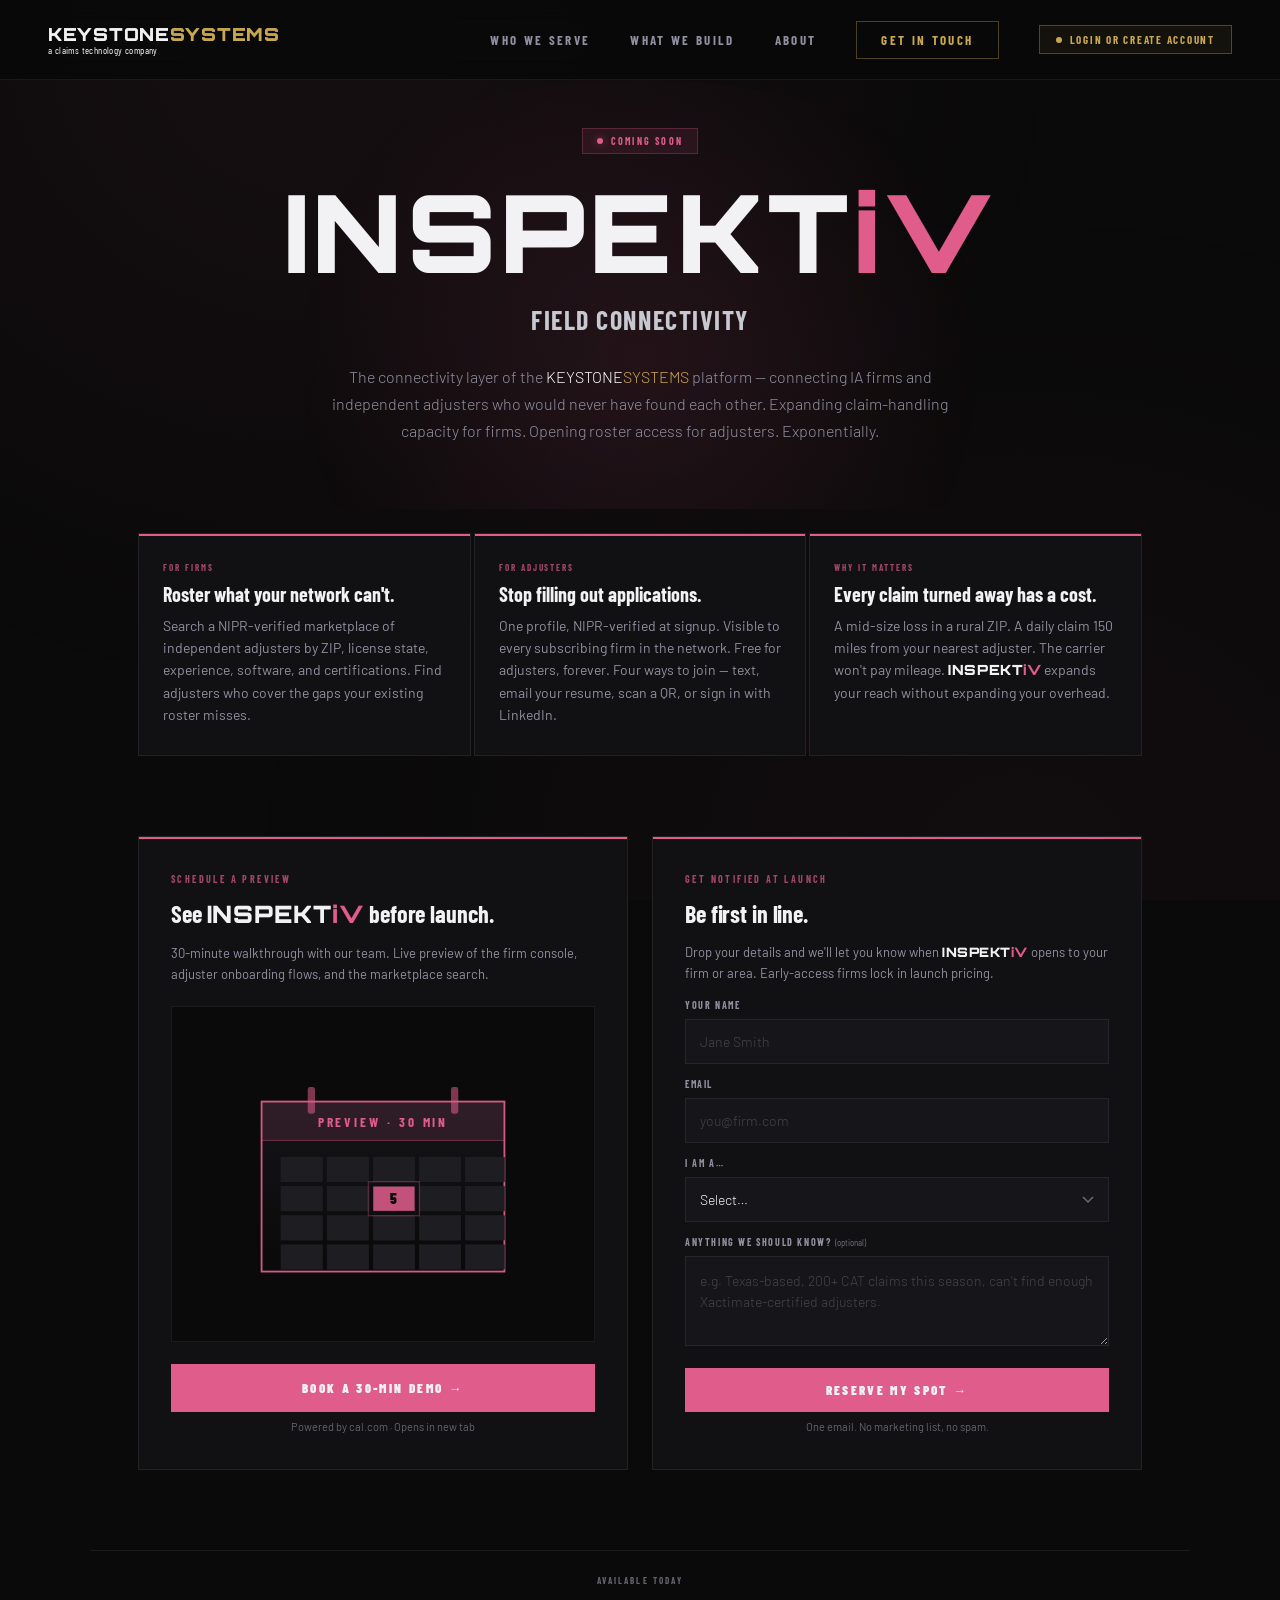
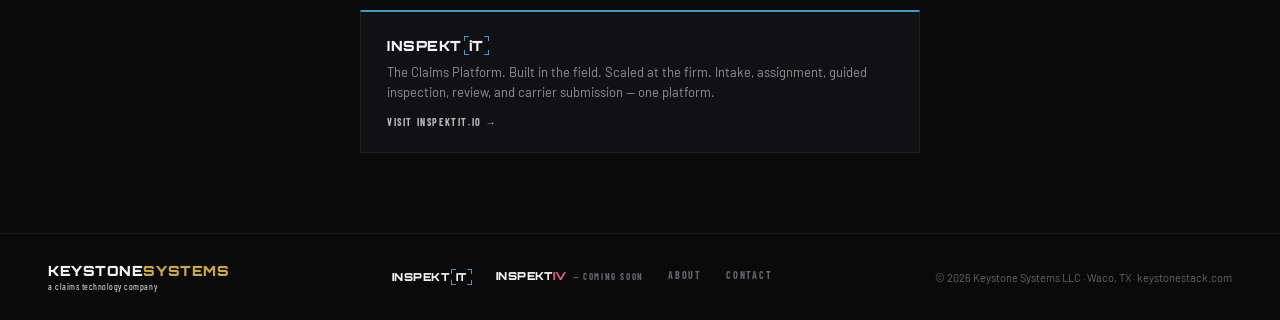
<file: inspektiv.html>
<!DOCTYPE html>
<html lang="en">
<head>
<meta charset="UTF-8">
<meta name="viewport" content="width=device-width, initial-scale=1.0">
<title>INSPEKTiV — Coming Soon · Field Connectivity for Property Insurance</title>
<meta name="description" content="INSPEKTiV is the firm-to-adjuster connectivity layer of the KEYSTONESYSTEMS platform. Coming soon — schedule a preview demo or get notified at launch.">
<link rel="stylesheet" href="assets/css/shared.css">
<link href="https://fonts.googleapis.com/css2?family=Barlow+Condensed:wght@400;500;600;700;800;900&family=Barlow:wght@300;400;500;600&family=Orbitron:wght@900&display=swap" rel="stylesheet">
<style>
*,*::before,*::after{box-sizing:border-box;margin:0;padding:0;}
:root{
  --black:#0A0A0A;
  --surface:#111114;
  --surface2:#16161a;
  --border:rgba(255,255,255,.07);
  --border-hi:rgba(255,255,255,.13);
  --white:#F2F2F4;
  --dim:#c8c8d0;
  --muted:#9090a0;
  --muted-2:#64646C;
  --bronze:#C9A84C;
  --bronze-lo:rgba(201,168,76,.08);
  --bronze-hi:rgba(201,168,76,.35);
  --rose:#E05C8A;
  --rose-lo:rgba(224,92,138,.10);
  --rose-mid:rgba(224,92,138,.25);
  --rose-hi:rgba(224,92,138,.45);
}
html{scroll-behavior:smooth;}
body{
  background:var(--black);color:var(--white);
  font-family:'Barlow',sans-serif;min-height:100vh;overflow-x:hidden;
}
body::before{
  content:'';position:fixed;inset:0;pointer-events:none;z-index:0;
  background:
    radial-gradient(ellipse at 25% 5%,rgba(224,92,138,.06) 0%,transparent 55%),
    radial-gradient(ellipse at 80% 95%,rgba(224,92,138,.04) 0%,transparent 55%);
}
.z1{position:relative;z-index:1;}
a{text-decoration:none;color:inherit;}
button{cursor:pointer;font-family:inherit;}

/* NAV (mirrors index.html exactly) */
nav{
  position:fixed;top:0;left:0;right:0;z-index:100;
  background:rgba(9,9,9,0.92);backdrop-filter:blur(12px);-webkit-backdrop-filter:blur(12px);
  border-bottom:1px solid var(--border);
  display:flex;align-items:center;justify-content:space-between;padding:0 48px;height:80px;
}
.nav-wordmark{text-decoration:none;display:inline-block;line-height:1;}
.nav-wordmark-line1{font-family:'Orbitron',sans-serif;font-size:18px;font-weight:900;letter-spacing:.04em;color:var(--white);display:block;white-space:nowrap;}
.nav-wordmark-line1 .sys{color:var(--bronze);}
.nav-sub{font-family:'Barlow Condensed',sans-serif;font-size:10px;font-weight:400;letter-spacing:.04em;color:var(--white);display:block;margin-top:2px;transform-origin:left center;white-space:nowrap;}
.nav-links{display:flex;align-items:center;gap:40px;}
.nav-link{font-family:'Barlow Condensed',sans-serif;font-size:13px;font-weight:700;letter-spacing:.18em;text-transform:uppercase;color:var(--muted);text-decoration:none;transition:color .2s;}
.nav-link:hover{color:var(--white);}
.nav-cta{font-family:'Barlow Condensed',sans-serif;font-size:13px;font-weight:700;letter-spacing:.18em;text-transform:uppercase;color:var(--bronze);border:1px solid rgba(201,168,76,.35);padding:10px 24px;text-decoration:none;background:none;cursor:pointer;transition:background .2s,color .2s;}
.nav-cta:hover{background:var(--bronze);color:var(--black);}
/* Inspekt Account nav button — mirrors index.html */
.nav-account{display:inline-flex;align-items:center;gap:8px;font-family:'Barlow Condensed',sans-serif;font-size:11px;font-weight:700;letter-spacing:.16em;text-transform:uppercase;padding:7px 16px;border:1px solid rgba(201,168,76,.35);color:var(--bronze);background:rgba(201,168,76,.06);cursor:pointer;transition:all .2s;text-decoration:none;}
.nav-account:hover{background:rgba(201,168,76,.12);border-color:var(--bronze);color:var(--white);}
.nav-account-dot{width:6px;height:6px;border-radius:50%;background:var(--bronze);}

/* HERO */
.hero{padding:128px 48px 64px;text-align:center;position:relative;overflow:hidden;}
.hero::before{
  content:'';position:absolute;top:80px;left:50%;transform:translateX(-50%);
  width:900px;height:560px;border-radius:50%;
  background:radial-gradient(circle,rgba(224,92,138,.10) 0%,transparent 65%);
  pointer-events:none;
}
.hero-inner{max-width:880px;margin:0 auto;position:relative;}

.coming-pill{
  display:inline-flex;align-items:center;gap:8px;
  padding:6px 14px;border:1px solid var(--rose-mid);background:var(--rose-lo);
  font-family:'Barlow Condensed',sans-serif;font-size:10px;font-weight:700;
  letter-spacing:.22em;text-transform:uppercase;color:var(--rose);
  margin-bottom:24px;animation:fadeUp .5s ease both;
}
.coming-pill .dot{width:6px;height:6px;border-radius:50%;background:var(--rose);box-shadow:0 0 8px rgba(224,92,138,.5);animation:pulse 2s infinite;}
@keyframes pulse{0%,100%{opacity:1;}50%{opacity:.4;}}

.product-wm{
  font-family:'Orbitron',sans-serif;font-weight:900;
  font-size:clamp(56px,9vw,108px);letter-spacing:.04em;color:var(--white);
  line-height:1;margin-bottom:18px;animation:fadeUp .55s ease .08s both;
}
.product-wm .acc{color:var(--rose);}

.hero-tagline{
  font-family:'Barlow Condensed',sans-serif;font-size:clamp(18px,2.2vw,26px);font-weight:700;
  letter-spacing:.06em;text-transform:uppercase;color:var(--dim);
  margin-bottom:28px;animation:fadeUp .55s ease .14s both;
}

.hero-sub{
  font-size:16px;font-weight:300;color:var(--muted);
  line-height:1.7;max-width:620px;margin:0 auto;
  animation:fadeUp .55s ease .2s both;
}

/* PITCH GRID */
.pitch{max-width:1100px;margin:0 auto;padding:24px 48px 56px;}
.pitch-grid{display:grid;grid-template-columns:repeat(3,1fr);gap:3px;animation:fadeUp .6s ease .26s both;}
.pitch-card{background:var(--surface);border:1px solid var(--border);padding:28px 24px;position:relative;overflow:hidden;transition:border-color .25s;}
.pitch-card::before{content:'';position:absolute;top:0;left:0;right:0;height:2px;background:var(--rose);}
.pitch-card:hover{border-color:var(--rose-mid);}
.pitch-eyebrow{font-family:'Barlow Condensed',sans-serif;font-size:9px;font-weight:700;letter-spacing:.22em;text-transform:uppercase;color:var(--rose);opacity:.7;margin-bottom:10px;}
.pitch-title{font-family:'Barlow Condensed',sans-serif;font-size:20px;font-weight:700;color:var(--white);margin-bottom:10px;line-height:1.1;}
.pitch-body{font-size:14px;color:var(--muted);line-height:1.6;}

/* DUAL CTA */
.split{
  max-width:1100px;margin:0 auto;
  padding:24px 48px 80px;
  display:grid;grid-template-columns:1fr 1fr;gap:24px;
  align-items:stretch;
  animation:fadeUp .6s ease .32s both;
}
.col-card{
  background:var(--surface);border:1px solid var(--border);
  padding:36px 32px;display:flex;flex-direction:column;gap:16px;
  position:relative;overflow:hidden;height:100%;
}
.col-card::before{content:'';position:absolute;top:0;left:0;right:0;height:2px;background:var(--rose);}
/* Bottom bundle sits naturally at bottom because cal-graphic (flex:1) fills the gap above */
.card-bottom{display:flex;flex-direction:column;gap:8px;}
/* Form fills its column; submit bundle pushed to bottom of the form */
#iv-form{flex:1;display:flex;flex-direction:column;gap:0;}
#iv-form .form-bottom{margin-top:auto;display:flex;flex-direction:column;gap:8px;}
.col-eyebrow{font-family:'Barlow Condensed',sans-serif;font-size:10px;font-weight:700;letter-spacing:.24em;text-transform:uppercase;color:var(--rose);opacity:.7;}
.col-title{font-family:'Barlow Condensed',sans-serif;font-size:24px;font-weight:700;color:var(--white);line-height:1.05;letter-spacing:-.005em;}
.col-sub{font-size:13px;color:var(--muted);line-height:1.6;}

.cal-cta{
  display:inline-flex;align-items:center;justify-content:center;gap:8px;
  font-family:'Barlow Condensed',sans-serif;font-size:13px;font-weight:900;letter-spacing:.18em;text-transform:uppercase;
  background:var(--rose);color:var(--white);padding:16px 32px;text-decoration:none;
  transition:opacity .2s;margin-top:6px;
}
.cal-cta:hover{opacity:.85;}

.field-row{display:flex;flex-direction:column;gap:8px;}
.field-row label{font-family:'Barlow Condensed',sans-serif;font-size:10px;font-weight:700;letter-spacing:.16em;text-transform:uppercase;color:var(--muted);}
.field-row input, .field-row select, .field-row textarea{
  background:var(--surface2);border:1px solid var(--border);color:var(--white);
  padding:13px 14px;font-family:'Barlow',sans-serif;font-size:14px;font-weight:300;
  width:100%;outline:none;transition:border-color .15s;
  appearance:none;-webkit-appearance:none;border-radius:0;
}
.field-row input:focus, .field-row select:focus, .field-row textarea:focus{border-color:var(--rose);background:var(--rose-lo);}
.field-row input::placeholder, .field-row textarea::placeholder{color:rgba(255,255,255,.2);}
.field-row select{
  background-image:url("data:image/svg+xml,%3Csvg xmlns='http://www.w3.org/2000/svg' width='12' height='8' viewBox='0 0 12 8'%3E%3Cpath d='M1 1l5 5 5-5' stroke='%236B6B6B' stroke-width='1.5' fill='none'/%3E%3C/svg%3E");
  background-repeat:no-repeat;background-position:right 14px center;padding-right:36px;cursor:pointer;
}
.field-row select option{background:var(--surface);color:var(--white);}
.field-row textarea{resize:vertical;min-height:90px;line-height:1.5;font-family:'Barlow',sans-serif;}

.form-submit{
  width:100%;padding:14px;background:var(--rose);color:var(--white);border:none;
  font-family:'Barlow Condensed',sans-serif;font-size:13px;font-weight:900;letter-spacing:.18em;text-transform:uppercase;
  cursor:pointer;transition:opacity .2s;margin-top:8px;
}
.form-submit:hover{opacity:.85;}
.form-submit:disabled{opacity:.4;cursor:not-allowed;}

.form-status{padding:14px 16px;font-size:13px;line-height:1.5;display:none;border-left:3px solid;}
.form-status.show{display:block;}
.form-status.ok{background:rgba(91,194,115,.08);border-left-color:#5BC273;color:var(--white);}
.form-status.err{background:rgba(224,92,138,.08);border-left-color:var(--rose);color:var(--white);}

/* RELATED PRODUCTS */
.related{max-width:1100px;margin:0 auto;padding:24px 48px 80px;border-top:1px solid var(--border);}
.related-eyebrow{font-family:'Barlow Condensed',sans-serif;font-size:9px;font-weight:700;letter-spacing:.24em;text-transform:uppercase;color:var(--muted-2);margin-bottom:24px;text-align:center;}
.related-grid{display:grid;grid-template-columns:1fr;gap:3px;max-width:560px;margin:0 auto;}
.related-card{background:var(--surface);border:1px solid var(--border);padding:24px 26px;display:flex;flex-direction:column;gap:8px;transition:border-color .2s;text-decoration:none;}
.related-card.it::before{content:'';position:absolute;}
.related-card.it{border-top:2px solid #4298CC;}
.related-card:hover{border-color:var(--border-hi);}
.related-wm{font-family:'Orbitron',sans-serif;font-weight:900;font-size:14px;letter-spacing:.04em;color:var(--white);}
.related-it .acc{color:#4298CC;}
.related-desc{font-size:13px;color:var(--muted);line-height:1.5;}
.related-cta{font-family:'Barlow Condensed',sans-serif;font-size:10px;font-weight:700;letter-spacing:.16em;text-transform:uppercase;color:var(--white);opacity:.75;margin-top:6px;}

/* FOOTER (mirrors index.html exactly) */
footer{padding:28px 48px;border-top:1px solid var(--border);display:flex;align-items:center;justify-content:space-between;flex-wrap:wrap;gap:16px;}
.footer-wm{font-family:'Orbitron',sans-serif;font-size:13px;font-weight:900;letter-spacing:.04em;color:var(--white);display:flex;flex-direction:column;}
.footer-wm .sys{color:var(--bronze);}
.footer-tagline{font-family:'Barlow Condensed',sans-serif;font-size:9px;font-weight:400;color:var(--white);margin-top:2px;transform-origin:left center;white-space:nowrap;}
.footer-links{display:flex;gap:24px;flex-wrap:wrap;}
.footer-link{font-family:'Barlow Condensed',sans-serif;font-size:10px;font-weight:700;letter-spacing:.18em;text-transform:uppercase;color:var(--muted-2);text-decoration:none;transition:color .2s;}
.footer-link:hover{color:var(--white);}
.footer-copy{font-size:11px;color:var(--muted-2);}

/* Calendar graphic (rose-themed for iV) */
.cal-graphic{
  flex:1;min-height:180px;
  background:var(--black);border:1px solid var(--border);
  display:flex;align-items:center;justify-content:center;padding:18px;
  margin-top:6px;
}
.cal-graphic svg{width:100%;height:auto;max-width:340px;}

@keyframes fadeUp{from{opacity:0;transform:translateY(16px);}to{opacity:1;transform:translateY(0);}}

@media(max-width:960px){
  nav{padding:0 24px;}
  .nav-links{display:none;}
  .hero{padding:120px 24px 48px;}
  .pitch{padding:24px 24px 40px;}
  .pitch-grid{grid-template-columns:1fr;}
  .split{padding:24px 24px 60px;grid-template-columns:1fr;gap:24px;}
  .related{padding:24px 24px 60px;}
  .related-grid{grid-template-columns:1fr;}
  footer{padding:32px 24px;}
}
</style>
</head>
<body>

<!-- NAV -->
<nav>
  <a href="/" class="nav-wordmark">
    <span class="nav-wordmark-line1">KEYSTONE<span class="sys">SYSTEMS</span></span>
    <span class="nav-sub" id="nav-tagline">a claims technology company</span>
  </a>
  <div class="nav-links">
    <a href="/#who-we-serve" class="nav-link">Who We Serve</a>
    <a href="/#what-we-build" class="nav-link">What We Build</a>
    <a href="/#about" class="nav-link">About</a>
    <a href="/contact.html" class="nav-cta">Get In Touch</a>
    <a href="/account.html" class="nav-account"><span class="nav-account-dot"></span>Login or Create Account</a>
  </div>
</nav>

<!-- HERO -->
<div class="hero z1">
  <div class="hero-inner">
    <div class="coming-pill"><span class="dot"></span>Coming Soon</div>
    <div class="product-wm" style="font-family:'Orbitron',sans-serif;font-weight:900;letter-spacing:.04em;color:#F2F2F4;">INSPEKT<span style="color:#E05C8A;">iV</span></div>
    <div class="hero-tagline">Field Connectivity</div>
    <p class="hero-sub">The connectivity layer of the <span style="color:#ffffff;">KEYSTONE</span><span style="color:var(--bronze);">SYSTEMS</span> platform — connecting IA firms and independent adjusters who would never have found each other. Expanding claim-handling capacity for firms. Opening roster access for adjusters. Exponentially.</p>
  </div>
</div>

<!-- PITCH -->
<div class="pitch z1">
  <div class="pitch-grid">
    <div class="pitch-card">
      <div class="pitch-eyebrow">For Firms</div>
      <div class="pitch-title">Roster what your network can't.</div>
      <div class="pitch-body">Search a NIPR-verified marketplace of independent adjusters by ZIP, license state, experience, software, and certifications. Find adjusters who cover the gaps your existing roster misses.</div>
    </div>
    <div class="pitch-card">
      <div class="pitch-eyebrow">For Adjusters</div>
      <div class="pitch-title">Stop filling out applications.</div>
      <div class="pitch-body">One profile, NIPR-verified at signup. Visible to every subscribing firm in the network. Free for adjusters, forever. Four ways to join — text, email your resume, scan a QR, or sign in with LinkedIn.</div>
    </div>
    <div class="pitch-card">
      <div class="pitch-eyebrow">Why It Matters</div>
      <div class="pitch-title">Every claim turned away has a cost.</div>
      <div class="pitch-body">A mid-size loss in a rural ZIP. A daily claim 150 miles from your nearest adjuster. The carrier won't pay mileage. <span style="font-family:'Orbitron',sans-serif;font-weight:900;letter-spacing:.04em;color:var(--white);">INSPEKT<span style="color:var(--rose);">iV</span></span> expands your reach without expanding your overhead.</div>
    </div>
  </div>
</div>

<!-- DUAL CTA: Schedule + Email Form -->
<div class="split z1">

  <!-- SCHEDULE -->
  <div class="col-card">
    <div class="col-eyebrow">Schedule a Preview</div>
    <div class="col-title">See <span style="font-family:'Orbitron',sans-serif;font-weight:900;letter-spacing:.04em;color:var(--white);">INSPEKT<span style="color:var(--rose);">iV</span></span> before launch.</div>
    <div class="col-sub">30-minute walkthrough with our team. Live preview of the firm console, adjuster onboarding flows, and the marketplace search.</div>

    <!-- Calendar graphic (rose-themed, matches contact.html pattern) -->
    <div class="cal-graphic">
      <svg viewBox="0 0 280 200" xmlns="http://www.w3.org/2000/svg" aria-hidden="true">
        <defs>
          <linearGradient id="iv-cal-grad" x1="0" y1="0" x2="0" y2="1">
            <stop offset="0" stop-color="#16161a"/>
            <stop offset="1" stop-color="#0a0a0a"/>
          </linearGradient>
        </defs>
        <!-- calendar body -->
        <rect x="40" y="40" width="200" height="140" fill="url(#iv-cal-grad)" stroke="#E05C8A" stroke-width="1.5" opacity="0.95"/>
        <!-- header strip -->
        <rect x="40" y="40" width="200" height="32" fill="#E05C8A" opacity="0.12"/>
        <line x1="40" y1="72" x2="240" y2="72" stroke="#E05C8A" stroke-width="0.8" opacity="0.4"/>
        <!-- binding rings -->
        <rect x="78" y="28" width="6" height="22" rx="2" fill="#E05C8A" opacity="0.55"/>
        <rect x="196" y="28" width="6" height="22" rx="2" fill="#E05C8A" opacity="0.55"/>
        <!-- header text -->
        <text x="140" y="61" text-anchor="middle" font-family="'Barlow Condensed',sans-serif" font-weight="700" font-size="11" letter-spacing="2.4" fill="#E05C8A">PREVIEW · 30 MIN</text>
        <!-- date grid (5 cols x 4 rows) -->
        <g fill="#1e1e22" stroke="#222226" stroke-width="0.5">
          <rect x="56"  y="86" width="34" height="20"/>
          <rect x="94"  y="86" width="34" height="20"/>
          <rect x="132" y="86" width="34" height="20"/>
          <rect x="170" y="86" width="34" height="20"/>
          <rect x="208" y="86" width="32" height="20"/>
          <rect x="56"  y="110" width="34" height="20"/>
          <rect x="94"  y="110" width="34" height="20"/>
          <rect x="132" y="110" width="34" height="20"/>
          <rect x="170" y="110" width="34" height="20"/>
          <rect x="208" y="110" width="32" height="20"/>
          <rect x="56"  y="134" width="34" height="20"/>
          <rect x="94"  y="134" width="34" height="20"/>
          <rect x="132" y="134" width="34" height="20"/>
          <rect x="170" y="134" width="34" height="20"/>
          <rect x="208" y="134" width="32" height="20"/>
          <rect x="56"  y="158" width="34" height="20"/>
          <rect x="94"  y="158" width="34" height="20"/>
          <rect x="132" y="158" width="34" height="20"/>
          <rect x="170" y="158" width="34" height="20"/>
          <rect x="208" y="158" width="32" height="20"/>
        </g>
        <!-- highlighted slot -->
        <rect x="132" y="110" width="34" height="20" fill="#E05C8A" opacity="0.85"/>
        <text x="149" y="124" text-anchor="middle" font-family="'Barlow Condensed',sans-serif" font-weight="900" font-size="12" fill="#0a0a0a" id="iv-cal-today-num">14</text>
        <!-- pulse -->
        <rect x="128" y="106" width="42" height="28" fill="none" stroke="#E05C8A" stroke-width="1.2" opacity="0.45">
          <animate attributeName="opacity" values="0.55;0;0.55" dur="2.4s" repeatCount="indefinite"/>
        </rect>
      </svg>
    </div>

    <div class="card-bottom">
      <a class="cal-cta" href="https://keystonestack.cal.com/mike/intro" target="_blank" rel="noopener">
        Book a 30-min Demo →
      </a>
      <div style="font-size:11px;color:var(--muted-2);text-align:center;">Powered by cal.com · Opens in new tab</div>
    </div>
  </div>

  <!-- EMAIL FORM -->
  <div class="col-card">
    <div class="col-eyebrow">Get Notified at Launch</div>
    <div class="col-title">Be first in line.</div>
    <div class="col-sub">Drop your details and we'll let you know when <span style="font-family:'Orbitron',sans-serif;font-weight:900;letter-spacing:.04em;color:var(--white);">INSPEKT<span style="color:var(--rose);">iV</span></span> opens to your firm or area. Early-access firms lock in launch pricing.</div>

    <form id="iv-form" onsubmit="submitIV(event)">
      <input type="hidden" name="access_key" value="REPLACE_WITH_WEB3FORMS_KEY">
      <input type="hidden" name="subject" value="INSPEKTiV early access — keystonestack.com">
      <input type="hidden" name="from_name" value="keystonestack.com — iV page">
      <input type="hidden" name="redirect" value="false">

      <div class="field-row" style="margin-bottom:14px;">
        <label for="iv-name">Your Name</label>
        <input id="iv-name" name="name" type="text" required autocomplete="name" placeholder="Jane Smith">
      </div>
      <div class="field-row" style="margin-bottom:14px;">
        <label for="iv-email">Email</label>
        <input id="iv-email" name="email" type="email" required autocomplete="email" placeholder="you@firm.com">
      </div>
      <div class="field-row" style="margin-bottom:14px;">
        <label for="iv-role">I am a…</label>
        <select id="iv-role" name="role" required>
          <option value="">Select…</option>
          <option value="firm">IA Firm Owner / Manager</option>
          <option value="adjuster">Independent Adjuster</option>
          <option value="carrier">Insurance Carrier</option>
          <option value="other">Something else</option>
        </select>
      </div>
      <div class="field-row" style="margin-bottom:14px;">
        <label for="iv-message">Anything we should know? <span style="color:var(--muted-2);font-weight:400;text-transform:none;letter-spacing:0;">(optional)</span></label>
        <textarea id="iv-message" name="message" placeholder="e.g. Texas-based, 200+ CAT claims this season, can't find enough Xactimate-certified adjusters."></textarea>
      </div>

      <div class="form-bottom">
        <div class="form-status" id="iv-status"></div>
        <button type="submit" class="form-submit" id="iv-submit">Reserve My Spot →</button>
        <div style="font-size:11px;color:var(--muted-2);text-align:center;">One email. No marketing list, no spam.</div>
      </div>
    </form>
  </div>

</div>

<!-- RELATED PRODUCTS -->
<div class="related z1">
  <div class="related-eyebrow">Available Today</div>
  <div class="related-grid">
    <a class="related-card it related-it" href="https://inspektit.io" target="_blank" rel="noopener">
      <span style="font-family:'Orbitron',sans-serif;font-weight:900;font-size:14px;letter-spacing:.04em;color:var(--white);display:inline-flex;align-items:center;">INSPEKT<span style="position:relative;display:inline-flex;align-items:center;padding:1px 5px;margin-left:2px;"><span style="position:absolute;top:0;left:0;width:5px;height:5px;border-top:1.5px solid #4298CC;border-left:1.5px solid #4298CC;"></span><span style="position:absolute;top:0;right:0;width:5px;height:5px;border-top:1.5px solid #4298CC;border-right:1.5px solid #4298CC;"></span><span style="position:absolute;bottom:0;left:0;width:5px;height:5px;border-bottom:1.5px solid #4298CC;border-left:1.5px solid #4298CC;"></span><span style="position:absolute;bottom:0;right:0;width:5px;height:5px;border-bottom:1.5px solid #4298CC;border-right:1.5px solid #4298CC;"></span>iT</span></span>
      <div class="related-desc">The Claims Platform. Built in the field. Scaled at the firm. Intake, assignment, guided inspection, review, and carrier submission — one platform.</div>
      <div class="related-cta">Visit inspektit.io →</div>
    </a>
  </div>
</div>

<!-- FOOTER -->
<footer class="z1">
  <div class="footer-wm" id="footer-lockup">
    <div style="font-family:'Orbitron',sans-serif; font-size:14px; font-weight:900; letter-spacing:.04em; color:var(--white); white-space:nowrap;" id="footer-wm-line">KEYSTONE<span style="color:var(--bronze);">SYSTEMS</span></div>
    <div style="font-family:'Barlow Condensed',sans-serif; font-size:9px; font-weight:400; color:var(--white); margin-top:2px; transform-origin:left center; white-space:nowrap;" id="footer-tagline">a claims technology company</div>
  </div>
  <div class="footer-links">
    <a href="https://inspektit.io" class="footer-link" target="_blank" rel="noopener"><span style="font-family:'Orbitron',sans-serif;font-weight:900;font-size:11px;letter-spacing:.04em;color:var(--white);display:inline-flex;align-items:center;">INSPEKT<span style="position:relative;display:inline-flex;align-items:center;padding:1px 5px;margin-left:2px;"><span style="position:absolute;top:0;left:0;width:5px;height:5px;border-top:1.5px solid #4298CC;border-left:1.5px solid #4298CC;"></span><span style="position:absolute;top:0;right:0;width:5px;height:5px;border-top:1.5px solid #4298CC;border-right:1.5px solid #4298CC;"></span><span style="position:absolute;bottom:0;left:0;width:5px;height:5px;border-bottom:1.5px solid #4298CC;border-left:1.5px solid #4298CC;"></span><span style="position:absolute;bottom:0;right:0;width:5px;height:5px;border-bottom:1.5px solid #4298CC;border-right:1.5px solid #4298CC;"></span>iT</span></span></a>
    <a href="/inspektiv.html" class="footer-link"><span style="font-family:'Orbitron',sans-serif;font-weight:900;font-size:11px;letter-spacing:.04em;color:var(--white);">INSPEKT<span style="color:#E05C8A;">iV</span></span><span style="margin-left:6px;font-family:'Barlow Condensed',sans-serif;font-size:9px;letter-spacing:.18em;">— COMING SOON</span></a>
    <a href="/#about" class="footer-link">About</a>
    <a href="/contact.html" class="footer-link">Contact</a>
  </div>
  <div class="footer-copy">&copy; 2026 Keystone Systems LLC &middot; Waco, TX &middot; keystonestack.com</div>
</footer>

<script>
  function stretchTagline(){
    var line = document.querySelector('.nav-wordmark-line1');
    var sub  = document.getElementById('nav-tagline');
    if (line && sub) {
      sub.style.transform = 'scaleX(1)';
      requestAnimationFrame(function(){
        var w1 = line.offsetWidth, w2 = sub.offsetWidth;
        if (w2 > 0) sub.style.transform = 'scaleX(' + (w1/w2) + ')';
      });
    }
  }
  document.fonts.ready.then(function(){ requestAnimationFrame(stretchTagline); });
  window.addEventListener('resize', stretchTagline);

  // Calendar graphic: set highlighted slot to today's day-of-month so it never looks stale.
  (function setCalendarToday(){
    var el = document.getElementById('iv-cal-today-num');
    if (el) el.textContent = new Date().getDate();
  })();

  async function submitIV(e) {
    e.preventDefault();
    var form = document.getElementById('iv-form');
    var btn = document.getElementById('iv-submit');
    var status = document.getElementById('iv-status');
    var data = new FormData(form);
    var key = data.get('access_key');

    if (!key || key === 'REPLACE_WITH_WEB3FORMS_KEY') {
      // Fallback: open mail client until Web3Forms is configured
      var subject = encodeURIComponent('INSPEKTiV early access — ' + data.get('name'));
      var body = encodeURIComponent(
        'Name: ' + data.get('name') + '\n' +
        'Email: ' + data.get('email') + '\n' +
        'Role: ' + (data.get('role') || '—') + '\n\n' +
        'Notes:\n' + (data.get('message') || '(none)')
      );
      window.location.href = 'mailto:sales@keystonestack.com?subject=' + subject + '&body=' + body;
      status.className = 'form-status ok show';
      status.textContent = 'Opening your email client…';
      return;
    }

    btn.disabled = true;
    btn.textContent = 'Reserving…';
    status.className = 'form-status';
    try {
      var res = await fetch('https://api.web3forms.com/submit', {
        method: 'POST',
        headers: { 'Content-Type': 'application/json', Accept: 'application/json' },
        body: JSON.stringify(Object.fromEntries(data)),
      });
      var json = await res.json();
      if (res.ok && json.success) {
        status.className = 'form-status ok show';
        status.textContent = "You're on the list. We'll be in touch the moment INSPEKTiV opens.";
        form.reset();
        btn.textContent = 'Reserved ✓';
      } else {
        throw new Error(json.message || 'Submission failed');
      }
    } catch (err) {
      status.className = 'form-status err show';
      status.textContent = 'Something went wrong. Email us directly at sales@keystonestack.com.';
      btn.disabled = false;
      btn.textContent = 'Reserve My Spot →';
    }
  }
</script>
</body>
</html>
</file>
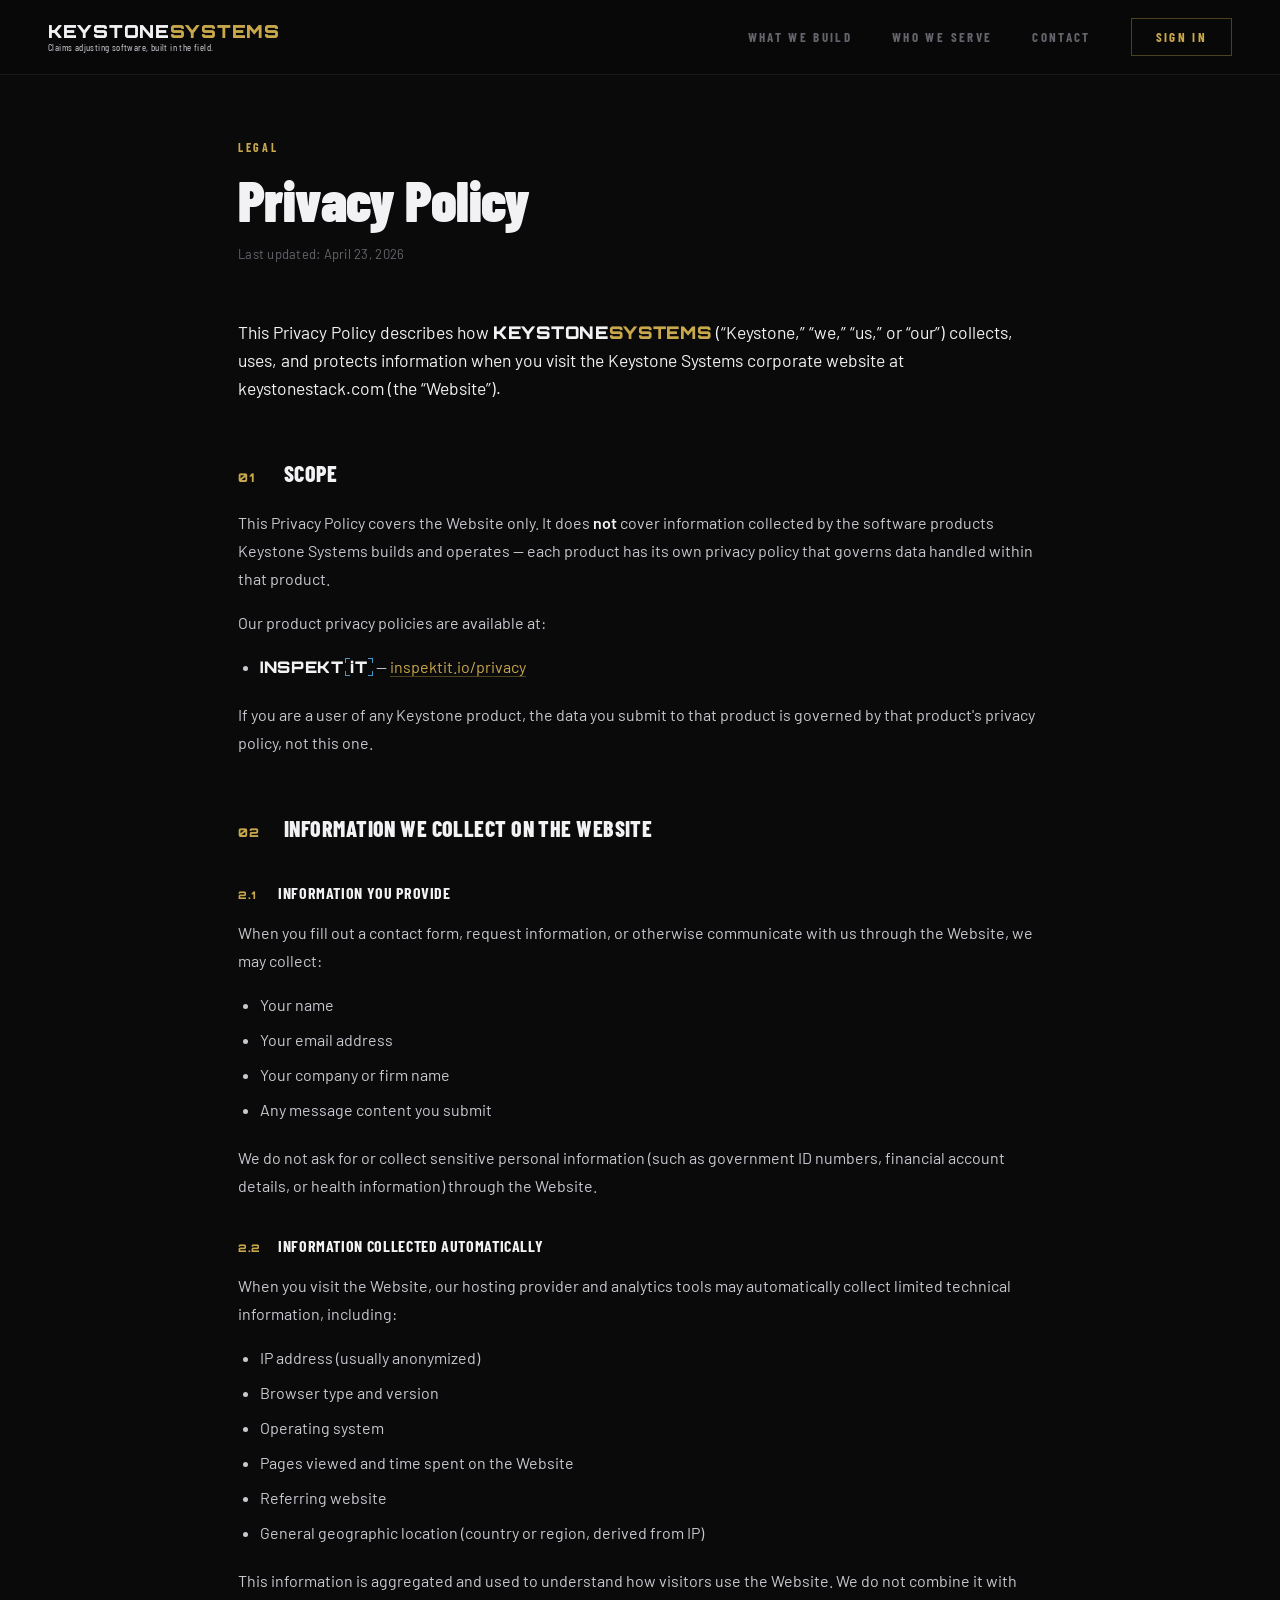
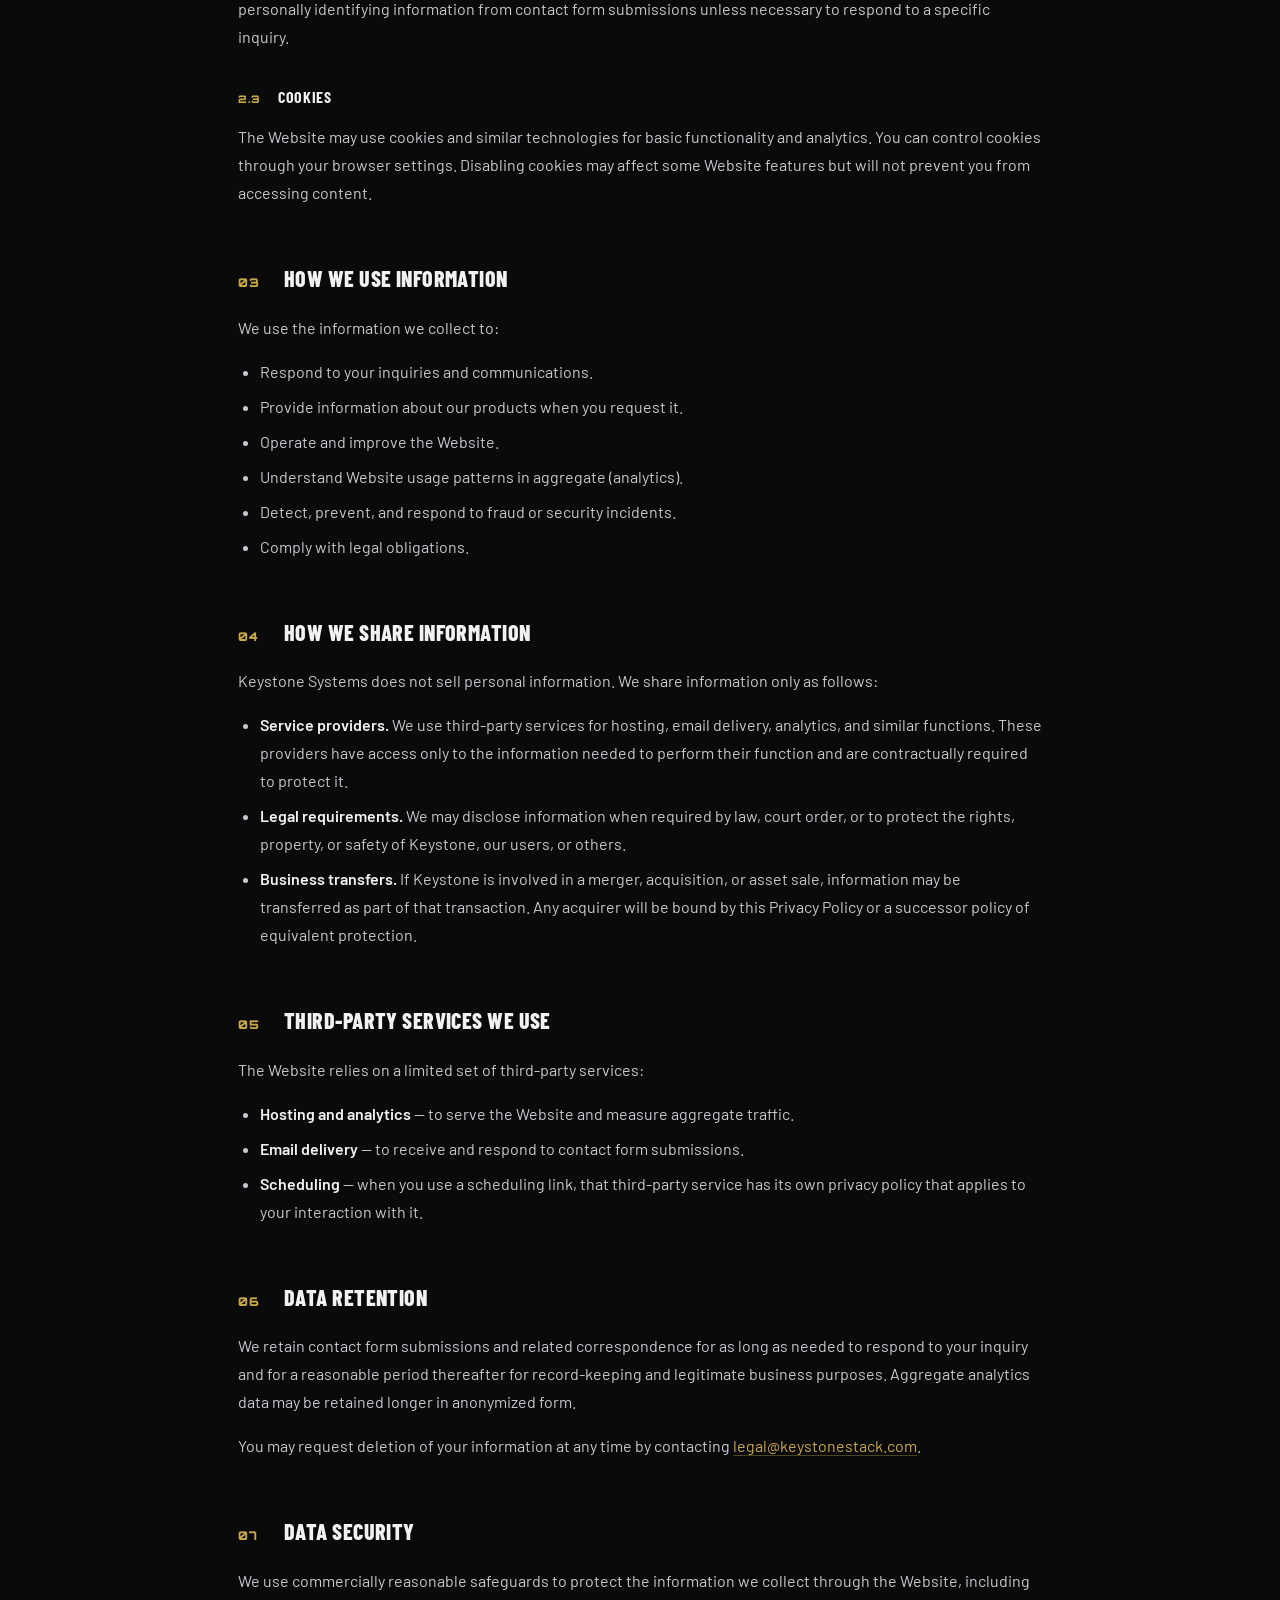
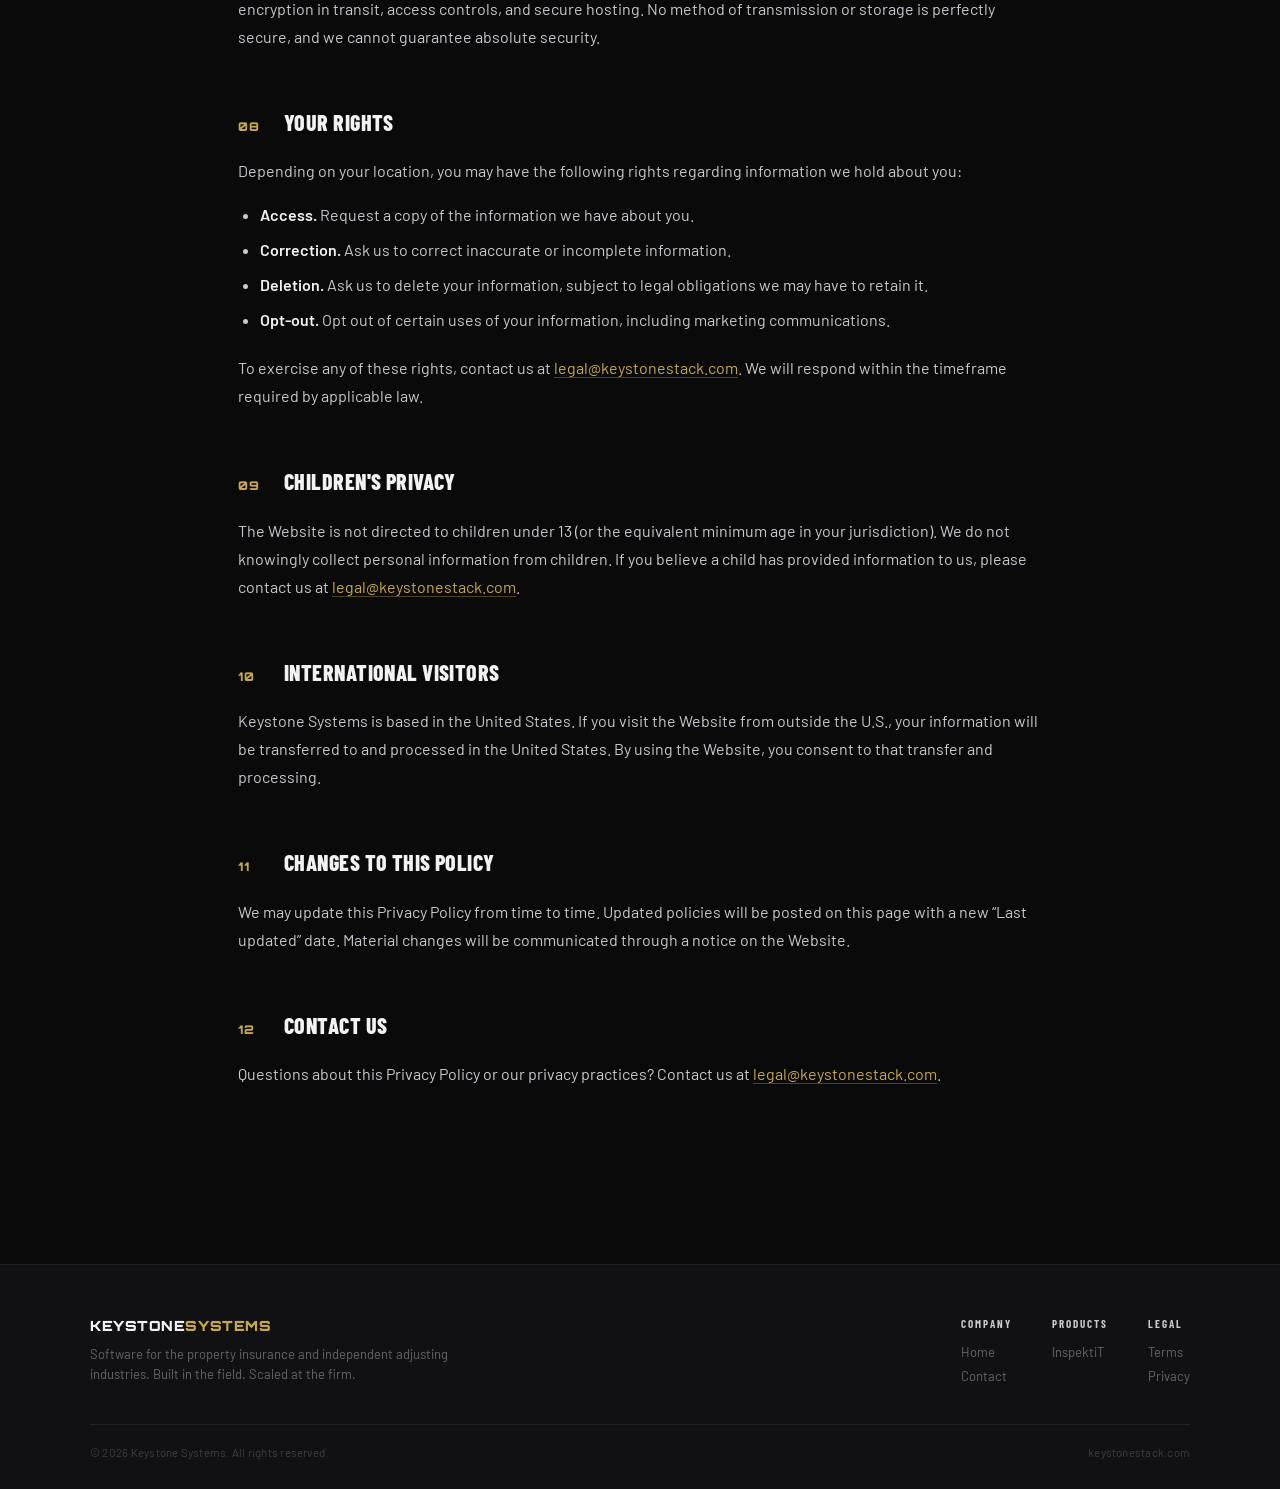
<file: privacy.html>
<!doctype html>
<html lang="en">
<head>
<meta charset="utf-8" />
<meta name="viewport" content="width=device-width, initial-scale=1" />
<meta property="og:type" content="website" />
<meta property="og:site_name" content="Keystone Systems" />
<meta property="og:url" content="https://keystonestack.com/privacy.html" />
<meta property="og:title" content="Privacy Policy — Keystone Systems" />
<meta property="og:description" content="Privacy Policy for Keystone Systems and keystonestack.com." />
<title>Privacy Policy — Keystone Systems</title>
<meta name="description" content="Privacy Policy describing how Keystone Systems collects, uses, and protects information on keystonestack.com." />

<link rel="stylesheet" href="/assets/css/shared.css" />

<style>
  nav {
    position: fixed; top: 0; left: 0; right: 0;
    z-index: 100;
    display: flex; justify-content: space-between; align-items: center;
    padding: 18px 48px;
    background: rgba(9,9,9,0.92);
    backdrop-filter: saturate(140%) blur(14px);
    border-bottom: 1px solid var(--border);
  }
  .nav-wordmark { text-decoration: none; display: inline-block; line-height: 1; }
  .nav-wordmark-line1 {
    font-family: 'Orbitron', sans-serif;
    font-size: 18px; font-weight: 900;
    letter-spacing: .04em;
    color: var(--white);
    display: block;
    white-space: nowrap;
  }
  .nav-wordmark-line1 .sys { color: var(--bronze); }
  .nav-sub {
    font-family: 'Barlow Condensed', sans-serif;
    font-size: 10px; font-weight: 400;
    letter-spacing: .04em;
    color: var(--dim);
    display: block;
    margin-top: 2px;
    white-space: nowrap;
  }
  .nav-links { display: flex; align-items: center; gap: 40px; }
  .nav-link {
    font-family: 'Barlow Condensed', sans-serif;
    font-size: 13px; font-weight: 700;
    letter-spacing: .18em; text-transform: uppercase;
    color: var(--muted); text-decoration: none;
    transition: color .2s;
  }
  .nav-link:hover { color: var(--white); }
  .nav-cta {
    font-family: 'Barlow Condensed', sans-serif;
    font-size: 13px; font-weight: 700;
    letter-spacing: .18em; text-transform: uppercase;
    color: var(--bronze);
    border: 1px solid rgba(201,168,76,.35);
    padding: 10px 24px;
    text-decoration: none;
    transition: background .2s, color .2s;
  }
  .nav-cta:hover { background: var(--bronze); color: var(--black); }
  @media (max-width: 760px) { .nav-links { display: none; } nav { padding: 14px 24px; } }

  .page { padding-top: 140px; padding-bottom: 80px; }
  .container { max-width: 900px; margin: 0 auto; padding: 0 48px; }
  @media (max-width: 760px) { .container { padding: 0 24px; } }

  .legal-hero { margin-bottom: 56px; }
  .legal-hero .kicker {
    font-family: 'Barlow Condensed', sans-serif;
    font-size: 12px; font-weight: 700;
    letter-spacing: .22em; text-transform: uppercase;
    color: var(--bronze);
    margin-bottom: 18px;
  }
  .legal-hero h1 {
    font-family: 'Barlow Condensed', sans-serif;
    font-size: clamp(36px, 5.5vw, 56px);
    font-weight: 900;
    color: var(--white);
    line-height: 1;
    letter-spacing: -0.01em;
    margin-bottom: 18px;
  }
  .legal-hero .updated {
    font-family: 'Barlow', sans-serif;
    font-size: 13px; color: var(--muted);
    letter-spacing: .02em;
  }

  .legal-body { font-family: 'Barlow', sans-serif; font-size: 16px; line-height: 1.75; color: var(--dim); }
  .legal-body .lede { font-size: 17.5px; color: var(--white); margin-bottom: 48px; line-height: 1.6; max-width: 780px; }
  .legal-body h2 {
    font-family: 'Barlow Condensed', sans-serif;
    font-size: 22px; font-weight: 800;
    letter-spacing: .02em; text-transform: uppercase;
    color: var(--white);
    margin: 52px 0 16px;
    display: flex; align-items: baseline; gap: 16px;
  }
  .legal-body h2 .num {
    font-family: 'Orbitron', sans-serif;
    font-size: 12px; font-weight: 900;
    color: var(--bronze); letter-spacing: .1em;
    min-width: 30px;
  }
  .legal-body h3 {
    font-family: 'Barlow Condensed', sans-serif;
    font-size: 16px; font-weight: 700;
    letter-spacing: .04em; text-transform: uppercase;
    color: var(--white);
    margin: 32px 0 12px;
    display: flex; align-items: baseline; gap: 14px;
  }
  .legal-body h3 .num {
    font-family: 'Orbitron', sans-serif;
    font-size: 10.5px; font-weight: 900;
    color: var(--bronze); letter-spacing: .08em;
    min-width: 26px;
  }
  .legal-body p { margin: 0 0 16px; }
  .legal-body strong { font-weight: 600; color: var(--white); }
  .legal-body a { color: var(--bronze); text-decoration: none; border-bottom: 1px solid rgba(201,168,76,.35); transition: border-color .2s; }
  .legal-body a:hover { border-bottom-color: var(--bronze); }
  .legal-body ul { margin: 10px 0 20px 22px; padding: 0; }
  .legal-body li { margin: 7px 0; color: var(--dim); }
  .legal-body li strong { color: var(--white); }

  footer {
    margin-top: 80px;
    padding: 52px 48px 30px;
    background: var(--surface);
    border-top: 1px solid var(--border);
  }
  .foot-inner { max-width: 1100px; margin: 0 auto; }
  .foot-top { display: flex; justify-content: space-between; gap: 48px; flex-wrap: wrap; margin-bottom: 36px; }
  .foot-brand { max-width: 380px; }
  .foot-brand .wm {
    font-family: 'Orbitron', sans-serif;
    font-size: 14px; font-weight: 900;
    letter-spacing: .04em;
    color: var(--white); margin-bottom: 10px; display: block;
  }
  .foot-brand .wm .sys { color: var(--bronze); }
  .foot-brand p {
    font-family: 'Barlow', sans-serif;
    font-size: 13px; color: var(--muted); line-height: 1.55;
  }
  .foot-links { display: flex; gap: 40px; flex-wrap: wrap; }
  .foot-col h5 {
    font-family: 'Barlow Condensed', sans-serif;
    font-size: 11px; font-weight: 700;
    letter-spacing: .18em; text-transform: uppercase;
    color: var(--dim); margin-bottom: 10px;
  }
  .foot-col a {
    display: block;
    font-family: 'Barlow', sans-serif;
    font-size: 13px; color: var(--muted);
    text-decoration: none; padding: 4px 0;
    transition: color .2s;
  }
  .foot-col a:hover { color: var(--white); }
  .foot-bottom {
    border-top: 1px solid var(--border);
    padding-top: 20px;
    display: flex; justify-content: space-between; gap: 16px; flex-wrap: wrap;
    font-family: 'Barlow', sans-serif;
    font-size: 11.5px; color: var(--muted-2);
    letter-spacing: .02em;
  }
</style>
</head>
<body>

<nav>
  <a href="/" class="nav-wordmark">
    <span class="nav-wordmark-line1">KEYSTONE<span class="sys">SYSTEMS</span></span>
    <span class="nav-sub">Claims adjusting software, built in the field.</span>
  </a>
  <div class="nav-links">
    <a href="/#build" class="nav-link">What We Build</a>
    <a href="/#serve" class="nav-link">Who We Serve</a>
    <a href="/contact.html" class="nav-link">Contact</a>
    <a href="/account.html" class="nav-cta">Sign In</a>
  </div>
</nav>

<main class="page">
  <div class="container">

    <section class="legal-hero">
      <div class="kicker">Legal</div>
      <h1>Privacy Policy</h1>
      <div class="updated">Last updated: April 23, 2026</div>
    </section>

    <div class="legal-body">
      <p class="lede">This Privacy Policy describes how <span class="brand-keystone">KEYSTONE<span class="sys">SYSTEMS</span></span> (&ldquo;Keystone,&rdquo; &ldquo;we,&rdquo; &ldquo;us,&rdquo; or &ldquo;our&rdquo;) collects, uses, and protects information when you visit the Keystone Systems corporate website at keystonestack.com (the &ldquo;Website&rdquo;).</p>

      <h2><span class="num">01</span>Scope</h2>
      <p>This Privacy Policy covers the Website only. It does <strong>not</strong> cover information collected by the software products Keystone Systems builds and operates &mdash; each product has its own privacy policy that governs data handled within that product.</p>
      <p>Our product privacy policies are available at:</p>
      <ul>
        <li><strong><span class="brand-it">INSPEKT<span class="bk"><span class="c tl"></span><span class="c tr"></span><span class="c bl"></span><span class="c br"></span>iT</span></span></strong> &mdash; <a href="https://inspektit.io/privacy">inspektit.io/privacy</a></li>
      </ul>
      <p>If you are a user of any Keystone product, the data you submit to that product is governed by that product's privacy policy, not this one.</p>

      <h2><span class="num">02</span>Information We Collect on the Website</h2>

      <h3><span class="num">2.1</span>Information You Provide</h3>
      <p>When you fill out a contact form, request information, or otherwise communicate with us through the Website, we may collect:</p>
      <ul>
        <li>Your name</li>
        <li>Your email address</li>
        <li>Your company or firm name</li>
        <li>Any message content you submit</li>
      </ul>
      <p>We do not ask for or collect sensitive personal information (such as government ID numbers, financial account details, or health information) through the Website.</p>

      <h3><span class="num">2.2</span>Information Collected Automatically</h3>
      <p>When you visit the Website, our hosting provider and analytics tools may automatically collect limited technical information, including:</p>
      <ul>
        <li>IP address (usually anonymized)</li>
        <li>Browser type and version</li>
        <li>Operating system</li>
        <li>Pages viewed and time spent on the Website</li>
        <li>Referring website</li>
        <li>General geographic location (country or region, derived from IP)</li>
      </ul>
      <p>This information is aggregated and used to understand how visitors use the Website. We do not combine it with personally identifying information from contact form submissions unless necessary to respond to a specific inquiry.</p>

      <h3><span class="num">2.3</span>Cookies</h3>
      <p>The Website may use cookies and similar technologies for basic functionality and analytics. You can control cookies through your browser settings. Disabling cookies may affect some Website features but will not prevent you from accessing content.</p>

      <h2><span class="num">03</span>How We Use Information</h2>
      <p>We use the information we collect to:</p>
      <ul>
        <li>Respond to your inquiries and communications.</li>
        <li>Provide information about our products when you request it.</li>
        <li>Operate and improve the Website.</li>
        <li>Understand Website usage patterns in aggregate (analytics).</li>
        <li>Detect, prevent, and respond to fraud or security incidents.</li>
        <li>Comply with legal obligations.</li>
      </ul>

      <h2><span class="num">04</span>How We Share Information</h2>
      <p>Keystone Systems does not sell personal information. We share information only as follows:</p>
      <ul>
        <li><strong>Service providers.</strong> We use third-party services for hosting, email delivery, analytics, and similar functions. These providers have access only to the information needed to perform their function and are contractually required to protect it.</li>
        <li><strong>Legal requirements.</strong> We may disclose information when required by law, court order, or to protect the rights, property, or safety of Keystone, our users, or others.</li>
        <li><strong>Business transfers.</strong> If Keystone is involved in a merger, acquisition, or asset sale, information may be transferred as part of that transaction. Any acquirer will be bound by this Privacy Policy or a successor policy of equivalent protection.</li>
      </ul>

      <h2><span class="num">05</span>Third-Party Services We Use</h2>
      <p>The Website relies on a limited set of third-party services:</p>
      <ul>
        <li><strong>Hosting and analytics</strong> &mdash; to serve the Website and measure aggregate traffic.</li>
        <li><strong>Email delivery</strong> &mdash; to receive and respond to contact form submissions.</li>
        <li><strong>Scheduling</strong> &mdash; when you use a scheduling link, that third-party service has its own privacy policy that applies to your interaction with it.</li>
      </ul>

      <h2><span class="num">06</span>Data Retention</h2>
      <p>We retain contact form submissions and related correspondence for as long as needed to respond to your inquiry and for a reasonable period thereafter for record-keeping and legitimate business purposes. Aggregate analytics data may be retained longer in anonymized form.</p>
      <p>You may request deletion of your information at any time by contacting <a href="mailto:legal@keystonestack.com">legal@keystonestack.com</a>.</p>

      <h2><span class="num">07</span>Data Security</h2>
      <p>We use commercially reasonable safeguards to protect the information we collect through the Website, including encryption in transit, access controls, and secure hosting. No method of transmission or storage is perfectly secure, and we cannot guarantee absolute security.</p>

      <h2><span class="num">08</span>Your Rights</h2>
      <p>Depending on your location, you may have the following rights regarding information we hold about you:</p>
      <ul>
        <li><strong>Access.</strong> Request a copy of the information we have about you.</li>
        <li><strong>Correction.</strong> Ask us to correct inaccurate or incomplete information.</li>
        <li><strong>Deletion.</strong> Ask us to delete your information, subject to legal obligations we may have to retain it.</li>
        <li><strong>Opt-out.</strong> Opt out of certain uses of your information, including marketing communications.</li>
      </ul>
      <p>To exercise any of these rights, contact us at <a href="mailto:legal@keystonestack.com">legal@keystonestack.com</a>. We will respond within the timeframe required by applicable law.</p>

      <h2><span class="num">09</span>Children's Privacy</h2>
      <p>The Website is not directed to children under 13 (or the equivalent minimum age in your jurisdiction). We do not knowingly collect personal information from children. If you believe a child has provided information to us, please contact us at <a href="mailto:legal@keystonestack.com">legal@keystonestack.com</a>.</p>

      <h2><span class="num">10</span>International Visitors</h2>
      <p>Keystone Systems is based in the United States. If you visit the Website from outside the U.S., your information will be transferred to and processed in the United States. By using the Website, you consent to that transfer and processing.</p>

      <h2><span class="num">11</span>Changes to This Policy</h2>
      <p>We may update this Privacy Policy from time to time. Updated policies will be posted on this page with a new &ldquo;Last updated&rdquo; date. Material changes will be communicated through a notice on the Website.</p>

      <h2><span class="num">12</span>Contact Us</h2>
      <p>Questions about this Privacy Policy or our privacy practices? Contact us at <a href="mailto:legal@keystonestack.com">legal@keystonestack.com</a>.</p>
    </div>

  </div>
</main>

<footer>
  <div class="foot-inner">
    <div class="foot-top">
      <div class="foot-brand">
        <span class="wm">KEYSTONE<span class="sys">SYSTEMS</span></span>
        <p>Software for the property insurance and independent adjusting industries. Built in the field. Scaled at the firm.</p>
      </div>
      <div class="foot-links">
        <div class="foot-col">
          <h5>Company</h5>
          <a href="/">Home</a>
          <a href="/contact.html">Contact</a>
        </div>
        <div class="foot-col">
          <h5>Products</h5>
          <a href="https://inspektit.io">InspektiT</a>
        </div>
        <div class="foot-col">
          <h5>Legal</h5>
          <a href="/terms.html">Terms</a>
          <a href="/privacy.html">Privacy</a>
        </div>
      </div>
    </div>
    <div class="foot-bottom">
      <span>&copy; 2026 Keystone Systems. All rights reserved.</span>
      <span>keystonestack.com</span>
    </div>
  </div>
</footer>

</body>
</html>
</file>
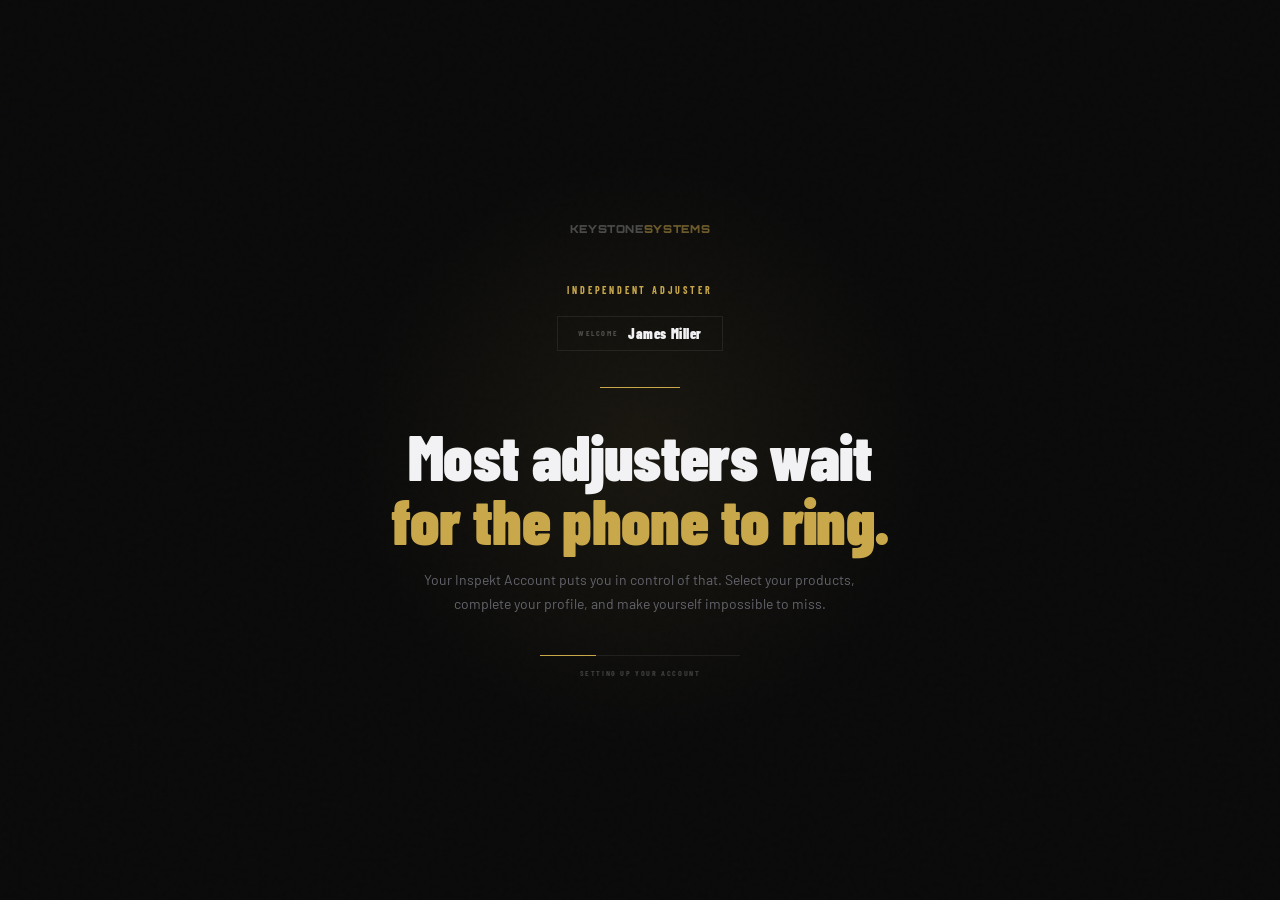
<file: splash.html>
<!DOCTYPE html>
<html lang="en">
<head>
<meta charset="UTF-8">
<meta name="viewport" content="width=device-width, initial-scale=1.0">
<title>Welcome — KEYSTONESYSTEMS</title>
<link rel="stylesheet" href="assets/css/shared.css">
<style>
html,body{height:100%;overflow:hidden;}
body{display:flex;flex-direction:column;align-items:center;justify-content:center;
  position:relative;}

/* Ambient grain */
body::before{content:'';position:fixed;inset:0;pointer-events:none;z-index:0;
  background-image:url("data:image/svg+xml,%3Csvg viewBox='0 0 200 200' xmlns='http://www.w3.org/2000/svg'%3E%3Cfilter id='n'%3E%3CfeTurbulence type='fractalNoise' baseFrequency='0.9' numOctaves='4' stitchTiles='stitch'/%3E%3C/filter%3E%3Crect width='100%25' height='100%25' filter='url(%23n)' opacity='0.04'/%3E%3C/svg%3E");
  opacity:.4;}

/* Radial glow */
.glow{position:fixed;pointer-events:none;z-index:0;
  width:600px;height:600px;border-radius:50%;
  background:radial-gradient(circle, var(--role-color, rgba(201,168,76,.08)) 0%, transparent 68%);
  top:50%;left:50%;transform:translate(-50%,-50%);}

.splash{position:relative;z-index:1;text-align:center;max-width:680px;padding:0 24px;}

.logo{font-family:'Orbitron',sans-serif;font-weight:900;font-size:11px;
  letter-spacing:.06em;color:rgba(255,255,255,.25);margin-bottom:48px;
  animation:fadeUp .6s ease both;}
.logo span{color:rgba(201,168,76,.5);}

.eyebrow{font-family:'Barlow Condensed',sans-serif;font-size:10px;font-weight:700;
  letter-spacing:.28em;text-transform:uppercase;margin-bottom:20px;
  opacity:0;animation:fadeUp .5s ease .3s both;}

.headline{font-family:'Barlow Condensed',sans-serif;font-size:clamp(36px,6vw,64px);
  font-weight:900;line-height:1.0;letter-spacing:-.01em;
  color:var(--white);margin-bottom:16px;
  opacity:0;animation:fadeUp .6s ease .5s both;}
.headline em{font-style:normal;}

.sub{font-size:14px;color:var(--muted);line-height:1.7;max-width:480px;margin:0 auto 40px;
  opacity:0;animation:fadeUp .5s ease .7s both;}

.progress-wrap{width:200px;height:1px;background:rgba(255,255,255,.08);
  margin:0 auto 12px;overflow:hidden;opacity:0;animation:fadeIn .4s ease .9s both;}
.progress-bar{height:100%;width:0%;transition:width linear;}

.progress-label{font-family:'Barlow Condensed',sans-serif;font-size:8px;font-weight:700;
  letter-spacing:.2em;text-transform:uppercase;color:rgba(255,255,255,.2);
  opacity:0;animation:fadeIn .4s ease 1s both;}

.name-tag{display:inline-flex;align-items:center;gap:10px;
  padding:8px 20px;border:1px solid rgba(255,255,255,.08);
  margin-bottom:36px;
  opacity:0;animation:fadeUp .5s ease .6s both;}
.name-tag-label{font-family:'Barlow Condensed',sans-serif;font-size:8px;font-weight:700;
  letter-spacing:.2em;text-transform:uppercase;color:rgba(255,255,255,.25);}
.name-tag-name{font-family:'Barlow Condensed',sans-serif;font-size:14px;font-weight:900;
  color:var(--white);letter-spacing:.04em;}

.separator{width:0;height:1px;margin:0 auto 36px;
  animation:expandLine .8s ease .4s both;}
@keyframes expandLine{from{width:0;}to{width:80px;}}

@keyframes fadeUp{from{opacity:0;transform:translateY(18px);}to{opacity:1;transform:none;}}
@keyframes fadeIn{from{opacity:0;}to{opacity:1;}}

.splash.exit{animation:splashExit .5s ease both;}
@keyframes splashExit{
  from{opacity:1;transform:translateY(0);}
  to{opacity:0;transform:translateY(-24px);}
}
body.exiting::after{content:'';position:fixed;inset:0;background:#090909;
  z-index:999;animation:coverIn .35s ease .3s both;}
@keyframes coverIn{from{opacity:0;}to{opacity:1;}}
</style>
</head>
<body>

<div class="glow" id="glow"></div>

<div class="splash" id="splash">
  <div class="logo">KEYSTONE<span>SYSTEMS</span></div>

  <div class="eyebrow" id="eyebrow"></div>

  <div class="name-tag">
    <span class="name-tag-label">Welcome</span>
    <span class="name-tag-name" id="user-name">James Miller</span>
  </div>

  <div class="separator" id="separator" style="background:transparent;"></div>

  <div class="headline" id="headline"></div>

  <div class="sub" id="sub"></div>

  <div class="progress-wrap">
    <div class="progress-bar" id="progress-bar"></div>
  </div>
  <div class="progress-label" id="progress-label">Setting up your account</div>
</div>

<script>
// Role config — in production role + name come from the auth session
var SESSION = {
  name:  'James Miller',
  role:  'adjuster',  // 'adjuster' | 'firm' | 'carrier'
};

// Role content
var CONTENT = {
  adjuster: {
    color:   'rgba(201,168,76,.08)',
    barColor:'#C9A84C',
    eyebrow: 'Independent Adjuster',
    lines: [
      { h:'The field doesn\'t wait.<br><em style="color:#C9A84C;">Neither do you.</em>',
        s:'Your Inspekt Account is active. Choose your tools, set your availability, and let the work come to you.' },
      { h:'You built your reputation<br><em style="color:#C9A84C;">one claim at a time.</em>',
        s:'Now it works for you. Your Inspekt Account is the foundation — verified, portable, and built around how you actually work in the field.' },
      { h:'Most adjusters wait<br><em style="color:#C9A84C;">for the phone to ring.</em>',
        s:'Your Inspekt Account puts you in control of that. Select your products, complete your profile, and make yourself impossible to miss.' },
      { h:'One account.<br><em style="color:#C9A84C;">Every tool you need.</em>',
        s:'Your Inspekt Account travels with your license. Add products as your business grows — your credentials follow you everywhere.' },
    ],
  },
  firm: {
    color:   'rgba(201,168,76,.08)',
    barColor:'#C9A84C',
    eyebrow: 'IA Firm',
    lines: [
      { h:'A tighter operation<br><em style="color:#C9A84C;">starts here.</em>',
        s:'Your Inspekt Account is live. Select the products that fit your operation and we\'ll have your team running leaner before the next file hits.' },
      { h:'Your roster.<br><em style="color:#C9A84C;">Your process.<br>Your results.</em>',
        s:'Keystone was built for the way IA firms actually work — not how someone thinks they should. Your account is the starting point. Let\'s build from here.' },
      { h:'Less chasing.<br><em style="color:#C9A84C;">More closing.</em>',
        s:'Your Inspekt Account connects your team, your adjusters, and your files under one roof. Choose your tools and see what that actually feels like.' },
    ],
  },
  carrier: {
    color:   'rgba(201,168,76,.08)',
    barColor:'#C9A84C',
    eyebrow: 'Carrier',
    lines: [
      { h:'The right adjuster.<br><em style="color:#C9A84C;">The right state.<br>Right now.</em>',
        s:'Your Inspekt Account gives you access to a verified network of licensed, field-ready independent adjusters. Choose your products and put it to work.' },
      { h:'The adjuster gap<br><em style="color:#C9A84C;">just closed.</em>',
        s:'When volume spikes, you need the right people in the right markets fast. Your Inspekt Account is how that happens. Select your products to get started.' },
      { h:'Built for the carriers<br><em style="color:#C9A84C;">who move first.</em>',
        s:'Keystone gives you direct access to verified, licensed adjusters — without the friction. Your account is live. Your next step is choosing your tools.' },
    ],
  },
};

// Pick a random line
var role    = SESSION.role;
var content = CONTENT[role];
var pick    = content.lines[Math.floor(Math.random() * content.lines.length)];

// Apply content
document.getElementById('glow').style.setProperty('--role-color', content.color);
document.getElementById('glow').style.background =
  'radial-gradient(circle, '+content.color+' 0%, transparent 68%)';
document.getElementById('eyebrow').textContent   = content.eyebrow;
document.getElementById('eyebrow').style.color   = content.barColor;
document.getElementById('separator').style.background = content.barColor;
document.getElementById('headline').innerHTML    = pick.h;
document.getElementById('sub').textContent       = pick.s;
document.getElementById('user-name').textContent = SESSION.name;
document.getElementById('progress-bar').style.background = content.barColor;

// Progress bar then redirect
var DURATION = 3200;
var bar = document.getElementById('progress-bar');
var label = document.getElementById('progress-label');
var labels = ['Creating your Inspekt Account','Verifying your credentials','Almost there — welcome to Keystone'];
var li = 0;

var start = null;
function tick(ts) {
  if (!start) start = ts;
  var pct = Math.min((ts - start) / DURATION * 100, 100);
  bar.style.width = pct + '%';

  var step = Math.floor(pct / 34);
  if (step !== li && step < labels.length) {
    li = step;
    label.style.opacity = '0';
    setTimeout(function() {
      label.textContent = labels[li];
      label.style.transition = 'opacity .3s';
      label.style.opacity = '1';
    }, 150);
  }

  if (pct < 100) {
    requestAnimationFrame(tick);
  } else {
    setTimeout(function() {
      document.body.classList.add('exiting');
      document.getElementById('splash').classList.add('exit');
      setTimeout(function() {
        var portals = {
          adjuster: 'account.html',
          firm:     'account.html',
          carrier:  'account.html',
        };
        window.location.href = portals[role] || 'account.html';
      }, 600);
    }, 200);
  }
}

setTimeout(function() { requestAnimationFrame(tick); }, 900);
</script>

</body>
</html>
</file>
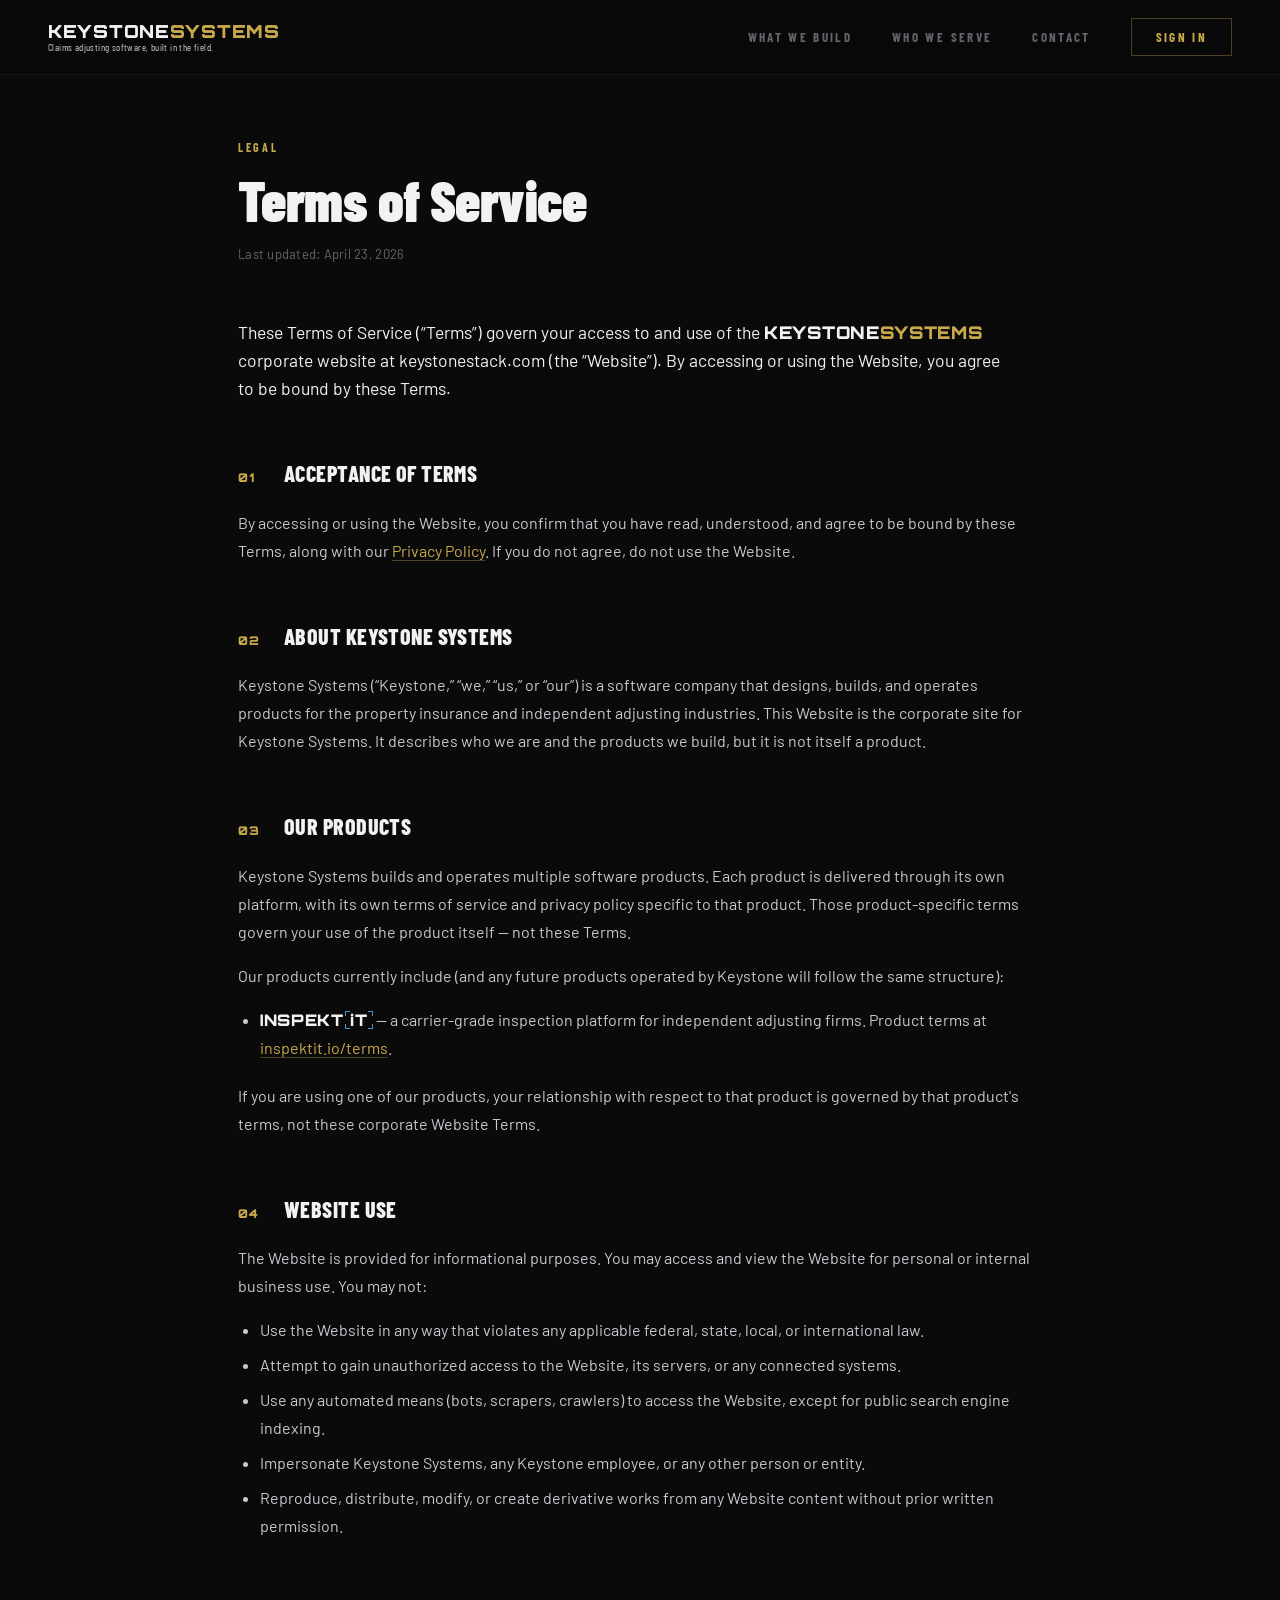
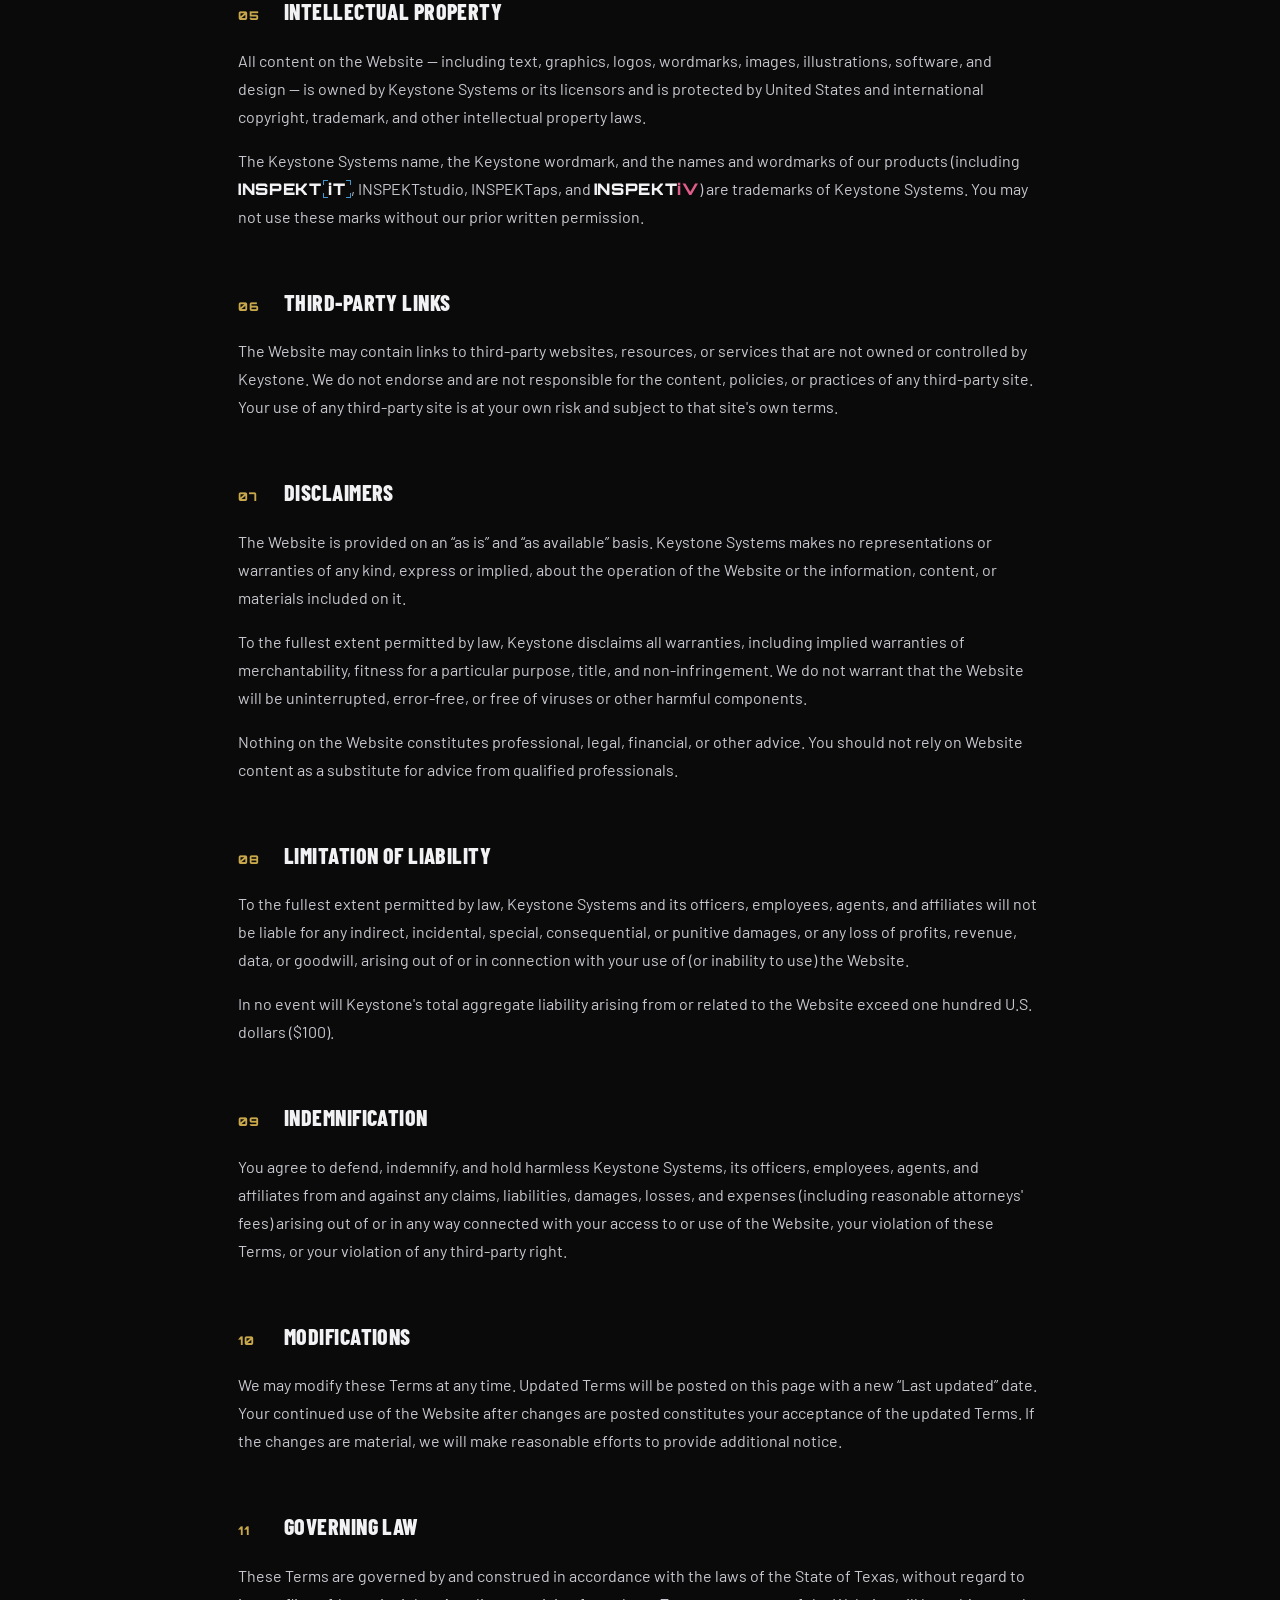
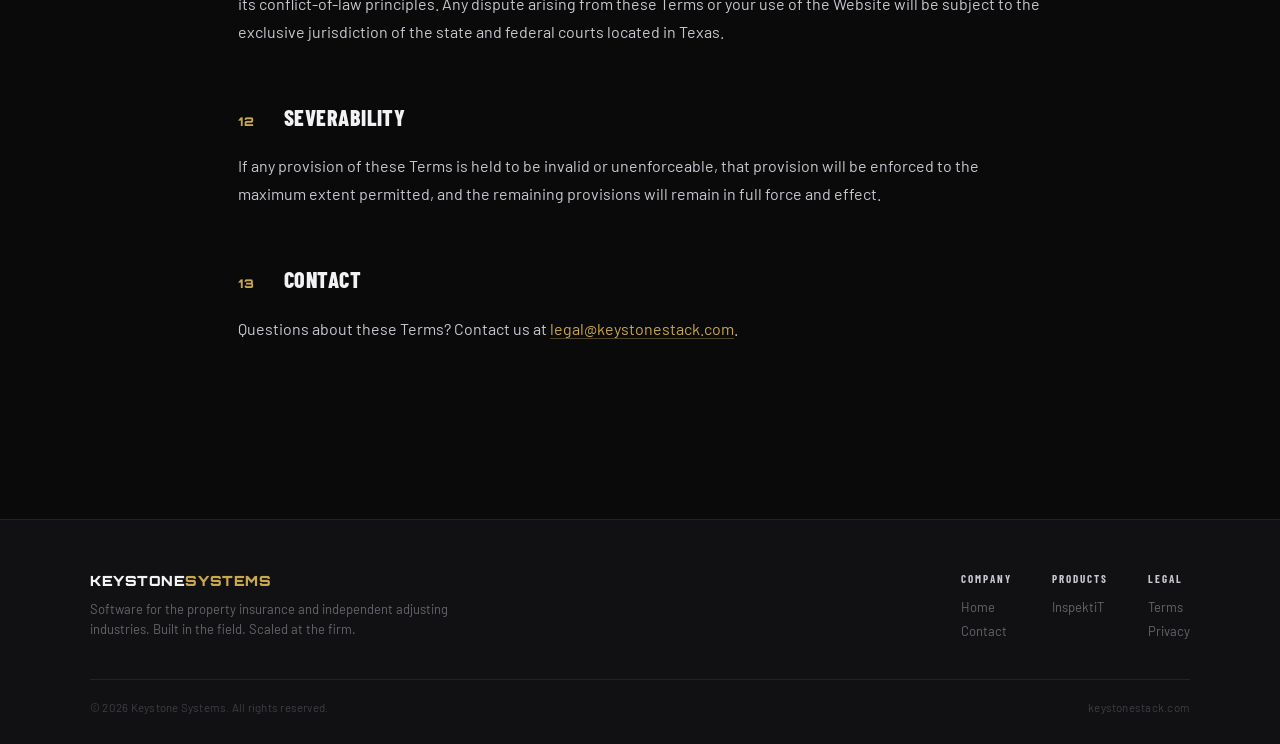
<file: terms.html>
<!doctype html>
<html lang="en">
<head>
<meta charset="utf-8" />
<meta name="viewport" content="width=device-width, initial-scale=1" />
<meta property="og:type" content="website" />
<meta property="og:site_name" content="Keystone Systems" />
<meta property="og:url" content="https://keystonestack.com/terms.html" />
<meta property="og:title" content="Terms of Service — Keystone Systems" />
<meta property="og:description" content="Terms of Service for Keystone Systems and keystonestack.com." />
<title>Terms of Service — Keystone Systems</title>
<meta name="description" content="Terms of Service governing use of the Keystone Systems corporate website at keystonestack.com." />

<link rel="stylesheet" href="/assets/css/shared.css" />

<style>
  /* ── Nav (matches index.html pattern) ── */
  nav {
    position: fixed; top: 0; left: 0; right: 0;
    z-index: 100;
    display: flex; justify-content: space-between; align-items: center;
    padding: 18px 48px;
    background: rgba(9,9,9,0.92);
    backdrop-filter: saturate(140%) blur(14px);
    border-bottom: 1px solid var(--border);
  }
  .nav-wordmark { text-decoration: none; display: inline-block; line-height: 1; }
  .nav-wordmark-line1 {
    font-family: 'Orbitron', sans-serif;
    font-size: 18px; font-weight: 900;
    letter-spacing: .04em;
    color: var(--white);
    display: block;
    white-space: nowrap;
  }
  .nav-wordmark-line1 .sys { color: var(--bronze); }
  .nav-sub {
    font-family: 'Barlow Condensed', sans-serif;
    font-size: 10px; font-weight: 400;
    letter-spacing: .04em;
    color: var(--dim);
    display: block;
    margin-top: 2px;
    white-space: nowrap;
  }
  .nav-links { display: flex; align-items: center; gap: 40px; }
  .nav-link {
    font-family: 'Barlow Condensed', sans-serif;
    font-size: 13px; font-weight: 700;
    letter-spacing: .18em; text-transform: uppercase;
    color: var(--muted); text-decoration: none;
    transition: color .2s;
  }
  .nav-link:hover { color: var(--white); }
  .nav-cta {
    font-family: 'Barlow Condensed', sans-serif;
    font-size: 13px; font-weight: 700;
    letter-spacing: .18em; text-transform: uppercase;
    color: var(--bronze);
    border: 1px solid rgba(201,168,76,.35);
    padding: 10px 24px;
    text-decoration: none;
    transition: background .2s, color .2s;
  }
  .nav-cta:hover { background: var(--bronze); color: var(--black); }
  @media (max-width: 760px) { .nav-links { display: none; } nav { padding: 14px 24px; } }

  /* ── Page layout ── */
  .page { padding-top: 140px; padding-bottom: 80px; }
  .container { max-width: 900px; margin: 0 auto; padding: 0 48px; }
  @media (max-width: 760px) { .container { padding: 0 24px; } }

  /* ── Hero ── */
  .legal-hero { margin-bottom: 56px; }
  .legal-hero .kicker {
    font-family: 'Barlow Condensed', sans-serif;
    font-size: 12px; font-weight: 700;
    letter-spacing: .22em; text-transform: uppercase;
    color: var(--bronze);
    margin-bottom: 18px;
  }
  .legal-hero h1 {
    font-family: 'Barlow Condensed', sans-serif;
    font-size: clamp(36px, 5.5vw, 56px);
    font-weight: 900;
    color: var(--white);
    line-height: 1;
    letter-spacing: -0.01em;
    margin-bottom: 18px;
  }
  .legal-hero .updated {
    font-family: 'Barlow', sans-serif;
    font-size: 13px; color: var(--muted);
    letter-spacing: .02em;
  }

  /* ── Legal body ── */
  .legal-body { font-family: 'Barlow', sans-serif; font-size: 16px; line-height: 1.75; color: var(--dim); }
  .legal-body .lede { font-size: 17.5px; color: var(--white); margin-bottom: 48px; line-height: 1.6; max-width: 780px; }
  .legal-body h2 {
    font-family: 'Barlow Condensed', sans-serif;
    font-size: 22px; font-weight: 800;
    letter-spacing: .02em; text-transform: uppercase;
    color: var(--white);
    margin: 52px 0 16px;
    display: flex; align-items: baseline; gap: 16px;
  }
  .legal-body h2 .num {
    font-family: 'Orbitron', sans-serif;
    font-size: 12px; font-weight: 900;
    color: var(--bronze); letter-spacing: .1em;
    min-width: 30px;
  }
  .legal-body h3 {
    font-family: 'Barlow Condensed', sans-serif;
    font-size: 16px; font-weight: 700;
    letter-spacing: .04em; text-transform: uppercase;
    color: var(--white);
    margin: 32px 0 12px;
    display: flex; align-items: baseline; gap: 14px;
  }
  .legal-body h3 .num {
    font-family: 'Orbitron', sans-serif;
    font-size: 10.5px; font-weight: 900;
    color: var(--bronze); letter-spacing: .08em;
    min-width: 26px;
  }
  .legal-body p { margin: 0 0 16px; }
  .legal-body strong { font-weight: 600; color: var(--white); }
  .legal-body a { color: var(--bronze); text-decoration: none; border-bottom: 1px solid rgba(201,168,76,.35); transition: border-color .2s; }
  .legal-body a:hover { border-bottom-color: var(--bronze); }
  .legal-body ul { margin: 10px 0 20px 22px; padding: 0; }
  .legal-body li { margin: 7px 0; color: var(--dim); }
  .legal-body li strong { color: var(--white); }

  /* ── Footer ── */
  footer {
    margin-top: 80px;
    padding: 52px 48px 30px;
    background: var(--surface);
    border-top: 1px solid var(--border);
  }
  .foot-inner { max-width: 1100px; margin: 0 auto; }
  .foot-top { display: flex; justify-content: space-between; gap: 48px; flex-wrap: wrap; margin-bottom: 36px; }
  .foot-brand { max-width: 380px; }
  .foot-brand .wm {
    font-family: 'Orbitron', sans-serif;
    font-size: 14px; font-weight: 900;
    letter-spacing: .04em;
    color: var(--white); margin-bottom: 10px; display: block;
  }
  .foot-brand .wm .sys { color: var(--bronze); }
  .foot-brand p {
    font-family: 'Barlow', sans-serif;
    font-size: 13px; color: var(--muted); line-height: 1.55;
  }
  .foot-links { display: flex; gap: 40px; flex-wrap: wrap; }
  .foot-col h5 {
    font-family: 'Barlow Condensed', sans-serif;
    font-size: 11px; font-weight: 700;
    letter-spacing: .18em; text-transform: uppercase;
    color: var(--dim); margin-bottom: 10px;
  }
  .foot-col a {
    display: block;
    font-family: 'Barlow', sans-serif;
    font-size: 13px; color: var(--muted);
    text-decoration: none; padding: 4px 0;
    transition: color .2s;
  }
  .foot-col a:hover { color: var(--white); }
  .foot-bottom {
    border-top: 1px solid var(--border);
    padding-top: 20px;
    display: flex; justify-content: space-between; gap: 16px; flex-wrap: wrap;
    font-family: 'Barlow', sans-serif;
    font-size: 11.5px; color: var(--muted-2);
    letter-spacing: .02em;
  }
</style>
</head>
<body>

<nav>
  <a href="/" class="nav-wordmark">
    <span class="nav-wordmark-line1">KEYSTONE<span class="sys">SYSTEMS</span></span>
    <span class="nav-sub">Claims adjusting software, built in the field.</span>
  </a>
  <div class="nav-links">
    <a href="/#build" class="nav-link">What We Build</a>
    <a href="/#serve" class="nav-link">Who We Serve</a>
    <a href="/contact.html" class="nav-link">Contact</a>
    <a href="/account.html" class="nav-cta">Sign In</a>
  </div>
</nav>

<main class="page">
  <div class="container">

    <section class="legal-hero">
      <div class="kicker">Legal</div>
      <h1>Terms of Service</h1>
      <div class="updated">Last updated: April 23, 2026</div>
    </section>

    <div class="legal-body">
      <p class="lede">These Terms of Service (&ldquo;Terms&rdquo;) govern your access to and use of the <span class="brand-keystone">KEYSTONE<span class="sys">SYSTEMS</span></span> corporate website at keystonestack.com (the &ldquo;Website&rdquo;). By accessing or using the Website, you agree to be bound by these Terms.</p>

      <h2><span class="num">01</span>Acceptance of Terms</h2>
      <p>By accessing or using the Website, you confirm that you have read, understood, and agree to be bound by these Terms, along with our <a href="/privacy.html">Privacy Policy</a>. If you do not agree, do not use the Website.</p>

      <h2><span class="num">02</span>About Keystone Systems</h2>
      <p>Keystone Systems (&ldquo;Keystone,&rdquo; &ldquo;we,&rdquo; &ldquo;us,&rdquo; or &ldquo;our&rdquo;) is a software company that designs, builds, and operates products for the property insurance and independent adjusting industries. This Website is the corporate site for Keystone Systems. It describes who we are and the products we build, but it is not itself a product.</p>

      <h2><span class="num">03</span>Our Products</h2>
      <p>Keystone Systems builds and operates multiple software products. Each product is delivered through its own platform, with its own terms of service and privacy policy specific to that product. Those product-specific terms govern your use of the product itself &mdash; not these Terms.</p>
      <p>Our products currently include (and any future products operated by Keystone will follow the same structure):</p>
      <ul>
        <li><strong><span class="brand-it">INSPEKT<span class="bk"><span class="c tl"></span><span class="c tr"></span><span class="c bl"></span><span class="c br"></span>iT</span></span></strong> &mdash; a carrier-grade inspection platform for independent adjusting firms. Product terms at <a href="https://inspektit.io/terms">inspektit.io/terms</a>.</li>
      </ul>
      <p>If you are using one of our products, your relationship with respect to that product is governed by that product's terms, not these corporate Website Terms.</p>

      <h2><span class="num">04</span>Website Use</h2>
      <p>The Website is provided for informational purposes. You may access and view the Website for personal or internal business use. You may not:</p>
      <ul>
        <li>Use the Website in any way that violates any applicable federal, state, local, or international law.</li>
        <li>Attempt to gain unauthorized access to the Website, its servers, or any connected systems.</li>
        <li>Use any automated means (bots, scrapers, crawlers) to access the Website, except for public search engine indexing.</li>
        <li>Impersonate Keystone Systems, any Keystone employee, or any other person or entity.</li>
        <li>Reproduce, distribute, modify, or create derivative works from any Website content without prior written permission.</li>
      </ul>

      <h2><span class="num">05</span>Intellectual Property</h2>
      <p>All content on the Website &mdash; including text, graphics, logos, wordmarks, images, illustrations, software, and design &mdash; is owned by Keystone Systems or its licensors and is protected by United States and international copyright, trademark, and other intellectual property laws.</p>
      <p>The Keystone Systems name, the Keystone wordmark, and the names and wordmarks of our products (including <span class="brand-it">INSPEKT<span class="bk"><span class="c tl"></span><span class="c tr"></span><span class="c bl"></span><span class="c br"></span>iT</span></span>, INSPEKTstudio, INSPEKTaps, and <span class="brand-iv">INSPEKT<span class="acc">iV</span></span>) are trademarks of Keystone Systems. You may not use these marks without our prior written permission.</p>

      <h2><span class="num">06</span>Third-Party Links</h2>
      <p>The Website may contain links to third-party websites, resources, or services that are not owned or controlled by Keystone. We do not endorse and are not responsible for the content, policies, or practices of any third-party site. Your use of any third-party site is at your own risk and subject to that site's own terms.</p>

      <h2><span class="num">07</span>Disclaimers</h2>
      <p>The Website is provided on an &ldquo;as is&rdquo; and &ldquo;as available&rdquo; basis. Keystone Systems makes no representations or warranties of any kind, express or implied, about the operation of the Website or the information, content, or materials included on it.</p>
      <p>To the fullest extent permitted by law, Keystone disclaims all warranties, including implied warranties of merchantability, fitness for a particular purpose, title, and non-infringement. We do not warrant that the Website will be uninterrupted, error-free, or free of viruses or other harmful components.</p>
      <p>Nothing on the Website constitutes professional, legal, financial, or other advice. You should not rely on Website content as a substitute for advice from qualified professionals.</p>

      <h2><span class="num">08</span>Limitation of Liability</h2>
      <p>To the fullest extent permitted by law, Keystone Systems and its officers, employees, agents, and affiliates will not be liable for any indirect, incidental, special, consequential, or punitive damages, or any loss of profits, revenue, data, or goodwill, arising out of or in connection with your use of (or inability to use) the Website.</p>
      <p>In no event will Keystone's total aggregate liability arising from or related to the Website exceed one hundred U.S. dollars ($100).</p>

      <h2><span class="num">09</span>Indemnification</h2>
      <p>You agree to defend, indemnify, and hold harmless Keystone Systems, its officers, employees, agents, and affiliates from and against any claims, liabilities, damages, losses, and expenses (including reasonable attorneys' fees) arising out of or in any way connected with your access to or use of the Website, your violation of these Terms, or your violation of any third-party right.</p>

      <h2><span class="num">10</span>Modifications</h2>
      <p>We may modify these Terms at any time. Updated Terms will be posted on this page with a new &ldquo;Last updated&rdquo; date. Your continued use of the Website after changes are posted constitutes your acceptance of the updated Terms. If the changes are material, we will make reasonable efforts to provide additional notice.</p>

      <h2><span class="num">11</span>Governing Law</h2>
      <p>These Terms are governed by and construed in accordance with the laws of the State of Texas, without regard to its conflict-of-law principles. Any dispute arising from these Terms or your use of the Website will be subject to the exclusive jurisdiction of the state and federal courts located in Texas.</p>

      <h2><span class="num">12</span>Severability</h2>
      <p>If any provision of these Terms is held to be invalid or unenforceable, that provision will be enforced to the maximum extent permitted, and the remaining provisions will remain in full force and effect.</p>

      <h2><span class="num">13</span>Contact</h2>
      <p>Questions about these Terms? Contact us at <a href="mailto:legal@keystonestack.com">legal@keystonestack.com</a>.</p>
    </div>

  </div>
</main>

<footer>
  <div class="foot-inner">
    <div class="foot-top">
      <div class="foot-brand">
        <span class="wm">KEYSTONE<span class="sys">SYSTEMS</span></span>
        <p>Software for the property insurance and independent adjusting industries. Built in the field. Scaled at the firm.</p>
      </div>
      <div class="foot-links">
        <div class="foot-col">
          <h5>Company</h5>
          <a href="/">Home</a>
          <a href="/contact.html">Contact</a>
        </div>
        <div class="foot-col">
          <h5>Products</h5>
          <a href="https://inspektit.io">InspektiT</a>
        </div>
        <div class="foot-col">
          <h5>Legal</h5>
          <a href="/terms.html">Terms</a>
          <a href="/privacy.html">Privacy</a>
        </div>
      </div>
    </div>
    <div class="foot-bottom">
      <span>&copy; 2026 Keystone Systems. All rights reserved.</span>
      <span>keystonestack.com</span>
    </div>
  </div>
</footer>

</body>
</html>
</file>
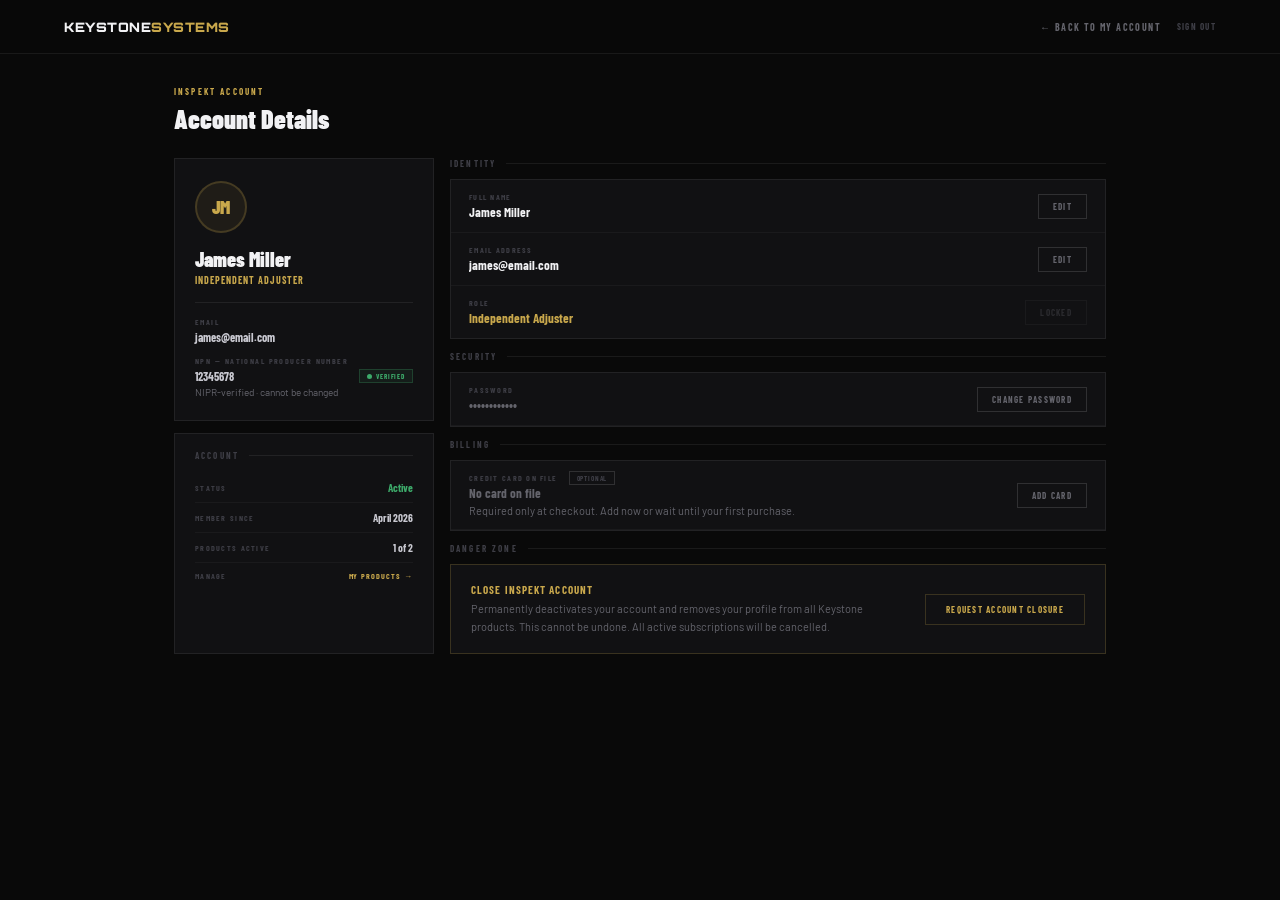
<file: reference/Keystone_Account_Page_v1.html>
<!DOCTYPE html>
<html lang="en">
<head>
<meta charset="UTF-8">
<meta name="viewport" content="width=device-width, initial-scale=1.0">
<title>Account Details — Keystone Systems</title>
<link href="https://fonts.googleapis.com/css2?family=Barlow+Condensed:wght@400;600;700;800;900&family=Barlow:wght@300;400;500&family=Orbitron:wght@900&display=swap" rel="stylesheet">
<style>
:root {
  --black:#090909; --surf:#111113; --surf2:#181819; --surf3:#1e1e22;
  --border:rgba(255,255,255,.07); --border-hi:rgba(255,255,255,.13);
  --white:#f2f2f4; --muted:#64646c; --muted2:#3e3e46; --dim:#c8c8d0;
  --bronze:#C9A84C; --bronze-lo:rgba(201,168,76,.08); --bronze-mid:rgba(201,168,76,.22);
  --green:#3DAA6A; --green-lo:rgba(61,170,106,.08);
  --rose:#E05C8A; --rose-lo:rgba(224,92,138,.08);
}
*,*::before,*::after{box-sizing:border-box;margin:0;padding:0;}
body{background:var(--black);color:var(--white);font-family:'Barlow',sans-serif;min-height:100vh;}

/* ── Nav ── */
nav{position:sticky;top:0;z-index:100;background:rgba(9,9,9,.95);backdrop-filter:blur(12px);
  border-bottom:1px solid var(--border);padding:0 5%;height:54px;
  display:flex;align-items:center;justify-content:space-between;}
.nav-logo{font-family:'Orbitron',sans-serif;font-weight:900;font-size:13px;
  letter-spacing:.04em;color:var(--white);text-decoration:none;}
.nav-logo span{color:var(--bronze);}
.nav-right{display:flex;align-items:center;gap:16px;}
.nav-back{font-family:'Barlow Condensed',sans-serif;font-size:10px;font-weight:700;
  letter-spacing:.14em;text-transform:uppercase;color:var(--muted);
  background:none;border:none;cursor:pointer;transition:color .15s;
  text-decoration:none;display:flex;align-items:center;gap:6px;}
.nav-back:hover{color:var(--white);}
.nav-signout{font-family:'Barlow Condensed',sans-serif;font-size:9px;font-weight:700;
  letter-spacing:.14em;text-transform:uppercase;color:var(--muted2);
  background:none;border:none;cursor:pointer;transition:color .15s;}
.nav-signout:hover{color:var(--white);}

/* ── Layout ── */
.page{max-width:1060px;margin:0 auto;padding:32px 5% 80px;}

.page-eyebrow{font-family:'Barlow Condensed',sans-serif;font-size:9px;font-weight:700;
  letter-spacing:.24em;text-transform:uppercase;color:var(--bronze);margin-bottom:6px;}
.page-title{font-family:'Barlow Condensed',sans-serif;font-size:26px;font-weight:900;
  color:var(--white);margin-bottom:24px;}

.layout{display:grid;grid-template-columns:260px 1fr;gap:16px;align-items:stretch;}

/* ── LEFT SIDEBAR ── */
.sidebar{display:flex;flex-direction:column;gap:12px;}
.status-card{flex:1;}

.id-card{background:var(--surf);border:1px solid var(--border);padding:22px 20px;}

.avatar{width:52px;height:52px;border-radius:50%;background:var(--bronze-lo);
  border:2px solid var(--bronze-mid);display:flex;align-items:center;justify-content:center;
  font-family:'Barlow Condensed',sans-serif;font-size:18px;font-weight:900;
  color:var(--bronze);margin-bottom:14px;}

.id-name{font-family:'Barlow Condensed',sans-serif;font-size:20px;font-weight:900;
  color:var(--white);margin-bottom:3px;}
.id-role{font-family:'Barlow Condensed',sans-serif;font-size:10px;font-weight:700;
  letter-spacing:.1em;text-transform:uppercase;color:var(--bronze);margin-bottom:16px;}

.id-divider{height:1px;background:var(--border);margin-bottom:14px;}

.id-field{margin-bottom:12px;}
.id-field:last-child{margin-bottom:0;}
.id-lbl{font-family:'Barlow Condensed',sans-serif;font-size:8px;font-weight:700;
  letter-spacing:.18em;text-transform:uppercase;color:var(--muted2);margin-bottom:3px;}
.id-val{font-family:'Barlow Condensed',sans-serif;font-size:12px;font-weight:700;
  color:var(--dim);}
.id-val.green{color:var(--green);}

.verified-row{display:flex;align-items:center;justify-content:space-between;gap:8px;}
.verified-tag{display:inline-flex;align-items:center;gap:4px;
  font-family:'Barlow Condensed',sans-serif;font-size:7px;font-weight:700;
  letter-spacing:.12em;text-transform:uppercase;color:var(--green);padding:2px 7px;
  background:var(--green-lo);border:1px solid rgba(61,170,106,.25);flex-shrink:0;}
.verified-dot{width:5px;height:5px;border-radius:50%;background:var(--green);}

/* Sidebar status card */
.status-card{background:var(--surf);border:1px solid var(--border);padding:16px 20px;}
.status-row{display:flex;align-items:center;justify-content:space-between;
  padding:8px 0;border-bottom:1px solid rgba(255,255,255,.04);}
.status-row:last-child{border-bottom:none;padding-bottom:0;}
.status-row:first-child{padding-top:0;}
.s-lbl{font-family:'Barlow Condensed',sans-serif;font-size:8px;font-weight:700;
  letter-spacing:.16em;text-transform:uppercase;color:var(--muted2);}
.s-val{font-family:'Barlow Condensed',sans-serif;font-size:11px;font-weight:700;color:var(--dim);}
.s-val.green{color:var(--green);}
.manage-link{font-family:'Barlow Condensed',sans-serif;font-size:8px;font-weight:700;
  letter-spacing:.12em;text-transform:uppercase;color:var(--bronze);
  text-decoration:none;transition:opacity .15s;}
.manage-link:hover{opacity:.75;}

/* ── RIGHT MAIN ── */
.main{display:flex;flex-direction:column;gap:12px;}

/* Section label */
.sec-label{font-family:'Barlow Condensed',sans-serif;font-size:9px;font-weight:700;
  letter-spacing:.24em;text-transform:uppercase;color:var(--muted2);
  margin-bottom:10px;display:flex;align-items:center;gap:10px;}
.sec-label::after{content:'';flex:1;height:1px;background:var(--border);}

/* Info card — horizontal rows */
.info-card{background:var(--surf);border:1px solid var(--border);}
.info-row{display:flex;align-items:center;justify-content:space-between;
  padding:12px 18px;border-bottom:1px solid rgba(255,255,255,.04);gap:20px;}
.info-row:last-child{border-bottom:none;}
.info-left{display:flex;flex-direction:column;gap:2px;flex:1;min-width:0;}
.info-lbl{font-family:'Barlow Condensed',sans-serif;font-size:8px;font-weight:700;
  letter-spacing:.16em;text-transform:uppercase;color:var(--muted2);}
.info-val{font-family:'Barlow Condensed',sans-serif;font-size:13px;font-weight:700;
  color:var(--white);white-space:nowrap;overflow:hidden;text-overflow:ellipsis;}
.info-val.muted{color:var(--muted);}
.info-hint{font-size:11px;color:var(--muted);margin-top:1px;}

/* Two-column info grid inside a card */
.info-grid{display:grid;grid-template-columns:1fr 1fr;border-top:1px solid rgba(255,255,255,.04);}
.info-cell{padding:12px 18px;border-right:1px solid rgba(255,255,255,.04);}
.info-cell:nth-child(even){border-right:none;}
.info-cell:nth-child(n+3){border-top:1px solid rgba(255,255,255,.04);}

/* Edit button */
.edit-btn{font-family:'Barlow Condensed',sans-serif;font-size:9px;font-weight:700;
  letter-spacing:.14em;text-transform:uppercase;padding:6px 14px;
  background:none;border:1px solid var(--border-hi);color:var(--muted);
  cursor:pointer;transition:all .15s;white-space:nowrap;flex-shrink:0;}
.edit-btn:hover{color:var(--white);border-color:rgba(255,255,255,.3);}
.edit-btn.disabled{opacity:.3;cursor:not-allowed;}
.edit-btn.disabled:hover{color:var(--muted);border-color:var(--border-hi);}

/* Password form */
.pw-form{display:none;padding:16px 18px;background:var(--surf2);border-top:1px solid var(--border);}
.pw-form.open{display:grid;grid-template-columns:1fr 1fr 1fr;gap:12px;}
.pw-form .full{grid-column:1/-1;}
.pw-field{display:flex;flex-direction:column;gap:4px;}
.pw-label{font-family:'Barlow Condensed',sans-serif;font-size:8px;font-weight:700;
  letter-spacing:.16em;text-transform:uppercase;color:var(--muted2);}
.pw-input{background:rgba(255,255,255,.04);border:1px solid var(--border-hi);
  color:var(--white);font-family:'Barlow',sans-serif;font-size:13px;
  padding:8px 12px;outline:none;transition:border-color .15s;width:100%;}
.pw-input:focus{border-color:rgba(201,168,76,.4);}
.pw-actions{display:flex;gap:8px;align-items:center;}
.btn-save{font-family:'Barlow Condensed',sans-serif;font-size:9px;font-weight:900;
  letter-spacing:.16em;text-transform:uppercase;padding:8px 20px;
  background:var(--bronze);color:#000;border:none;cursor:pointer;transition:background .15s;}
.btn-save:hover{background:#d4b55a;}
.btn-cancel-sm{font-family:'Barlow Condensed',sans-serif;font-size:9px;font-weight:700;
  letter-spacing:.14em;text-transform:uppercase;padding:8px 14px;
  background:none;border:1px solid var(--border-hi);color:var(--muted);
  cursor:pointer;transition:all .15s;}
.btn-cancel-sm:hover{color:var(--white);}

/* Danger zone */
.danger-card{background:var(--surf);border:1px solid var(--bronze-mid);padding:18px 20px;
  display:flex;align-items:center;justify-content:space-between;gap:24px;}
.danger-body{}
.danger-title{font-family:'Barlow Condensed',sans-serif;font-size:11px;font-weight:700;
  letter-spacing:.1em;text-transform:uppercase;color:var(--bronze);margin-bottom:4px;}
.danger-sub{font-size:11px;color:var(--muted);line-height:1.6;max-width:500px;}
.btn-danger{font-family:'Barlow Condensed',sans-serif;font-size:9px;font-weight:700;
  letter-spacing:.14em;text-transform:uppercase;padding:9px 20px;
  background:none;border:1px solid var(--bronze-mid);color:var(--bronze);
  cursor:pointer;transition:all .15s;white-space:nowrap;flex-shrink:0;}
.btn-danger:hover{background:var(--bronze-lo);}
</style>
</head>
<body>

<nav>
  <a class="nav-logo" href="/">KEYSTONE<span>SYSTEMS</span></a>
  <div class="nav-right">
    <a class="nav-back" href="/adjuster">← Back to My Account</a>
    <button class="nav-signout" onclick="window.location='/'">Sign Out</button>
  </div>
</nav>

<div class="page">
  <div class="page-eyebrow">Inspekt Account</div>
  <div class="page-title">Account Details</div>

  <div class="layout">

    <!-- LEFT SIDEBAR -->
    <aside class="sidebar">

      <!-- Identity card -->
      <div class="id-card">
        <div class="avatar" id="avatar">JM</div>
        <div class="id-name" id="full-name">James Miller</div>
        <div class="id-role">Independent Adjuster</div>
        <div class="id-divider"></div>
        <div class="id-field">
          <div class="id-lbl">Email</div>
          <div class="id-val" id="sb-email">james@email.com</div>
        </div>
        <div class="id-field">
          <div class="id-lbl">NPN — National Producer Number</div>
          <div class="verified-row">
            <div class="id-val" id="sb-npn">12345678</div>
            <span class="verified-tag"><span class="verified-dot"></span>Verified</span>
          </div>
          <div style="font-size:10px;color:var(--muted);margin-top:3px;">NIPR-verified · cannot be changed</div>
        </div>
      </div>

      <!-- Status card -->
      <div class="status-card">
        <div class="sec-label" style="margin-bottom:12px;">Account</div>
        <div class="status-row">
          <div class="s-lbl">Status</div>
          <div class="s-val green">Active</div>
        </div>
        <div class="status-row">
          <div class="s-lbl">Member Since</div>
          <div class="s-val">April 2026</div>
        </div>
        <div class="status-row">
          <div class="s-lbl">Products Active</div>
          <div class="s-val">1 of 2</div>
        </div>
        <div class="status-row">
          <div class="s-lbl">Manage</div>
          <a class="manage-link" href="/adjuster">My Products →</a>
        </div>
      </div>

    </aside>

    <!-- RIGHT MAIN -->
    <main class="main">

      <!-- IDENTITY EDIT -->
      <div>
        <div class="sec-label">Identity</div>
        <div class="info-card">
          <div class="info-row">
            <div class="info-left">
              <div class="info-lbl">Full Name</div>
              <div class="info-val" id="d-name">James Miller</div>
            </div>
            <button class="edit-btn">Edit</button>
          </div>
          <div class="info-row">
            <div class="info-left">
              <div class="info-lbl">Email Address</div>
              <div class="info-val" id="d-email">james@email.com</div>
            </div>
            <button class="edit-btn">Edit</button>
          </div>
          <div class="info-row">
            <div class="info-left">
              <div class="info-lbl">Role</div>
              <div class="info-val" style="color:var(--bronze);">Independent Adjuster</div>
            </div>
            <button class="edit-btn disabled">Locked</button>
          </div>
        </div>
      </div>

      <!-- SECURITY -->
      <div>
        <div class="sec-label">Security</div>
        <div class="info-card">
          <div class="info-row">
            <div class="info-left">
              <div class="info-lbl">Password</div>
              <div class="info-val muted">••••••••••••</div>
            </div>
            <button class="edit-btn" onclick="togglePwForm()">Change Password</button>
          </div>
          <div class="pw-form" id="pw-form">
            <div class="pw-field">
              <label class="pw-label">Current Password</label>
              <input class="pw-input" type="password" placeholder="Current password">
            </div>
            <div class="pw-field">
              <label class="pw-label">New Password</label>
              <input class="pw-input" type="password" placeholder="New password">
            </div>
            <div class="pw-field">
              <label class="pw-label">Confirm New Password</label>
              <input class="pw-input" type="password" placeholder="Repeat new password">
            </div>
            <div class="pw-actions full">
              <button class="btn-save">Update Password</button>
              <button class="btn-cancel-sm" onclick="togglePwForm()">Cancel</button>
            </div>
          </div>
        </div>
      </div>

      <!-- BILLING -->
      <div>
        <div class="sec-label">Billing</div>
        <div class="info-card">
          <div class="info-row">
            <div class="info-left">
              <div class="info-lbl">Credit Card on File <span style="font-family:'Barlow Condensed',sans-serif;font-size:7px;font-weight:700;letter-spacing:.12em;text-transform:uppercase;color:var(--muted2);margin-left:8px;padding:2px 7px;border:1px solid var(--border-hi);">Optional</span></div>
              <div class="info-val muted" id="card-status">No card on file</div>
              <div class="info-hint">Required only at checkout. Add now or wait until your first purchase.</div>
            </div>
            <button class="edit-btn" id="card-btn" onclick="toggleCardForm()">Add Card</button>
          </div>
          <div class="pw-form" id="card-form" style="grid-template-columns:1fr 1fr 1fr;">
            <div class="pw-field" style="grid-column:1/-1;">
              <label class="pw-label">Card Number</label>
              <input class="pw-input" type="text" placeholder="1234 5678 9012 3456" maxlength="19" oninput="fmtCard(this)">
            </div>
            <div class="pw-field">
              <label class="pw-label">Cardholder Name</label>
              <input class="pw-input" type="text" placeholder="Name on card">
            </div>
            <div class="pw-field">
              <label class="pw-label">Expiration</label>
              <input class="pw-input" type="text" placeholder="MM / YY" maxlength="7" oninput="fmtExp(this)">
            </div>
            <div class="pw-field">
              <label class="pw-label">CVV</label>
              <input class="pw-input" type="text" placeholder="•••" maxlength="4">
            </div>
            <div class="pw-actions full">
              <button class="btn-save" onclick="saveCard()">Save Card</button>
              <button class="btn-cancel-sm" onclick="toggleCardForm()">Cancel</button>
              <span style="font-family:'Barlow Condensed',sans-serif;font-size:8px;font-weight:600;letter-spacing:.08em;color:var(--muted2);margin-left:4px;">🔒 Encrypted &amp; stored securely</span>
            </div>
          </div>
        </div>
      </div>

      <!-- DANGER ZONE -->
      <div>
        <div class="sec-label">Danger Zone</div>
        <div class="danger-card">
          <div class="danger-body">
            <div class="danger-title">Close Inspekt Account</div>
            <div class="danger-sub">Permanently deactivates your account and removes your profile from all Keystone products. This cannot be undone. All active subscriptions will be cancelled.</div>
          </div>
          <button class="btn-danger" onclick="showCloseConfirm()">Request Account Closure</button>
        </div>
      </div>

      <!-- CONFIRM PANEL -->
      <div id="close-confirm" style="display:none;background:var(--surf);border:1px solid var(--bronze-mid);padding:20px 22px;margin-top:-4px;">
        <div style="font-family:'Barlow Condensed',sans-serif;font-size:11px;font-weight:700;letter-spacing:.12em;text-transform:uppercase;color:var(--bronze);margin-bottom:6px;">Are you absolutely sure?</div>
        <div style="font-size:12px;color:var(--muted);line-height:1.7;margin-bottom:14px;">This is permanent and cannot be undone. Your adjuster profile and all product data will be deleted. Type <strong style="color:var(--dim);font-weight:600;">CLOSE</strong> to confirm.</div>
        <input id="close-input" class="pw-input" type="text" placeholder="Type CLOSE to confirm" style="max-width:260px;margin-bottom:14px;display:block;" oninput="checkCloseInput()">
        <div style="display:flex;align-items:center;gap:10px;">
          <button class="btn-danger" id="confirm-close-btn" disabled style="opacity:.35;cursor:not-allowed;">Permanently Close Account</button>
          <button class="btn-cancel-sm" onclick="hideCloseConfirm()">Cancel</button>
        </div>
      </div>

    </main>
  </div>
</div>

<script>
var USER = {
  name:     'James Miller',
  initials: 'JM',
  npn:      '12345678',
  email:    'james@email.com',
};
document.getElementById('full-name').textContent = USER.name;
document.getElementById('avatar').textContent    = USER.initials;
document.getElementById('sb-email').textContent  = USER.email;
document.getElementById('sb-npn').textContent    = USER.npn;
document.getElementById('d-name').textContent    = USER.name;
document.getElementById('d-email').textContent   = USER.email;

function togglePwForm() {
  document.getElementById('pw-form').classList.toggle('open');
}

function toggleCardForm() {
  document.getElementById('card-form').classList.toggle('open');
}

function fmtCard(el) {
  var v = el.value.replace(/\D/g,'').substring(0,16);
  el.value = v.replace(/(.{4})/g,'$1 ').trim();
}

function fmtExp(el) {
  var v = el.value.replace(/\D/g,'').substring(0,4);
  if (v.length >= 3) v = v.substring(0,2) + ' / ' + v.substring(2);
  el.value = v;
}

function saveCard() {
  var num = document.querySelector('#card-form input').value.replace(/\s/g,'');
  if (num.length < 15) { alert('Please enter a valid card number.'); return; }
  var last4 = num.slice(-4);
  document.getElementById('card-status').textContent = '\u2022\u2022\u2022\u2022 \u2022\u2022\u2022\u2022 \u2022\u2022\u2022\u2022 ' + last4;
  document.getElementById('card-status').style.color = 'var(--white)';
  document.getElementById('card-btn').textContent = 'Update';
  document.getElementById('card-form').classList.remove('open');
}

function showCloseConfirm() {
  document.getElementById('close-confirm').style.display = 'block';
  document.getElementById('close-input').value = '';
  document.getElementById('confirm-close-btn').disabled = true;
  document.getElementById('confirm-close-btn').style.opacity = '.35';
  document.getElementById('confirm-close-btn').style.cursor = 'not-allowed';
}
function hideCloseConfirm() {
  document.getElementById('close-confirm').style.display = 'none';
}
function checkCloseInput() {
  var ok = document.getElementById('close-input').value.trim().toUpperCase() === 'CLOSE';
  var btn = document.getElementById('confirm-close-btn');
  btn.disabled = !ok;
  btn.style.opacity = ok ? '1' : '.35';
  btn.style.cursor  = ok ? 'pointer' : 'not-allowed';
}
</script>
</body>
</html>
</file>
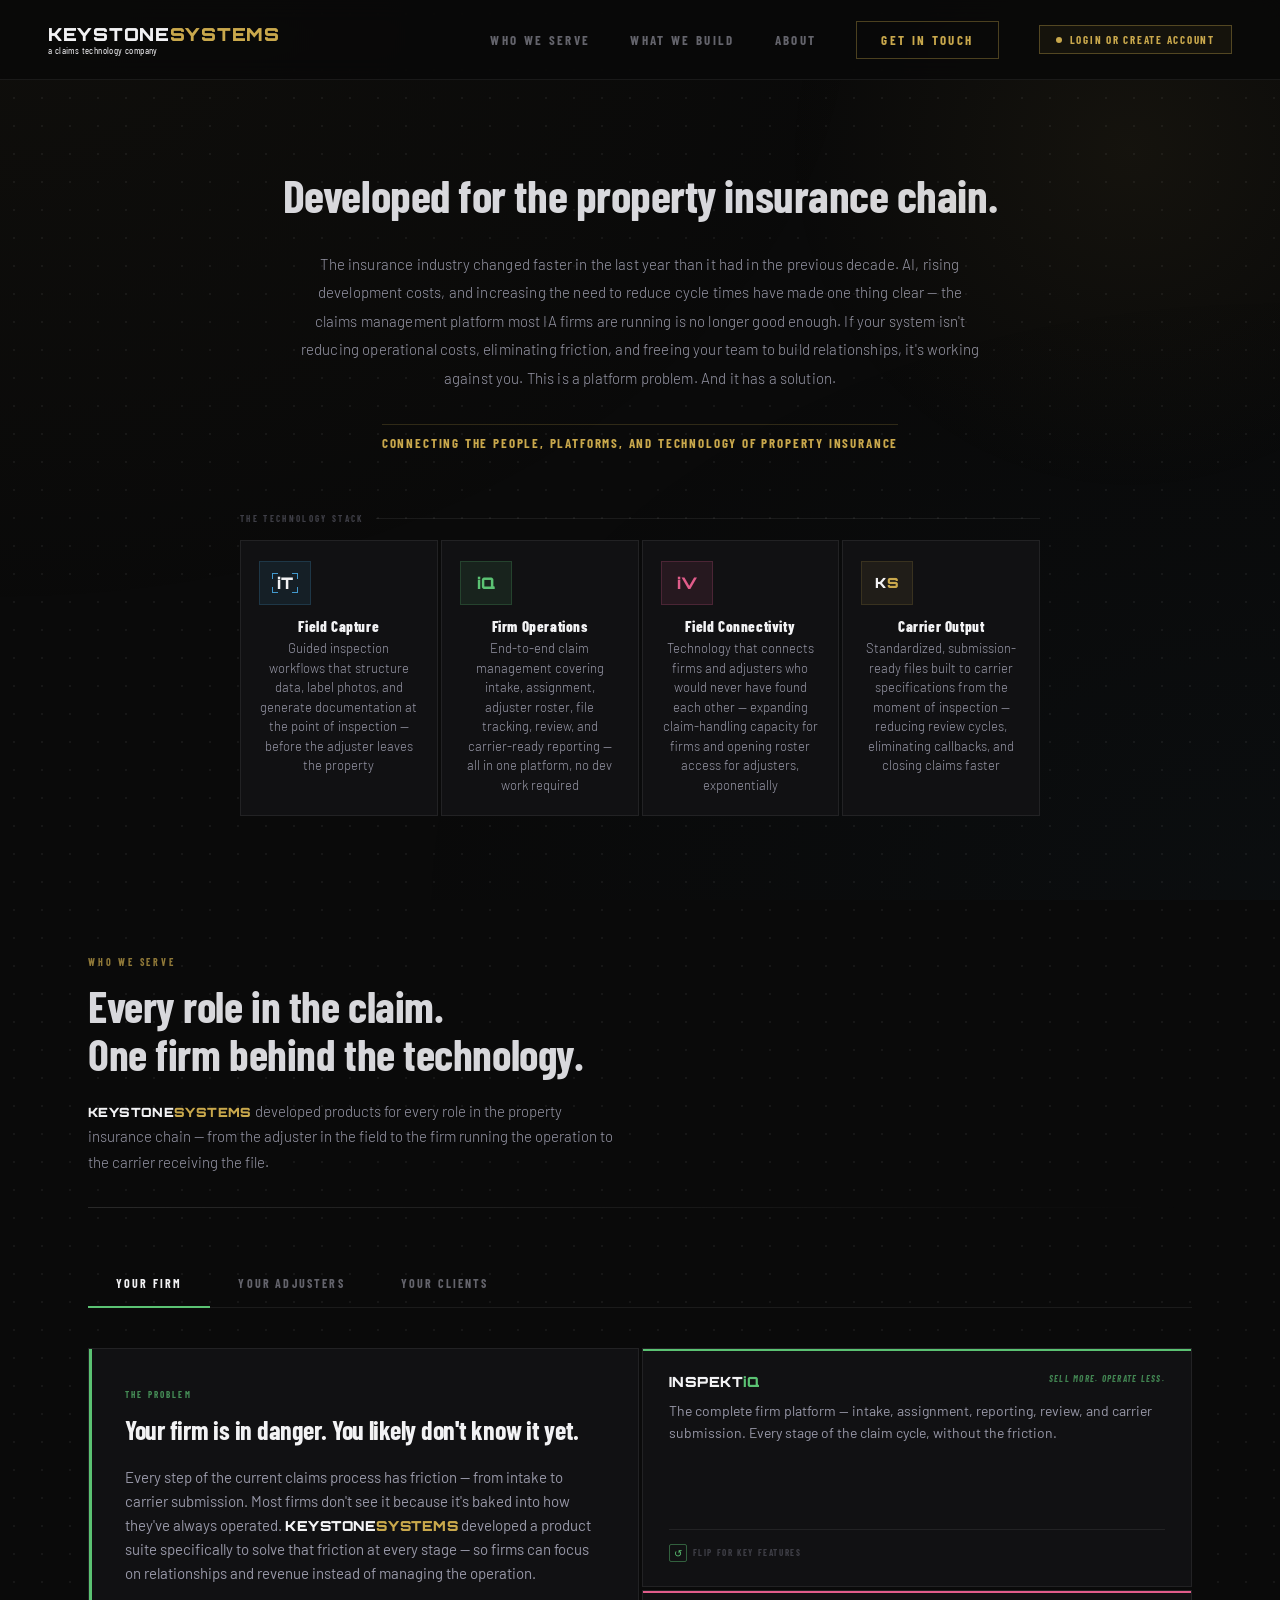
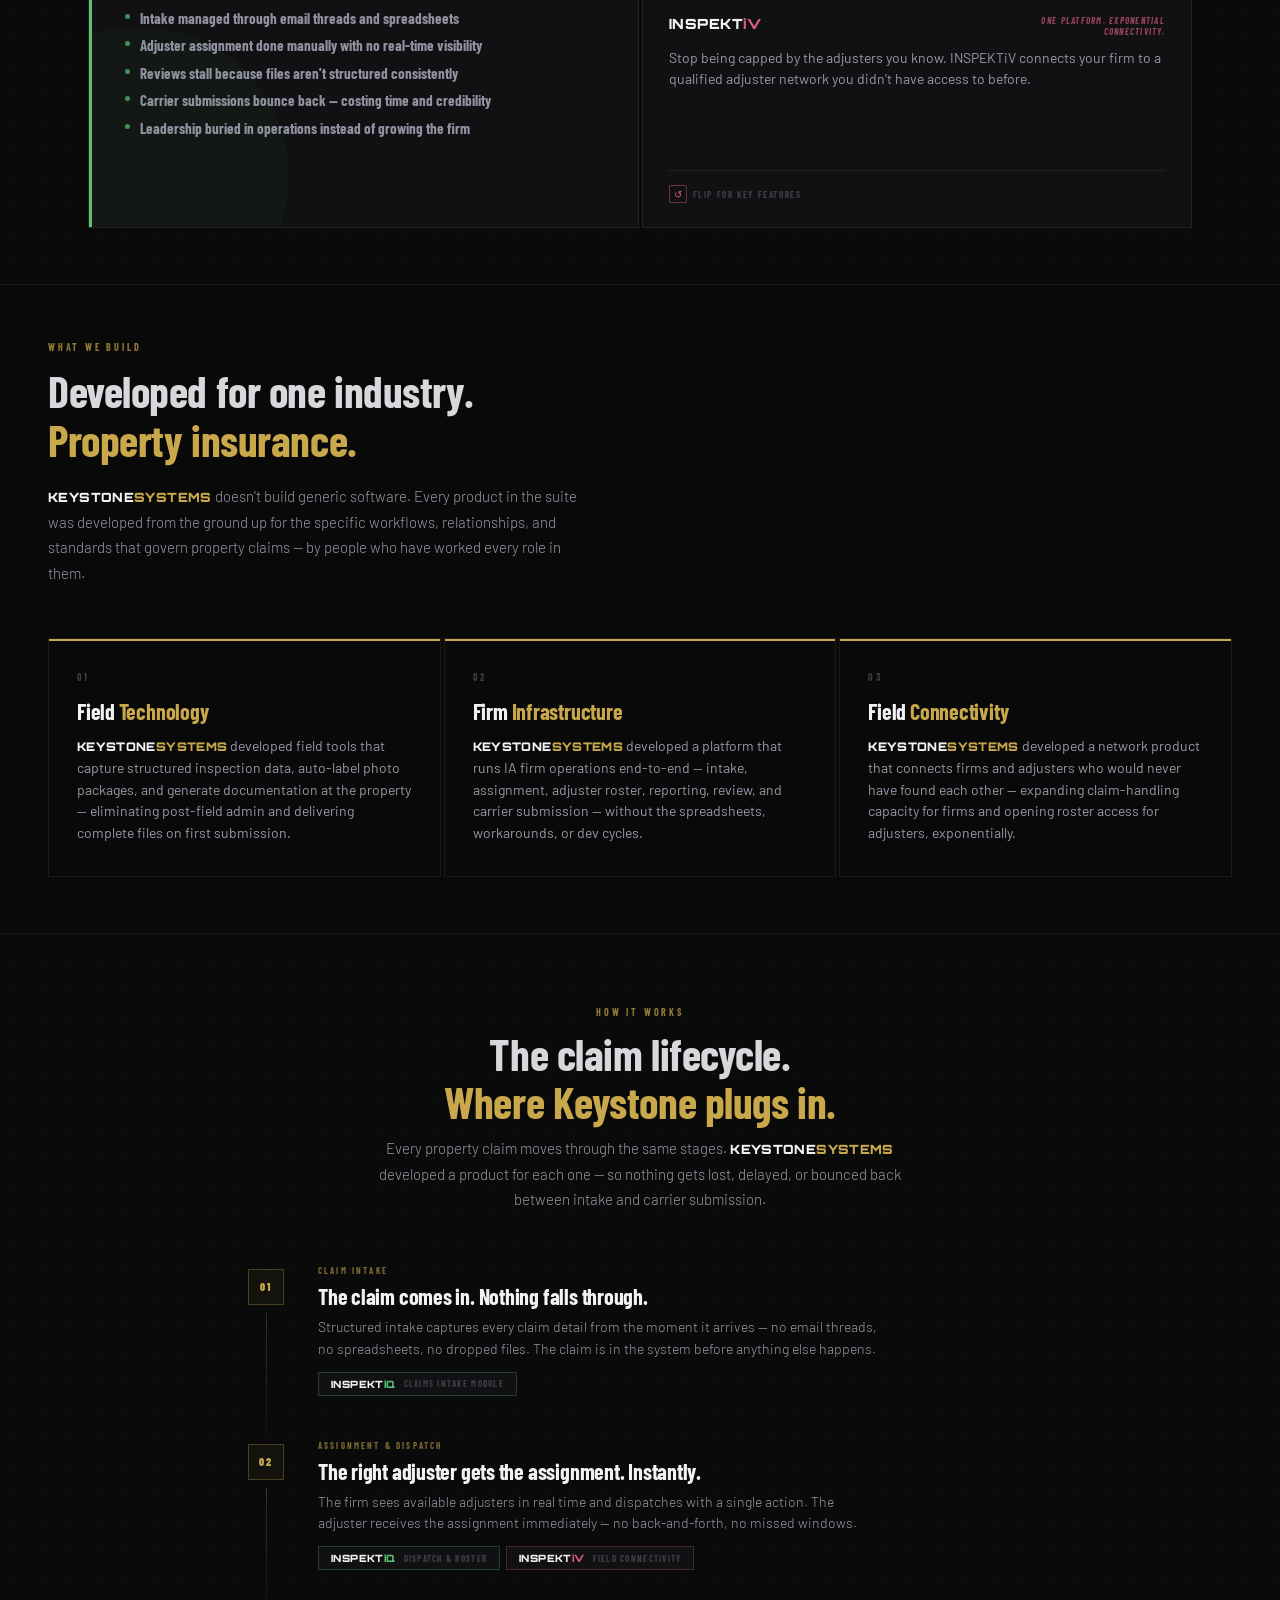
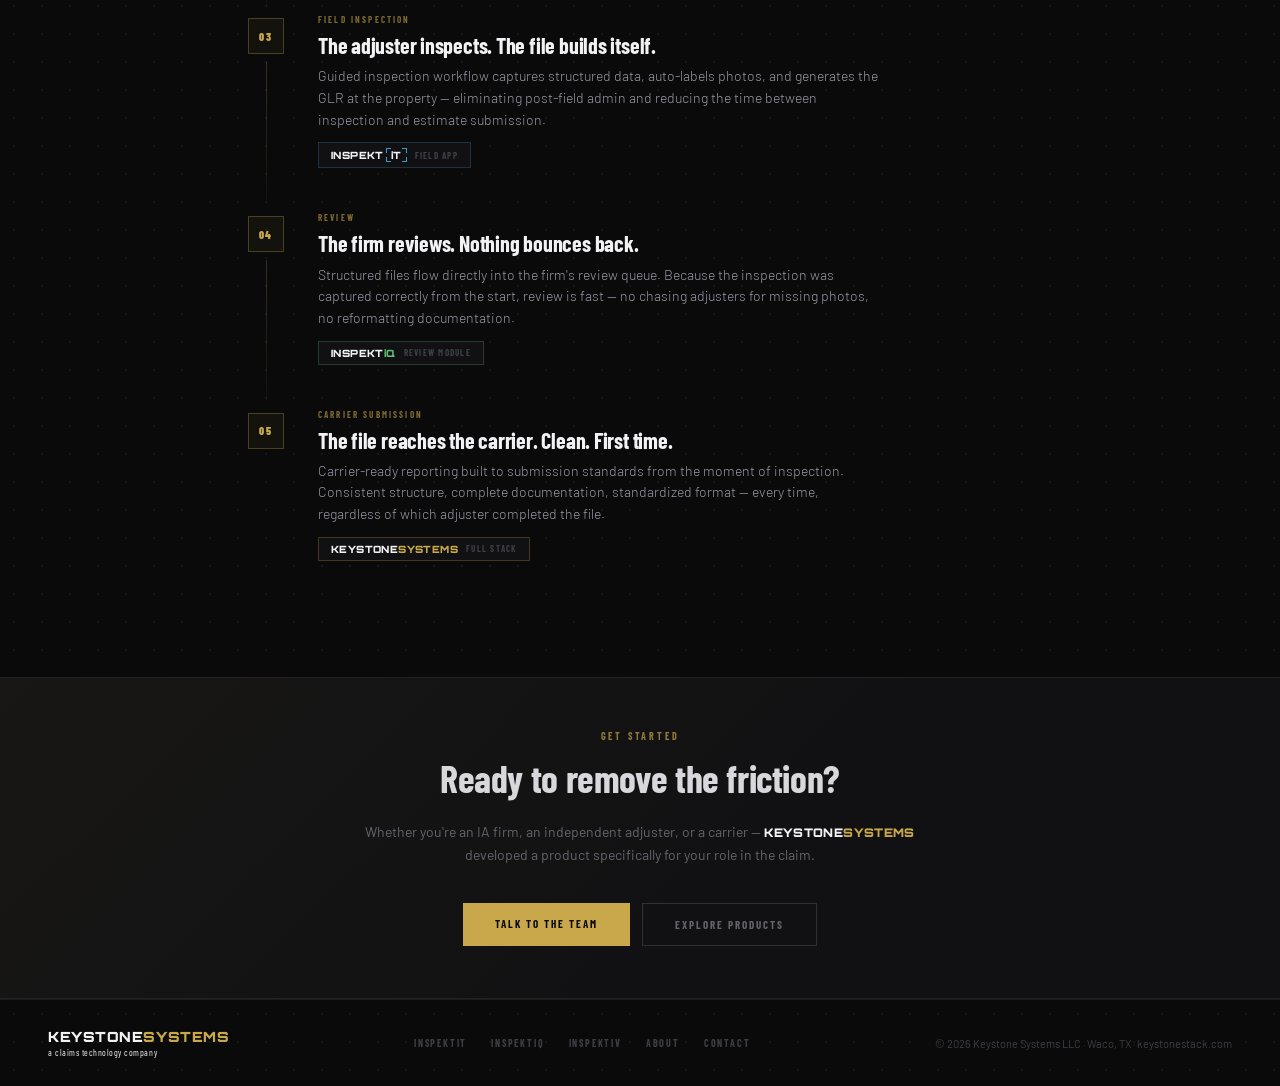
<file: reference/Keystone_Homepage_v44_LOCKED.html>
<!DOCTYPE html>
<html lang="en">
<head>
<meta charset="UTF-8">
<meta name="viewport" content="width=device-width, initial-scale=1.0">
<title>KEYSTONEsystems — Insurance Technology</title>
<link href="https://fonts.googleapis.com/css2?family=Barlow+Condensed:wght@400;500;600;700;800;900&family=Barlow:wght@300;400;500;600&family=Orbitron:wght@900&display=swap" rel="stylesheet">
<style>
  *, *::before, *::after { box-sizing: border-box; margin: 0; padding: 0; }

  :root {
    --black:     #090909;
    --surface:   #111113;
    --surface-2: #181819;
    --border:    rgba(255,255,255,0.07);
    --border-hi: rgba(255,255,255,0.13);
    --white:     #f2f2f4;
    --muted:     #64646c;
    --muted-2:   #3e3e46;
    --bronze:    #C9A84C;
    --bronze-lo: rgba(201,168,76,0.08);
    --bronze-mid:rgba(201,168,76,0.18);
    --blue:      #4298CC;
    --green:     #5BC273;
    --rose:      #E05C8A;
  }

  html { scroll-behavior: smooth; }

  body {
    background-color: #0a0a0a;
    background-image: radial-gradient(rgba(255,255,255,0.055) 1px, transparent 1px);
    background-size: 28px 28px;
    color: var(--white);
    font-family: 'Barlow', sans-serif;
    min-height: 100vh;
    overflow-x: hidden;
  }

  /* Soft vignette to ground the content areas */
  body::before {
    content: '';
    position: fixed; inset: 0;
    background:
      radial-gradient(ellipse at 0% 0%, rgba(201,168,76,0.03) 0%, transparent 50%),
      radial-gradient(ellipse at 100% 100%, rgba(66,152,204,0.03) 0%, transparent 50%);
    pointer-events: none; z-index: 0;
  }

  .z1 { position: relative; z-index: 1; }

  /* ══════════════════════════
     NAV
  ══════════════════════════ */
  nav {
    position: fixed; top: 0; left: 0; right: 0;
    z-index: 100;
    background: rgba(9,9,9,0.92);
    backdrop-filter: blur(12px);
    -webkit-backdrop-filter: blur(12px);
    border-bottom: 1px solid var(--border);
    display: flex; align-items: center;
    justify-content: space-between;
    padding: 0 48px;
    height: 80px;
  }

  .nav-wordmark {
    text-decoration: none;
    display: inline-block;
    line-height: 1;
  }
  .nav-wordmark-line1 {
    font-family: 'Orbitron', sans-serif;
    font-size: 18px; font-weight: 900;
    letter-spacing: .04em;
    color: var(--white);
    display: block;
    white-space: nowrap;
  }
  .nav-wordmark-line1 .sys { color: var(--bronze); }
  .nav-sub {
    font-family: 'Barlow Condensed', sans-serif;
    font-size: 10px; font-weight: 400;
    letter-spacing: .04em;
    color: var(--white);
    display: block;
    margin-top: 2px;
    transform-origin: left center;
    white-space: nowrap;
  }

  .nav-links {
    display: flex; align-items: center; gap: 40px;
  }
  .nav-link {
    font-family: 'Barlow Condensed', sans-serif;
    font-size: 13px; font-weight: 700;
    letter-spacing: .18em; text-transform: uppercase;
    color: var(--muted); text-decoration: none;
    transition: color .2s;
  }
  .nav-link:hover { color: var(--white); }

  .nav-cta {
    font-family: 'Barlow Condensed', sans-serif;
    font-size: 13px; font-weight: 700;
    letter-spacing: .18em; text-transform: uppercase;
    color: var(--bronze);
    border: 1px solid rgba(201,168,76,.35);
    padding: 10px 24px;
    text-decoration: none;
    transition: background .2s, color .2s;
  }
  .nav-cta:hover {
    background: var(--bronze);
    color: var(--black);
  }

  /* ══════════════════════════
     HERO
  ══════════════════════════ */
  .hero {
    min-height: 100vh;
    display: flex; flex-direction: column;
    justify-content: center;
    padding: 140px 48px 52px;
    position: relative; overflow: hidden;
    text-align: center;
    align-items: center;
  }

  /* Bronze radial accent */
  .hero::after {
    content: '';
    position: absolute;
    top: -200px; right: -200px;
    width: 700px; height: 700px;
    border-radius: 50%;
    background: radial-gradient(circle, rgba(201,168,76,0.06) 0%, transparent 70%);
    pointer-events: none;
  }

  .hero-inner {
    max-width: 800px;
    margin: 0 auto; width: 100%;
    display: flex; flex-direction: column;
    align-items: center;
  }

  .hero-eyebrow {
    font-family: 'Barlow Condensed', sans-serif;
    font-size: 10px; font-weight: 700;
    letter-spacing: .3em; text-transform: uppercase;
    color: var(--bronze); opacity: .8;
    margin-bottom: 24px;
    animation: fadeUp .6s ease both;
  }

  .hero-headline {
    font-family: 'Barlow Condensed', sans-serif;
    font-size: clamp(28px, 4vw, 46px);
    font-weight: 700;
    letter-spacing: -.01em;
    line-height: 1;
    color: #d8d8dc;
    max-width: 900px;
    margin-bottom: 32px;
    animation: fadeUp .6s ease .08s both;
    white-space: nowrap;
  }

  .hero-headline em {
    font-style: normal;
    color: transparent;
    -webkit-text-stroke: 1px rgba(201,168,76,.5);
  }

  .hero-sub {
    font-family: 'Barlow', sans-serif;
    font-size: 15px; font-weight: 300;
    line-height: 1.9; color: #9898a8;
    max-width: 680px;
    margin-bottom: 32px;
    animation: fadeUp .6s ease .16s both;
    text-align: center;
    letter-spacing: .01em;
  }

  .hero-tagline {
    font-family: 'Barlow Condensed', sans-serif;
    font-size: 13px; font-weight: 700;
    letter-spacing: .14em; text-transform: uppercase;
    color: var(--bronze);
    padding: 10px 0;
    border-top: 1px solid rgba(201,168,76,.2);
    display: inline-block;
    animation: fadeUp .6s ease .24s both;
  }

  /* ══════════════════════════
     TECH STACK OVERVIEW
  ══════════════════════════ */
  .stack-overview {
    margin-top: 52px;
    animation: fadeUp .6s ease .28s both;
  }

  .stack-label {
    font-family: 'Barlow Condensed', sans-serif;
    font-size: 9px; font-weight: 700;
    letter-spacing: .26em; text-transform: uppercase;
    color: var(--muted-2); margin-bottom: 16px;
    display: flex; align-items: center; gap: 12px;
  }
  .stack-label::after {
    content: ''; flex: 1; height: 1px;
    background: var(--border);
  }

  .stack-grid {
    display: grid;
    grid-template-columns: repeat(4, 1fr);
    gap: 3px;
  }

  .stack-item {
    background: var(--surface);
    border: 1px solid var(--border);
    padding: 20px 18px;
    display: flex; flex-direction: column; gap: 12px;
    transition: border-color .25s;
  }
  .stack-item:hover { border-color: var(--border-hi); }

  .stack-icon {
    width: 52px; height: 44px;
    border: 1px solid;
    display: flex; align-items: center; justify-content: center;
    flex-shrink: 0;
    padding: 0 6px;
  }

  .stack-name {
    font-family: 'Barlow Condensed', sans-serif;
    font-size: 15px; font-weight: 800;
    letter-spacing: .04em; color: var(--white);
    margin-bottom: 4px;
  }

  .stack-desc {
    font-family: 'Barlow', sans-serif;
    font-size: 13px; font-weight: 300;
    color: #9898a8; line-height: 1.5;
  }

  /* hero suite */
    display: flex; gap: 3px;
    margin-top: 64px;
    animation: fadeUp .6s ease .32s both;
  }

  .suite-item {
    background: var(--surface);
    border: 1px solid var(--border);
    padding: 16px 20px;
    flex: 1;
    position: relative; overflow: hidden;
    transition: border-color .25s, transform .25s;
    cursor: default;
  }
  .suite-item::before {
    content: '';
    position: absolute; top: 0; left: 0; right: 0; height: 2px;
    background: var(--item-accent);
  }
  .suite-item:hover {
    border-color: color-mix(in srgb, var(--item-accent) 35%, transparent);
    transform: translateY(-2px);
  }

  .suite-wm {
    font-family: 'Orbitron', sans-serif;
    font-size: 11px; font-weight: 900;
    letter-spacing: .04em; color: var(--white);
    margin-bottom: 6px;
    display: inline-flex; align-items: center;
  }
  .suite-wm .acc { color: var(--item-accent); }

  /* iT bracket */
  .bk { position: relative; display: inline-flex; align-items: center; padding: 1px 5px; margin-left: 2px; }
  .bk .c { position: absolute; width: 5px; height: 5px; border-style: solid; border-width: 0; border-color: var(--blue); }
  .bk .c.tl { top:0;left:0;border-top-width:1.2px;border-left-width:1.2px; }
  .bk .c.tr { top:0;right:0;border-top-width:1.2px;border-right-width:1.2px; }
  .bk .c.bl { bottom:0;left:0;border-bottom-width:1.2px;border-left-width:1.2px; }
  .bk .c.br { bottom:0;right:0;border-bottom-width:1.2px;border-right-width:1.2px; }

  .suite-tag {
    font-family: 'Barlow Condensed', sans-serif;
    font-size: 10px; font-weight: 700;
    letter-spacing: .14em; text-transform: uppercase;
    color: var(--muted-2);
  }

  /* ══════════════════════════
     SECTION SHARED
  ══════════════════════════ */
  section {
    padding: 56px 48px;
    max-width: 1200px;
    margin: 0 auto;
  }

  .section-eyebrow {
    font-family: 'Barlow Condensed', sans-serif;
    font-size: 10px; font-weight: 700;
    letter-spacing: .28em; text-transform: uppercase;
    color: var(--bronze); opacity: .7;
    margin-bottom: 14px;
  }

  .section-heading {
    font-family: 'Barlow Condensed', sans-serif;
    font-size: clamp(28px, 3.5vw, 44px);
    font-weight: 700; letter-spacing: -.01em;
    line-height: 1.1; color: #d8d8dc;
    margin-bottom: 20px;
  }

  .section-sub {
    font-size: 15px; font-weight: 300;
    color: #9898a8; line-height: 1.7;
    max-width: 540px; margin-bottom: 32px;
  }

  .section-rule {
    width: 100%; height: 1px;
    background: linear-gradient(90deg, var(--border-hi), transparent);
    margin-bottom: 52px;
  }

  /* ══════════════════════════
     AUDIENCE TABS
  ══════════════════════════ */
  .tabs-wrap {
    border-bottom: 1px solid var(--border);
    margin-bottom: 40px;
    display: flex; gap: 0;
  }

  .tab-btn {
    font-family: 'Barlow Condensed', sans-serif;
    font-size: 12px; font-weight: 700;
    letter-spacing: .18em; text-transform: uppercase;
    color: var(--muted);
    padding: 16px 28px;
    border: none; background: none;
    cursor: pointer;
    position: relative;
    transition: color .2s;
    border-bottom: 2px solid transparent;
    margin-bottom: -1px;
  }
  .tab-btn:hover { color: var(--white); }
  .tab-btn.active {
    color: var(--white);
    border-bottom-color: var(--tab-accent);
  }

  /* Tab panels */
  .tab-panel { display: none; }
  .tab-panel.active { display: block; animation: fadeUp .35s ease both; }

  /* Audience panel layout */
  .audience-layout {
    display: grid;
    grid-template-columns: 1fr 1fr;
    gap: 3px;
    min-height: 480px;
  }

  /* Left — pain point */
  .pain-panel {
    background: var(--surface);
    border: 1px solid var(--border);
    padding: 40px 36px;
    position: relative; overflow: hidden;
  }
  .pain-panel::before {
    content: '';
    position: absolute; top: 0; left: 0; bottom: 0; width: 3px;
    background: var(--panel-accent);
  }
  .pain-panel::after {
    content: '';
    position: absolute; bottom: -100px; left: -100px;
    width: 300px; height: 300px; border-radius: 50%;
    background: var(--panel-accent);
    opacity: .04; pointer-events: none;
  }

  .pain-label {
    font-family: 'Barlow Condensed', sans-serif;
    font-size: 9px; font-weight: 700;
    letter-spacing: .24em; text-transform: uppercase;
    color: var(--panel-accent); opacity: .7;
    margin-bottom: 16px;
  }

  .pain-who {
    font-family: 'Barlow Condensed', sans-serif;
    font-size: 26px; font-weight: 700;
    letter-spacing: -.01em; line-height: 1.1;
    color: var(--white); margin-bottom: 20px;
  }

  .pain-text {
    font-size: 15px; font-weight: 400;
    line-height: 1.6; color: #9898a8;
    margin-bottom: 24px;
  }

  .pain-points {
    list-style: none;
    display: flex; flex-direction: column; gap: 8px;
  }
  .pain-points li {
    font-family: 'Barlow Condensed', sans-serif;
    font-size: 15px; font-weight: 700;
    color: #9090a0;
    display: flex; align-items: flex-start; gap: 10px;
    line-height: 1.3;
  }
  .pain-points li::before {
    content: '';
    width: 5px; height: 5px; border-radius: 50%;
    background: var(--panel-accent);
    flex-shrink: 0; margin-top: 5px; opacity: .7;
  }

  /* ══════════════════════════
     PRODUCT FLIP CARDS
  ══════════════════════════ */
  .products-panel {
    display: flex; flex-direction: column; gap: 3px;
  }

  .pfc-wrap {
    flex: 1;
    perspective: 1100px;
    cursor: pointer;
    min-height: 200px;
  }

  .pfc-inner {
    position: relative;
    width: 100%; height: 100%;
    min-height: 200px;
    transform-style: preserve-3d;
    transition: transform .52s cubic-bezier(.4,0,.2,1);
  }

  .pfc-wrap.flipped .pfc-inner {
    transform: rotateY(180deg);
  }

  .pfc-face {
    position: absolute; inset: 0;
    backface-visibility: hidden;
    -webkit-backface-visibility: hidden;
    background: var(--surface);
    border: 1px solid var(--border);
    padding: 24px 26px;
    display: flex; flex-direction: column;
    transition: border-color .25s;
    overflow: hidden;
  }
  .pfc-face::before {
    content: '';
    position: absolute; top: 0; left: 0; right: 0; height: 2px;
    background: var(--prod-accent);
  }
  .pfc-wrap:hover .pfc-face {
    border-color: color-mix(in srgb, var(--prod-accent) 35%, transparent);
  }

  .pfc-back {
    transform: rotateY(180deg);
  }

  /* flip hint */
  .flip-hint-row {
    display: flex; align-items: center; gap: 6px;
    margin-top: auto; padding-top: 14px;
    border-top: 1px solid var(--border);
  }
  .flip-hint-icon {
    width: 18px; height: 18px;
    border: 1px solid color-mix(in srgb, var(--prod-accent) 45%, transparent);
    border-radius: 2px;
    display: flex; align-items: center; justify-content: center;
    font-size: 10px;
    color: var(--prod-accent);
    animation: hint-spin 3s ease-in-out infinite;
    flex-shrink: 0;
  }
  @keyframes hint-spin {
    0%,70%,100% { transform: rotateY(0deg); }
    35%          { transform: rotateY(160deg); }
  }
  .flip-hint-text {
    font-family: 'Barlow Condensed', sans-serif;
    font-size: 9px; font-weight: 700;
    letter-spacing: .18em; text-transform: uppercase;
    color: var(--muted-2);
    transition: color .2s;
  }
  .pfc-wrap:hover .flip-hint-text { color: var(--prod-accent); }

  /* back flip hint — return */
  .flip-back-row {
    display: flex; align-items: center; gap: 6px;
    margin-top: auto; padding-top: 14px;
    border-top: 1px solid var(--border);
  }
  .flip-back-btn {
    font-family: 'Barlow Condensed', sans-serif;
    font-size: 9px; font-weight: 700;
    letter-spacing: .18em; text-transform: uppercase;
    color: var(--muted-2);
    display: flex; align-items: center; gap: 5px;
    transition: color .2s;
    background: none; border: none; cursor: pointer; padding: 0;
  }
  .flip-back-btn:hover { color: var(--prod-accent); }
  .flip-back-btn::before { content: '←'; }

  /* front content */
  .pfc-prod-header {
    display: flex; align-items: flex-start;
    justify-content: space-between; gap: 8px;
    margin-bottom: 10px;
  }
  .pfc-prod-wm {
    font-family: 'Orbitron', sans-serif;
    font-size: 14px; font-weight: 900;
    letter-spacing: .04em; color: var(--white);
    display: inline-flex; align-items: center;
  }
  .pfc-prod-wm .acc { color: var(--prod-accent); }
  .pfc-tagline {
    font-family: 'Barlow Condensed', sans-serif;
    font-size: 9px; font-weight: 700;
    letter-spacing: .14em; text-transform: uppercase;
    color: var(--prod-accent); opacity: .65;
    font-style: italic; text-align: right;
    max-width: 160px;
  }
  .pfc-desc {
    font-size: 14px; color: #9898a8;
    line-height: 1.55; flex: 1;
  }

  /* back content */
  .pfc-back-label {
    font-family: 'Barlow Condensed', sans-serif;
    font-size: 9px; font-weight: 700;
    letter-spacing: .22em; text-transform: uppercase;
    color: var(--prod-accent); opacity: .7;
    margin-bottom: 12px;
  }
  .pfc-features {
    list-style: none;
    display: flex; flex-direction: column; gap: 6px;
    flex: 1;
  }
  .pfc-features li {
    font-family: 'Barlow Condensed', sans-serif;
    font-size: 14px; font-weight: 700;
    color: #9898a8;
    display: flex; align-items: flex-start; gap: 8px;
    line-height: 1.3;
  }
  .pfc-features li::before {
    content: '—';
    color: var(--prod-accent); flex-shrink: 0; font-weight: 700;
  }
  .pfc-cta {
    font-family: 'Barlow Condensed', sans-serif;
    font-size: 10px; font-weight: 700;
    letter-spacing: .18em; text-transform: uppercase;
    color: var(--prod-accent);
    text-decoration: none;
    display: inline-flex; align-items: center; gap: 5px;
    margin-right: auto;
    transition: gap .2s;
  }
  .pfc-cta:hover { gap: 9px; }
  .pfc-cta::after { content: '→'; }

  /* ══════════════════════════
     WHAT WE BUILD
  ══════════════════════════ */
  .build-section {
    padding: 56px 48px;
    border-top: 1px solid var(--border);
    border-bottom: 1px solid var(--border);
    background: var(--black);
  }
  .build-inner {
    max-width: 1200px; margin: 0 auto;
  }

  .build-grid {
    display: grid;
    grid-template-columns: repeat(3, 1fr);
    gap: 3px;
    margin-top: 52px;
  }

  .build-card {
    background: var(--black);
    border: 1px solid var(--border);
    padding: 32px 28px;
    position: relative; overflow: hidden;
    transition: border-color .25s;
  }
  .build-card::before {
    content: '';
    position: absolute; top: 0; left: 0; right: 0; height: 2px;
    background: var(--bronze);
  }
  .build-card:hover { border-color: rgba(201,168,76,.3); }

  .build-num {
    font-family: 'Barlow Condensed', sans-serif;
    font-size: 10px; font-weight: 700;
    letter-spacing: .22em; text-transform: uppercase;
    color: var(--muted-2); margin-bottom: 16px;
  }

  .build-title {
    font-family: 'Barlow Condensed', sans-serif;
    font-size: 22px; font-weight: 700;
    letter-spacing: -.01em; line-height: 1.1;
    color: var(--white); margin-bottom: 12px;
  }
  .build-title span { color: var(--bronze); }

  .build-body {
    font-size: 14px; color: #9898a8;
    line-height: 1.55;
  }


  /* ══════════════════════════
     HOW IT WORKS
  ══════════════════════════ */
  .hiw-wrap {
    max-width: 900px;
    margin: 0 auto;
    padding: 72px 48px;
  }

  .hiw-header {
    margin-bottom: 52px;
    display: flex; flex-direction: column; align-items: center;
  }

  .hiw-sub {
    font-size: 15px; font-weight: 300;
    color: #9898a8; line-height: 1.7;
    max-width: 540px; text-align: center;
  }

  .hiw-timeline {
    display: flex; flex-direction: column;
  }

  .hiw-step {
    display: grid;
    grid-template-columns: 56px 1fr;
    gap: 24px;
  }

  .hiw-step-left {
    display: flex; flex-direction: column; align-items: center;
    padding-top: 4px;
  }

  .hiw-num {
    font-family: 'Barlow Condensed', sans-serif;
    font-size: 11px; font-weight: 900;
    letter-spacing: .14em;
    color: var(--bronze);
    width: 36px; height: 36px;
    border: 1px solid rgba(201,168,76,.3);
    display: flex; align-items: center; justify-content: center;
    flex-shrink: 0;
    background: rgba(201,168,76,.05);
  }

  .hiw-connector {
    flex: 1;
    width: 1px;
    background: linear-gradient(to bottom, rgba(201,168,76,.25), rgba(201,168,76,.05));
    margin: 8px 0;
    min-height: 40px;
  }

  .hiw-step-right {
    padding-bottom: 44px;
  }

  .hiw-stage-label {
    font-family: 'Barlow Condensed', sans-serif;
    font-size: 9px; font-weight: 700;
    letter-spacing: .24em; text-transform: uppercase;
    color: var(--bronze); opacity: .6;
    margin-bottom: 8px;
  }

  .hiw-stage-title {
    font-family: 'Barlow Condensed', sans-serif;
    font-size: 22px; font-weight: 700;
    letter-spacing: -.01em; line-height: 1.1;
    color: var(--white); margin-bottom: 8px;
  }

  .hiw-stage-body {
    font-size: 14px; font-weight: 300;
    color: #9898a8; line-height: 1.55;
    max-width: 560px; margin-bottom: 12px;
  }

  .hiw-tags-row {
    display: flex; gap: 6px; flex-wrap: wrap;
  }

  .hiw-product-tag {
    display: inline-flex; align-items: center; gap: 8px;
    background: var(--surface);
    border: 1px solid color-mix(in srgb, var(--tag-c) 25%, transparent);
    padding: 5px 12px;
  }

  .hiw-tag-label {
    font-family: 'Barlow Condensed', sans-serif;
    font-size: 9px; font-weight: 700;
    letter-spacing: .14em; text-transform: uppercase;
    color: var(--muted-2);
  }

  /* ══════════════════════════
     CTA BAND
  ══════════════════════════ */
  .cta-band {
    background: var(--surface);
    border-top: 1px solid var(--border);
    border-bottom: 1px solid var(--border);
    padding: 52px 48px;
    text-align: center;
    position: relative; overflow: hidden;
  }
  .cta-band::before {
    content: '';
    position: absolute; inset: 0;
    background: linear-gradient(135deg, rgba(201,168,76,.04) 0%, transparent 60%);
    pointer-events: none;
  }
  .cta-band-inner { max-width: 600px; margin: 0 auto; position: relative; }

  .cta-band-headline {
    font-family: 'Barlow Condensed', sans-serif;
    font-size: clamp(24px, 3.5vw, 38px);
    font-weight: 700; letter-spacing: -.01em;
    color: #d8d8dc; margin-bottom: 20px; line-height: 1.1;
  }

  .cta-band-sub {
    font-size: 14px; color: var(--muted);
    line-height: 1.7; margin-bottom: 36px;
  }

  .cta-buttons {
    display: flex; gap: 12px;
    justify-content: center; flex-wrap: wrap;
  }

  .btn-primary {
    font-family: 'Barlow Condensed', sans-serif;
    font-size: 11px; font-weight: 700;
    letter-spacing: .18em; text-transform: uppercase;
    background: var(--bronze); color: var(--black);
    padding: 14px 32px; text-decoration: none;
    transition: opacity .2s;
    display: inline-block;
  }
  .btn-primary:hover { opacity: .85; }

  .btn-secondary {
    font-family: 'Barlow Condensed', sans-serif;
    font-size: 11px; font-weight: 700;
    letter-spacing: .18em; text-transform: uppercase;
    border: 1px solid var(--border-hi);
    color: var(--muted);
    padding: 14px 32px; text-decoration: none;
    transition: border-color .2s, color .2s;
    display: inline-block;
  }
  .btn-secondary:hover { border-color: var(--white); color: var(--white); }

  /* ══════════════════════════
     FOOTER
  ══════════════════════════ */
  footer {
    padding: 28px 48px;
    border-top: 1px solid var(--border);
    display: flex; align-items: center;
    justify-content: space-between; flex-wrap: wrap; gap: 16px;
  }

  .footer-wm {
    font-family: 'Orbitron', sans-serif;
    font-size: 13px; font-weight: 900;
    letter-spacing: .04em; color: var(--white);
    display: flex; flex-direction: column;
  }
  .footer-wm .sys { color: var(--bronze); }

  .footer-links {
    display: flex; gap: 24px; flex-wrap: wrap;
  }
  .footer-link {
    font-family: 'Barlow Condensed', sans-serif;
    font-size: 10px; font-weight: 700;
    letter-spacing: .18em; text-transform: uppercase;
    color: var(--muted-2); text-decoration: none;
    transition: color .2s;
  }
  .footer-link:hover { color: var(--white); }

  .footer-copy {
    font-size: 11px; color: var(--muted-2);
  }

  /* ══════════════════════════
     ANIMATIONS
  ══════════════════════════ */
  @keyframes fadeUp {
    from { opacity: 0; transform: translateY(16px); }
    to   { opacity: 1; transform: translateY(0); }
  }

  /* ══════════════════════════
     RESPONSIVE
  ══════════════════════════ */
  @media (max-width: 960px) {
    nav { padding: 0 24px; }
    .nav-links { display: none; }
    .hero { padding: 100px 24px 60px; }
    section { padding: 60px 24px; }
    .build-section { padding: 60px 24px; }
    .cta-band { padding: 60px 24px; }
    footer { padding: 32px 24px; }
    .founding { padding: 60px 24px; grid-template-columns: 1fr; gap: 40px; }
    .audience-layout { grid-template-columns: 1fr; }
    .build-grid { grid-template-columns: 1fr; }
    .stack-grid { grid-template-columns: 1fr 1fr; }
    .hero-suite { flex-direction: column; }
  }

  /* ── Inspekt Account nav button ── */
  .nav-account {
    display:inline-flex; align-items:center; gap:8px;
    font-family:'Barlow Condensed',sans-serif; font-size:11px; font-weight:700;
    letter-spacing:.16em; text-transform:uppercase;
    padding:7px 16px; border:1px solid rgba(201,168,76,.35);
    color:var(--bronze); background:rgba(201,168,76,.06);
    cursor:pointer; transition:all .2s; text-decoration:none;
  }
  .nav-account:hover { background:rgba(201,168,76,.12); border-color:var(--bronze); color:var(--white); }
  .nav-account-dot { width:6px; height:6px; border-radius:50%; background:var(--bronze); }

  /* ── Modal ── */
  .ia-overlay {
    position:fixed; inset:0; background:rgba(5,5,7,.92);
    z-index:500; display:flex; align-items:flex-start; justify-content:center;
    padding-top:24px; overflow-y:auto;
    opacity:0; pointer-events:none; transition:opacity .25s;
  }
  .ia-overlay.open { opacity:1; pointer-events:all; }
  .ia-modal {
    background:#0d0d10; border:1px solid rgba(255,255,255,.1);
    width:100%; max-width:460px; margin:16px;
    animation:iaIn .22s ease; position:relative;
    display:flex; flex-direction:column;
    max-height:calc(100vh - 48px);
  }
  .ia-body {
    overflow-y:auto; flex:1;
  }
  @keyframes iaIn { from{transform:translateY(20px);opacity:0;} to{transform:translateY(0);opacity:1;} }
  .ia-modal-close {
    position:absolute; top:14px; right:16px; background:none; border:none;
    font-family:'Barlow Condensed',sans-serif; font-size:10px; font-weight:700;
    letter-spacing:.16em; text-transform:uppercase; color:#5a5a6a;
    cursor:pointer; transition:color .15s;
  }
  .ia-modal-close:hover { color:#f2f2f4; }

  /* Modal header */
  .ia-header {
    padding:28px 32px 20px;
    border-bottom:1px solid rgba(255,255,255,.06);
  }
  .ia-logo { font-family:'Orbitron',sans-serif; font-weight:900; font-size:11px;
    letter-spacing:.04em; color:#f2f2f4; margin-bottom:10px; }
  .ia-logo span { color:#C9A84C; }
  .ia-title { font-family:'Barlow Condensed',sans-serif; font-size:22px; font-weight:900;
    color:#f2f2f4; margin-bottom:4px; }
  .ia-sub { font-size:12px; color:#7a7a86; line-height:1.5; }

  /* Tabs */
  .ia-tabs { display:flex; border-bottom:1px solid rgba(255,255,255,.06); }
  .ia-tab {
    flex:1; font-family:'Barlow Condensed',sans-serif; font-size:10px; font-weight:700;
    letter-spacing:.16em; text-transform:uppercase; padding:12px;
    text-align:center; cursor:pointer; color:#5a5a6a;
    border-bottom:2px solid transparent; background:none; border-top:none;
    border-left:none; border-right:none; transition:all .15s;
  }
  .ia-tab.active { color:#C9A84C; border-bottom-color:#C9A84C; }

  /* Form body */
  .ia-body { padding:24px 32px 28px; }
  .ia-field { margin-bottom:14px; }
  .ia-label {
    display:block; font-family:'Barlow Condensed',sans-serif; font-size:9px;
    font-weight:700; letter-spacing:.18em; text-transform:uppercase;
    color:#5a5a6a; margin-bottom:5px;
  }
  .ia-input {
    width:100%; background:rgba(255,255,255,.04); border:1px solid rgba(255,255,255,.1);
    color:#f2f2f4; font-family:'Barlow',sans-serif; font-size:13px;
    padding:10px 12px; outline:none; transition:border-color .15s;
  }
  .ia-input:focus { border-color:rgba(201,168,76,.5); }
  .ia-input::placeholder { color:#3a3a46; }
  .ia-npn-hint {
    font-size:10px; color:#4a4a56; margin-top:4px; line-height:1.5;
    font-family:'Barlow',sans-serif;
  }
  .ia-btn {
    width:100%; padding:12px; margin-top:6px;
    font-family:'Barlow Condensed',sans-serif; font-size:11px; font-weight:900;
    letter-spacing:.18em; text-transform:uppercase;
    background:#C9A84C; color:#000; border:none; cursor:pointer;
    transition:background .15s;
  }
  .ia-btn:hover { background:#d4b55a; }
  .ia-divider {
    display:flex; align-items:center; gap:10px; margin:16px 0;
    font-family:'Barlow Condensed',sans-serif; font-size:8px; font-weight:700;
    letter-spacing:.2em; text-transform:uppercase; color:#3a3a46;
  }
  .ia-divider::before, .ia-divider::after {
    content:''; flex:1; height:1px; background:rgba(255,255,255,.06);
  }

  /* Product selector (create account) */
  .ia-products { display:flex; flex-direction:column; gap:6px; margin-bottom:16px; }
  .ia-product {
    display:flex; align-items:center; gap:12px;
    padding:10px 12px; border:1px solid rgba(255,255,255,.08);
    background:rgba(255,255,255,.02); cursor:pointer; transition:all .15s;
  }
  .ia-product:hover { border-color:rgba(255,255,255,.16); }
  .ia-product.selected { border-color:rgba(201,168,76,.4); background:rgba(201,168,76,.05); }
  .ia-product input[type=checkbox] { accent-color:#C9A84C; width:14px; height:14px; flex-shrink:0; }
  .ia-product-name {
    font-family:'Barlow Condensed',sans-serif; font-size:12px; font-weight:700;
    letter-spacing:.06em; color:#f2f2f4; margin-bottom:1px;
  }
  .ia-product-sub { font-size:10px; color:#5a5a6a; line-height:1.4; }
  .ia-product-badge {
    margin-left:auto; font-family:'Barlow Condensed',sans-serif; font-size:8px;
    font-weight:700; letter-spacing:.1em; text-transform:uppercase;
    padding:2px 7px; border:1px solid; flex-shrink:0;
  }
  .badge-free { color:#3DAA6A; border-color:rgba(61,170,106,.3); background:rgba(61,170,106,.06); }
  .badge-sub  { color:#C9A84C; border-color:rgba(201,168,76,.3); background:rgba(201,168,76,.06); }

  /* Role selector */
  .ia-roles { display:flex; gap:6px; margin-bottom:16px; }
  .ia-role {
    flex:1; padding:9px 8px; text-align:center; border:1px solid rgba(255,255,255,.08);
    background:rgba(255,255,255,.02); cursor:pointer; transition:all .15s;
    font-family:'Barlow Condensed',sans-serif; font-size:10px; font-weight:700;
    letter-spacing:.1em; text-transform:uppercase; color:#5a5a6a;
  }
  .ia-role:hover { border-color:rgba(255,255,255,.16); color:#f2f2f4; }
  .ia-role.selected { border-color:rgba(201,168,76,.4); color:#C9A84C; background:rgba(201,168,76,.05); }

  /* Footer note */
  .ia-note {
    font-size:10px; color:#4a4a56; text-align:center; margin-top:14px;
    line-height:1.6; font-family:'Barlow',sans-serif;
  }
  .ia-note a { color:#7a7a86; text-decoration:none; border-bottom:1px solid rgba(255,255,255,.1); }
  .ia-note a:hover { color:#f2f2f4; }

  /* Panel switching */
  .ia-panel { display:block; }
  .ia-panel.hidden { display:none; }

</style>
</head>
<body>

<!-- ══ NAV ══════════════════════════════ -->
<nav>
  <a href="#" class="nav-wordmark" id="nav-lockup">
    <span class="nav-wordmark-line1">KEYSTONE<span class="sys">SYSTEMS</span></span>
    <span class="nav-sub" id="nav-tagline">a claims technology company</span>
  </a>
  <div class="nav-links">
    <a href="#who-we-serve" class="nav-link">Who We Serve</a>
    <a href="#what-we-build" class="nav-link">What We Build</a>
    <a href="#about" class="nav-link">About</a>
    <a href="#contact" class="nav-cta">Get In Touch</a>
    <button class="nav-account" onclick="openIA()"><span class="nav-account-dot"></span>Login or Create Account</button>
  </div>
</nav>

<!-- ══ HERO ══════════════════════════════ -->
<div class="hero z1">
  <div class="hero-inner">

    <h1 class="hero-headline">Developed for the property insurance chain.</h1>

    <p class="hero-sub">The insurance industry changed faster in the last year than it had in the previous decade. AI, rising development costs, and increasing the need to reduce cycle times have made one thing clear — the claims management platform most IA firms are running is no longer good enough. If your system isn't reducing operational costs, eliminating friction, and freeing your team to build relationships, it's working against you. This is a platform problem. And it has a solution.</p>

    <div class="hero-tagline">
      Connecting the people, platforms, and technology of property insurance
    </div>

    <!-- 30K stack overview -->
    <div class="stack-overview">
      <div class="stack-label">The Technology Stack</div>
      <div class="stack-grid">

        <div class="stack-item">
          <div class="stack-icon" style="background: rgba(66,152,204,.1); border-color: rgba(66,152,204,.2);">
            <span style="font-family:'Orbitron',sans-serif; font-weight:900; font-size:16px; color:#f2f2f4; line-height:1; display:inline-flex; align-items:center;"><span style="position:relative; display:inline-flex; align-items:center; padding:2px 5px;"><span style="position:absolute;top:0;left:0;width:6px;height:6px;border-top:1.5px solid #4298CC;border-left:1.5px solid #4298CC;"></span><span style="position:absolute;top:0;right:0;width:6px;height:6px;border-top:1.5px solid #4298CC;border-right:1.5px solid #4298CC;"></span><span style="position:absolute;bottom:0;left:0;width:6px;height:6px;border-bottom:1.5px solid #4298CC;border-left:1.5px solid #4298CC;"></span><span style="position:absolute;bottom:0;right:0;width:6px;height:6px;border-bottom:1.5px solid #4298CC;border-right:1.5px solid #4298CC;"></span>iT</span></span>
          </div>
          <div class="stack-text">
            <div class="stack-name">Field Capture</div>
            <div class="stack-desc">Guided inspection workflows that structure data, label photos, and generate documentation at the point of inspection — before the adjuster leaves the property</div>
          </div>
        </div>

        <div class="stack-item">
          <div class="stack-icon" style="background: rgba(91,194,115,.1); border-color: rgba(91,194,115,.2);">
            <span style="font-family:'Orbitron',sans-serif; font-weight:900; font-size:16px; color:#5BC273; line-height:1;">iQ</span>
          </div>
          <div class="stack-text">
            <div class="stack-name">Firm Operations</div>
            <div class="stack-desc">End-to-end claim management covering intake, assignment, adjuster roster, file tracking, review, and carrier-ready reporting — all in one platform, no dev work required</div>
          </div>
        </div>

        <div class="stack-item">
          <div class="stack-icon" style="background: rgba(224,92,138,.1); border-color: rgba(224,92,138,.2);">
            <span style="font-family:'Orbitron',sans-serif; font-weight:900; font-size:16px; color:#E05C8A; line-height:1;">iV</span>
          </div>
          <div class="stack-text">
            <div class="stack-name">Field Connectivity</div>
            <div class="stack-desc">Technology that connects firms and adjusters who would never have found each other — expanding claim-handling capacity for firms and opening roster access for adjusters, exponentially</div>
          </div>
        </div>

        <div class="stack-item">
          <div class="stack-icon" style="background: rgba(201,168,76,.08); border-color: rgba(201,168,76,.15);">
            <span style="font-family:'Orbitron',sans-serif; font-weight:900; font-size:14px; letter-spacing:.02em; color:#f2f2f4; line-height:1;">K<span style="color:#C9A84C;">S</span></span>
          </div>
          <div class="stack-text">
            <div class="stack-name">Carrier Output</div>
            <div class="stack-desc">Standardized, submission-ready files built to carrier specifications from the moment of inspection — reducing review cycles, eliminating callbacks, and closing claims faster</div>
          </div>
        </div>

      </div>
    </div>

  </div>
</div>

<!-- ══ WHO WE SERVE ══════════════════════ -->
<section id="who-we-serve" class="z1">

  <div class="section-eyebrow">Who We Serve</div>
  <h2 class="section-heading">Every role in the claim.<br>One firm behind the technology.</h2>
  <p class="section-sub"><span style="font-family:'Orbitron',sans-serif;font-weight:900;font-size:.85em;letter-spacing:.03em;color:#f2f2f4;vertical-align:baseline;">KEYSTONE<span style="color:#C9A84C;">SYSTEMS</span></span> developed products for every role in the property insurance chain — from the adjuster in the field to the firm running the operation to the carrier receiving the file.</p>
  <div class="section-rule"></div>

  <!-- TABS -->
  <div class="tabs-wrap">
    <button class="tab-btn active" data-tab="firms" style="--tab-accent: var(--green);">Your Firm</button>
    <button class="tab-btn" data-tab="adjusters" style="--tab-accent: var(--blue);">Your Adjusters</button>
    <button class="tab-btn" data-tab="carriers" style="--tab-accent: var(--bronze);">Your Clients</button>
  </div>

  <!-- TAB: IA FIRMS -->
  <div class="tab-panel active" id="tab-firms">
    <div class="audience-layout">

      <div class="pain-panel" style="--panel-accent: var(--green);">
        <div class="pain-label">The Problem</div>
        <div class="pain-who">Your firm is in danger. You likely don't know it yet.</div>
        <p class="pain-text">Every step of the current claims process has friction — from intake to carrier submission. Most firms don't see it because it's baked into how they've always operated. <span style="font-family:'Orbitron',sans-serif; font-weight:900; font-size:.92em; letter-spacing:.04em; color:#f2f2f4;">KEYSTONE<span style="color:#C9A84C;">SYSTEMS</span></span> developed a product suite specifically to solve that friction at every stage — so firms can focus on relationships and revenue instead of managing the operation.</p>
        <ul class="pain-points">
          <li>Intake managed through email threads and spreadsheets</li>
          <li>Adjuster assignment done manually with no real-time visibility</li>
          <li>Reviews stall because files aren't structured consistently</li>
          <li>Carrier submissions bounce back — costing time and credibility</li>
          <li>Leadership buried in operations instead of growing the firm</li>
        </ul>
      </div>

      <div class="products-panel">

        <!-- INSPEKTiQ flip card -->
        <div class="pfc-wrap" style="--prod-accent: var(--green);" onclick="this.classList.toggle('flipped')">
          <div class="pfc-inner">
            <div class="pfc-face">
              <div class="pfc-prod-header">
                <div class="pfc-prod-wm">INSPEKT<span class="acc">iQ</span></div>
                <div class="pfc-tagline">Sell more. Operate less.</div>
              </div>
              <p class="pfc-desc">The complete firm platform — intake, assignment, reporting, review, and carrier submission. Every stage of the claim cycle, without the friction.</p>
              <div class="flip-hint-row">
                <div class="flip-hint-icon">↺</div>
                <div class="flip-hint-text">Flip for key features</div>
              </div>
            </div>
            <div class="pfc-face pfc-back">
              <div class="pfc-back-label">INSPEKTiQ — What It Does</div>
              <ul class="pfc-features">
                <li>Claim intake — no more missed files or email threads</li>
                <li>Adjuster assignment with real-time availability</li>
                <li>File review with structured quality checks</li>
                <li>Carrier-ready reporting and submission pipeline</li>
                <li>Full roster management — daily and CAT</li>
                <li>FileTrac &amp; VCA API integrations</li>
              </ul>
              <div class="flip-back-row">
                <a href="#" class="pfc-cta">Learn more</a>
                <button class="flip-back-btn" onclick="event.stopPropagation(); this.closest('.pfc-wrap').classList.remove('flipped')">Flip back</button>
              </div>
            </div>
          </div>
        </div>

        <!-- INSPEKTiV flip card -->
        <div class="pfc-wrap" style="--prod-accent: var(--rose);" onclick="this.classList.toggle('flipped')">
          <div class="pfc-inner">
            <div class="pfc-face">
              <div class="pfc-prod-header">
                <div class="pfc-prod-wm">INSPEKT<span class="acc">iV</span></div>
                <div class="pfc-tagline">One platform. Exponential connectivity.</div>
              </div>
              <p class="pfc-desc">Stop being capped by the adjusters you know. INSPEKTiV connects your firm to a qualified adjuster network you didn't have access to before.</p>
              <div class="flip-hint-row">
                <div class="flip-hint-icon">↺</div>
                <div class="flip-hint-text">Flip for key features</div>
              </div>
            </div>
            <div class="pfc-face pfc-back">
              <div class="pfc-back-label">INSPEKTiV — What It Does</div>
              <ul class="pfc-features">
                <li>Access to a qualified adjuster network beyond your roster</li>
                <li>Real-time dispatch — assignment out, adjuster confirmed</li>
                <li>Staff any volume, any CAT event, without the scramble</li>
                <li>Adjusters get visibility to your firm — mutual discovery</li>
                <li>Standalone product — available to firms and adjusters</li>
              </ul>
              <div class="flip-back-row">
                <a href="#" class="pfc-cta">Learn more</a>
                <button class="flip-back-btn" onclick="event.stopPropagation(); this.closest('.pfc-wrap').classList.remove('flipped')">Flip back</button>
              </div>
            </div>
          </div>
        </div>

      </div>
    </div>
  </div>

  <!-- TAB: ADJUSTERS -->
  <div class="tab-panel" id="tab-adjusters">
    <div class="audience-layout">

      <div class="pain-panel" style="--panel-accent: var(--blue);">
        <div class="pain-label">The Problem</div>
        <div class="pain-who">Your Adjusters are losing money after the inspection is already done.</div>
        <p class="pain-text">The field work is finished — but the file isn't. Photo sorting, labeling, and GLR writing follow adjusters home on every file. That's 1–2 hours of unpaid time per claim eating straight into per-file earnings. And getting on new firm rosters means cold calls that never go anywhere.</p>
        <ul class="pain-points">
          <li>Post-field admin consuming 1–2 hours per file</li>
          <li>Photo sorting and labeling done manually after every inspection</li>
          <li>GLR writing eating into time between deployments</li>
          <li>Files submitted with inconsistencies that trigger callbacks</li>
          <li>No visibility to firms outside their existing roster</li>
        </ul>
      </div>

      <div class="products-panel">

        <!-- INSPEKTiT flip card -->
        <div class="pfc-wrap" style="--prod-accent: var(--blue);" onclick="this.classList.toggle('flipped')">
          <div class="pfc-inner">
            <div class="pfc-face">
              <div class="pfc-prod-header">
                <div class="pfc-prod-wm">INSPEKT<div class="bk"><div class="c tl"></div><div class="c tr"></div><div class="c bl"></div><div class="c br"></div>iT</div></div>
                <div class="pfc-tagline">Inspect it. Check it. Done.</div>
              </div>
              <p class="pfc-desc">Field app that captures structured inspection data, auto-labels photos, and generates the GLR at inspection — complete file before you leave the property.</p>
              <div class="flip-hint-row">
                <div class="flip-hint-icon">↺</div>
                <div class="flip-hint-text">Flip for key features</div>
              </div>
            </div>
            <div class="pfc-face pfc-back">
              <div class="pfc-back-label">INSPEKTiT — What It Does</div>
              <ul class="pfc-features">
                <li>Guided, structured inspection workflow at the property</li>
                <li>Auto-labeled, sorted photo packages — no manual sorting</li>
                <li>General Loss Report (GLR) generated at inspection</li>
                <li>Scope-only delivery — no Xactimate required</li>
                <li>Complete file on first submission, zero callbacks</li>
                <li>Eliminates post-field admin time entirely</li>
              </ul>
              <div class="flip-back-row">
                <a href="#" class="pfc-cta">Learn more</a>
                <button class="flip-back-btn" onclick="event.stopPropagation(); this.closest('.pfc-wrap').classList.remove('flipped')">Flip back</button>
              </div>
            </div>
          </div>
        </div>

        <!-- INSPEKTiV flip card -->
        <div class="pfc-wrap" style="--prod-accent: var(--rose);" onclick="this.classList.toggle('flipped')">
          <div class="pfc-inner">
            <div class="pfc-face">
              <div class="pfc-prod-header">
                <div class="pfc-prod-wm">INSPEKT<span class="acc">iV</span></div>
                <div class="pfc-tagline">One platform. Exponential connectivity.</div>
              </div>
              <p class="pfc-desc">Get visible to firms you've never worked with. INSPEKTiV opens roster opportunities that cold calls never could — the adjuster network working in your favor.</p>
              <div class="flip-hint-row">
                <div class="flip-hint-icon">↺</div>
                <div class="flip-hint-text">Flip for key features</div>
              </div>
            </div>
            <div class="pfc-face pfc-back">
              <div class="pfc-back-label">INSPEKTiV — What It Does</div>
              <ul class="pfc-features">
                <li>Get in front of IA firms actively looking to deploy</li>
                <li>No more cold calls to get on rosters — get found</li>
                <li>Real-time assignment push — no missed windows</li>
                <li>Works alongside INSPEKTiT for a complete workflow</li>
                <li>Standalone product — available without INSPEKTiT</li>
              </ul>
              <div class="flip-back-row">
                <a href="#" class="pfc-cta">Learn more</a>
                <button class="flip-back-btn" onclick="event.stopPropagation(); this.closest('.pfc-wrap').classList.remove('flipped')">Flip back</button>
              </div>
            </div>
          </div>
        </div>

      </div>
    </div>
  </div>

  <!-- TAB: CARRIERS -->
  <div class="tab-panel" id="tab-carriers">
    <div class="audience-layout">

      <div class="pain-panel" style="--panel-accent: var(--bronze);">
        <div class="pain-label">The Standard</div>
        <div class="pain-who">Your Clients need consistent, complete files — not whatever came off the adjuster's laptop.</div>
        <p class="pain-text">Inconsistent documentation across adjuster files creates review bottlenecks, slows closings, and forces callbacks that nobody has time for. The quality of what lands in the carrier's inbox depends entirely on who the adjuster is and what tools they used. It shouldn't.</p>
        <ul class="pain-points">
          <li>File quality varies wildly across adjusters and firms</li>
          <li>Missing documentation triggers review delays and extended cycle times</li>
          <li>Incomplete and error-filled GLRs extend revision and review time</li>
          <li>Longer cycle times decrease customer retention while increasing LAE</li>
        </ul>
      </div>

      <div class="products-panel">

        <!-- INSPEKTiQ flip card -->
        <div class="pfc-wrap" style="--prod-accent: var(--green);" onclick="this.classList.toggle('flipped')">
          <div class="pfc-inner">
            <div class="pfc-face">
              <div class="pfc-prod-header">
                <div class="pfc-prod-wm">INSPEKT<span class="acc">iQ</span></div>
                <div class="pfc-tagline">Built to carrier standards from day one.</div>
              </div>
              <p class="pfc-desc">When firms run on INSPEKTiQ, carrier output is standardized by default — structured files, consistent reporting, and submission-ready documentation every time.</p>
              <div class="flip-hint-row">
                <div class="flip-hint-icon">↺</div>
                <div class="flip-hint-text">Flip for key features</div>
              </div>
            </div>
            <div class="pfc-face pfc-back">
              <div class="pfc-back-label">INSPEKTiQ — Carrier Benefits</div>
              <ul class="pfc-features">
                <li>Standardized file structure across all firms using iQ</li>
                <li>Carrier-ready reporting built into every submission</li>
                <li>Fewer review callbacks — files arrive complete</li>
                <li>Consistent photo labeling and documentation format</li>
                <li>Performance dashboards visible to firm and carrier</li>
              </ul>
              <div class="flip-back-row">
                <a href="#" class="pfc-cta">Learn more</a>
                <button class="flip-back-btn" onclick="event.stopPropagation(); this.closest('.pfc-wrap').classList.remove('flipped')">Flip back</button>
              </div>
            </div>
          </div>
        </div>

        <!-- INSPEKTiT flip card -->
        <div class="pfc-wrap" style="--prod-accent: var(--blue);" onclick="this.classList.toggle('flipped')">
          <div class="pfc-inner">
            <div class="pfc-face">
              <div class="pfc-prod-header">
                <div class="pfc-prod-wm">INSPEKT<div class="bk"><div class="c tl"></div><div class="c tr"></div><div class="c bl"></div><div class="c br"></div>iT</div></div>
                <div class="pfc-tagline">Standardized files. Every adjuster. Every time.</div>
              </div>
              <p class="pfc-desc">INSPEKTiT structures the inspection at the field level — the file that reaches the carrier is consistent regardless of which adjuster completed it.</p>
              <div class="flip-hint-row">
                <div class="flip-hint-icon">↺</div>
                <div class="flip-hint-text">Flip for key features</div>
              </div>
            </div>
            <div class="pfc-face pfc-back">
              <div class="pfc-back-label">INSPEKTiT — Carrier Benefits</div>
              <ul class="pfc-features">
                <li>Platform-enforced inspection structure — not adjuster-dependent</li>
                <li>Consistent GLR format across every file submitted</li>
                <li>Auto-labeled photo packages — no manual rework needed</li>
                <li>Scope-only delivery reduces ambiguity in file review</li>
                <li>First-submission complete files reduce review cycle time</li>
              </ul>
              <div class="flip-back-row">
                <a href="#" class="pfc-cta">Learn more</a>
                <button class="flip-back-btn" onclick="event.stopPropagation(); this.closest('.pfc-wrap').classList.remove('flipped')">Flip back</button>
              </div>
            </div>
          </div>
        </div>

      </div>
    </div>
  </div>

</section>

<!-- ══ WHAT WE BUILD ══════════════════════ -->
<div class="build-section z1" id="what-we-build">
  <div class="build-inner">

    <div class="section-eyebrow">What We Build</div>
    <h2 class="section-heading" style="max-width:600px;">Developed for one industry.<br><span style="color:var(--bronze);">Property insurance.</span></h2>
    <p class="section-sub"><span style="font-family:'Orbitron',sans-serif;font-weight:900;font-size:.85em;letter-spacing:.03em;color:#f2f2f4;vertical-align:baseline;">KEYSTONE<span style="color:#C9A84C;">SYSTEMS</span></span> doesn't build generic software. Every product in the suite was developed from the ground up for the specific workflows, relationships, and standards that govern property claims — by people who have worked every role in them.</p>

    <div class="build-grid">

      <div class="build-card">
        <div class="build-num">01</div>
        <div class="build-title">Field <span>Technology</span></div>
        <p class="build-body"><span style="font-family:'Orbitron',sans-serif;font-weight:900;font-size:.85em;letter-spacing:.03em;color:#f2f2f4;vertical-align:baseline;">KEYSTONE<span style="color:#C9A84C;">SYSTEMS</span></span> developed field tools that capture structured inspection data, auto-label photo packages, and generate documentation at the property — eliminating post-field admin and delivering complete files on first submission.</p>
      </div>

      <div class="build-card">
        <div class="build-num">02</div>
        <div class="build-title">Firm <span>Infrastructure</span></div>
        <p class="build-body"><span style="font-family:'Orbitron',sans-serif;font-weight:900;font-size:.85em;letter-spacing:.03em;color:#f2f2f4;vertical-align:baseline;">KEYSTONE<span style="color:#C9A84C;">SYSTEMS</span></span> developed a platform that runs IA firm operations end-to-end — intake, assignment, adjuster roster, reporting, review, and carrier submission — without the spreadsheets, workarounds, or dev cycles.</p>
      </div>

      <div class="build-card">
        <div class="build-num">03</div>
        <div class="build-title">Field <span>Connectivity</span></div>
        <p class="build-body"><span style="font-family:'Orbitron',sans-serif;font-weight:900;font-size:.85em;letter-spacing:.03em;color:#f2f2f4;vertical-align:baseline;">KEYSTONE<span style="color:#C9A84C;">SYSTEMS</span></span> developed a network product that connects firms and adjusters who would never have found each other — expanding claim-handling capacity for firms and opening roster access for adjusters, exponentially.</p>
      </div>

    </div>
  </div>
</div>

<!-- ══ HOW IT WORKS ══════════════════════ -->
<div class="z1" id="about">
  <div class="hiw-wrap">

    <div class="hiw-header">
      <div class="section-eyebrow" style="text-align:center; margin-bottom:12px;">How It Works</div>
      <h2 class="section-heading" style="text-align:center; margin-bottom:10px;">The claim lifecycle.<br><span style="color:var(--bronze);">Where Keystone plugs in.</span></h2>
      <p class="hiw-sub">Every property claim moves through the same stages. <span style="font-family:'Orbitron',sans-serif;font-weight:900;font-size:.85em;letter-spacing:.03em;color:#f2f2f4;vertical-align:baseline;">KEYSTONE<span style="color:#C9A84C;">SYSTEMS</span></span> developed a product for each one — so nothing gets lost, delayed, or bounced back between intake and carrier submission.</p>
    </div>

    <div class="hiw-timeline">

      <div class="hiw-step">
        <div class="hiw-step-left">
          <div class="hiw-num">01</div>
          <div class="hiw-connector"></div>
        </div>
        <div class="hiw-step-right">
          <div class="hiw-stage-label">Claim Intake</div>
          <div class="hiw-stage-title">The claim comes in. Nothing falls through.</div>
          <p class="hiw-stage-body">Structured intake captures every claim detail from the moment it arrives — no email threads, no spreadsheets, no dropped files. The claim is in the system before anything else happens.</p>
          <div class="hiw-product-tag" style="--tag-c: var(--green);">
            <span style="font-family:'Orbitron',sans-serif; font-weight:900; font-size:10px; color:var(--white); letter-spacing:.04em;">INSPEKT<span style="color:var(--green);">iQ</span></span>
            <span class="hiw-tag-label">Claims Intake Module</span>
          </div>
        </div>
      </div>

      <div class="hiw-step">
        <div class="hiw-step-left">
          <div class="hiw-num">02</div>
          <div class="hiw-connector"></div>
        </div>
        <div class="hiw-step-right">
          <div class="hiw-stage-label">Assignment & Dispatch</div>
          <div class="hiw-stage-title">The right adjuster gets the assignment. Instantly.</div>
          <p class="hiw-stage-body">The firm sees available adjusters in real time and dispatches with a single action. The adjuster receives the assignment immediately — no back-and-forth, no missed windows.</p>
          <div class="hiw-tags-row">
            <div class="hiw-product-tag" style="--tag-c: var(--green);">
              <span style="font-family:'Orbitron',sans-serif; font-weight:900; font-size:10px; color:var(--white); letter-spacing:.04em;">INSPEKT<span style="color:var(--green);">iQ</span></span>
              <span class="hiw-tag-label">Dispatch &amp; Roster</span>
            </div>
            <div class="hiw-product-tag" style="--tag-c: var(--rose);">
              <span style="font-family:'Orbitron',sans-serif; font-weight:900; font-size:10px; color:var(--white); letter-spacing:.04em;">INSPEKT<span style="color:var(--rose);">iV</span></span>
              <span class="hiw-tag-label">Field Connectivity</span>
            </div>
          </div>
        </div>
      </div>

      <div class="hiw-step">
        <div class="hiw-step-left">
          <div class="hiw-num">03</div>
          <div class="hiw-connector"></div>
        </div>
        <div class="hiw-step-right">
          <div class="hiw-stage-label">Field Inspection</div>
          <div class="hiw-stage-title">The adjuster inspects. The file builds itself.</div>
          <p class="hiw-stage-body">Guided inspection workflow captures structured data, auto-labels photos, and generates the GLR at the property — eliminating post-field admin and reducing the time between inspection and estimate submission.</p>
          <div class="hiw-product-tag" style="--tag-c: var(--blue);">
            <span style="font-family:'Orbitron',sans-serif; font-weight:900; font-size:10px; color:var(--white); letter-spacing:.04em; display:inline-flex; align-items:center;">INSPEKT<span style="position:relative; display:inline-flex; align-items:center; padding:1px 5px; margin-left:2px;"><span style="position:absolute; top:0; left:0; width:5px; height:5px; border-top:1.2px solid var(--blue); border-left:1.2px solid var(--blue);"></span><span style="position:absolute; top:0; right:0; width:5px; height:5px; border-top:1.2px solid var(--blue); border-right:1.2px solid var(--blue);"></span><span style="position:absolute; bottom:0; left:0; width:5px; height:5px; border-bottom:1.2px solid var(--blue); border-left:1.2px solid var(--blue);"></span><span style="position:absolute; bottom:0; right:0; width:5px; height:5px; border-bottom:1.2px solid var(--blue); border-right:1.2px solid var(--blue);"></span>iT</span></span>
            <span class="hiw-tag-label">Field App</span>
          </div>
        </div>
      </div>

      <div class="hiw-step">
        <div class="hiw-step-left">
          <div class="hiw-num">04</div>
          <div class="hiw-connector"></div>
        </div>
        <div class="hiw-step-right">
          <div class="hiw-stage-label">Review</div>
          <div class="hiw-stage-title">The firm reviews. Nothing bounces back.</div>
          <p class="hiw-stage-body">Structured files flow directly into the firm's review queue. Because the inspection was captured correctly from the start, review is fast — no chasing adjusters for missing photos, no reformatting documentation.</p>
          <div class="hiw-product-tag" style="--tag-c: var(--green);">
            <span style="font-family:'Orbitron',sans-serif; font-weight:900; font-size:10px; color:var(--white); letter-spacing:.04em;">INSPEKT<span style="color:var(--green);">iQ</span></span>
            <span class="hiw-tag-label">Review Module</span>
          </div>
        </div>
      </div>

      <div class="hiw-step">
        <div class="hiw-step-left">
          <div class="hiw-num">05</div>
          <div class="hiw-connector" style="display:none;"></div>
        </div>
        <div class="hiw-step-right">
          <div class="hiw-stage-label">Carrier Submission</div>
          <div class="hiw-stage-title">The file reaches the carrier. Clean. First time.</div>
          <p class="hiw-stage-body">Carrier-ready reporting built to submission standards from the moment of inspection. Consistent structure, complete documentation, standardized format — every time, regardless of which adjuster completed the file.</p>
          <div class="hiw-product-tag" style="--tag-c: var(--bronze);">
            <span style="font-family:'Orbitron',sans-serif; font-weight:900; font-size:10px; color:var(--white); letter-spacing:.04em;">KEYSTONE<span style="color:var(--bronze);">SYSTEMS</span></span>
            <span class="hiw-tag-label">Full Stack</span>
          </div>
        </div>
      </div>

    </div>
  </div>
</div>

<!-- ══ CTA BAND ══════════════════════════ -->
<div class="cta-band z1" id="contact">
  <div class="cta-band-inner">
    <div class="section-eyebrow" style="text-align:center; margin-bottom:16px;">Get Started</div>
    <h2 class="cta-band-headline">Ready to remove the friction?</h2>
    <p class="cta-band-sub">Whether you're an IA firm, an independent adjuster, or a carrier — <span style="font-family:'Orbitron',sans-serif;font-weight:900;font-size:.85em;letter-spacing:.03em;color:#f2f2f4;vertical-align:baseline;">KEYSTONE<span style="color:#C9A84C;">SYSTEMS</span></span> developed a product specifically for your role in the claim.</p>
    <div class="cta-buttons">
      <a href="#" class="btn-primary">Talk to the Team</a>
      <a href="#who-we-serve" class="btn-secondary">Explore Products</a>
    </div>
  </div>
</div>

<!-- ══ FOOTER ══════════════════════════ -->
<footer class="z1">
  <div class="footer-wm" id="footer-lockup">
    <div style="font-family:'Orbitron',sans-serif; font-size:14px; font-weight:900; letter-spacing:.04em; color:var(--white); white-space:nowrap;" id="footer-wm-line">KEYSTONE<span style="color:var(--bronze);">SYSTEMS</span></div>
    <div style="font-family:'Barlow Condensed',sans-serif; font-size:9px; font-weight:400; color:var(--white); margin-top:2px; transform-origin:left center; white-space:nowrap;" id="footer-tagline">a claims technology company</div>
  </div>
  <div class="footer-links">
    <a href="#" class="footer-link">INSPEKTiT</a>
    <a href="#" class="footer-link">INSPEKTiQ</a>
    <a href="#" class="footer-link">INSPEKTiV</a>
    <a href="#" class="footer-link">About</a>
    <a href="#" class="footer-link">Contact</a>
  </div>
  <div class="footer-copy">© 2026 Keystone Systems LLC · Waco, TX · keystonestack.com</div>
</footer>

<script>
  // Stretch taglines to match wordmark width using scaleX
  function stretchTaglines() {
    // Nav
    const navLine1 = document.querySelector('.nav-wordmark-line1');
    const navSub = document.getElementById('nav-tagline');
    if (navLine1 && navSub) {
      navSub.style.transform = 'scaleX(1)';
      requestAnimationFrame(() => {
        const w1 = navLine1.offsetWidth;
        const w2 = navSub.offsetWidth;
        if (w2 > 0) navSub.style.transform = 'scaleX(' + (w1 / w2) + ')';
      });
    }
    // Footer
    const footerLine1 = document.getElementById('footer-wm-line');
    const footerSub = document.getElementById('footer-tagline');
    if (footerLine1 && footerSub) {
      footerSub.style.transform = 'scaleX(1)';
      requestAnimationFrame(() => {
        const fw1 = footerLine1.offsetWidth;
        const fw2 = footerSub.offsetWidth;
        if (fw2 > 0) footerSub.style.transform = 'scaleX(' + (fw1 / fw2) + ')';
      });
    }
  }
  document.fonts.ready.then(() => requestAnimationFrame(stretchTaglines));
  window.addEventListener('resize', stretchTaglines);

  // Tab switching
  const tabs = document.querySelectorAll('.tab-btn');
  const panels = document.querySelectorAll('.tab-panel');

  tabs.forEach(tab => {
    tab.addEventListener('click', () => {
      tabs.forEach(t => t.classList.remove('active'));
      panels.forEach(p => p.classList.remove('active'));
      tab.classList.add('active');
      document.getElementById('tab-' + tab.dataset.tab).classList.add('active');
    });
  });

  // ── Inspekt Account Modal ────────────────────────────
  function openIA() {
    document.getElementById('ia-overlay').classList.add('open');
    document.body.style.overflow = 'hidden';
  }
  function closeIA() {
    document.getElementById('ia-overlay').classList.remove('open');
    document.body.style.overflow = '';
  }
  function switchTab(tab) {
    document.getElementById('panel-signin').classList.toggle('hidden', tab !== 'signin');
    document.getElementById('panel-create').classList.toggle('hidden', tab !== 'create');
    document.getElementById('tab-signin').classList.toggle('active', tab === 'signin');
    document.getElementById('tab-create').classList.toggle('active', tab === 'create');
  }
  function selectRole(el, role) {
    document.querySelectorAll('.ia-role').forEach(r => r.classList.remove('selected'));
    el.classList.add('selected');
    ['adjuster','firm','carrier'].forEach(function(r) {
      var f = document.getElementById('fields-'+r);
      if (f) f.style.display = r === role ? 'block' : 'none';
    });
  }
  document.addEventListener('DOMContentLoaded', function() {
    document.getElementById('ia-overlay').addEventListener('click', function(e) {
      if (e.target === this) closeIA();
    });
    document.addEventListener('keydown', function(e) {
      if (e.key === 'Escape') closeIA();
    });
  });

</script>


<!-- ══ INSPEKT ACCOUNT MODAL ══════════════════════════ -->
<div class="ia-overlay" id="ia-overlay">
  <div class="ia-modal">
    <button class="ia-modal-close" onclick="closeIA()">✕ Close</button>

    <div class="ia-header">
      <div class="ia-logo">KEYSTONE<span>SYSTEMS</span></div>
      <div class="ia-title">Inspekt Account</div>
      <div class="ia-sub">One login. Every Inspekt product.</div>
    </div>

    <div class="ia-tabs">
      <button class="ia-tab active" id="tab-signin" onclick="switchTab('signin')">Sign In</button>
      <button class="ia-tab" id="tab-create" onclick="switchTab('create')">Create Account</button>
    </div>

    <!-- SIGN IN PANEL -->
    <div class="ia-body ia-panel" id="panel-signin">
      <div class="ia-field">
        <label class="ia-label">Email Address</label>
        <input class="ia-input" type="email" placeholder="you@email.com" autocomplete="email">
      </div>
      <div class="ia-field">
        <label class="ia-label">Password</label>
        <input class="ia-input" type="password" placeholder="••••••••" autocomplete="current-password">
      </div>
      <button class="ia-btn">Sign In →</button>
      <div class="ia-note" style="margin-top:10px;">
        <a href="#">Forgot password?</a>
      </div>
    </div>

    <!-- CREATE ACCOUNT PANEL -->
    <div class="ia-body ia-panel hidden" id="panel-create">

      <!-- Role selector -->
      <div class="ia-field">
        <label class="ia-label">I am a</label>
        <div class="ia-roles">
          <div class="ia-role selected" onclick="selectRole(this,'adjuster')">Adjuster</div>
          <div class="ia-role" onclick="selectRole(this,'firm')">IA Firm</div>
          <div class="ia-role" onclick="selectRole(this,'carrier')">Carrier</div>
        </div>
      </div>

      <!-- ADJUSTER FIELDS -->
      <div id="fields-adjuster">
        <div class="ia-field">
          <label class="ia-label">Full Name</label>
          <input class="ia-input" type="text" placeholder="James Miller" autocomplete="name">
        </div>
        <div class="ia-field">
          <label class="ia-label">Email Address</label>
          <input class="ia-input" type="email" placeholder="you@email.com" autocomplete="email">
        </div>
        <div class="ia-field">
          <label class="ia-label">NPN — National Producer Number</label>
          <input class="ia-input" type="text" placeholder="12345678" autocomplete="off" maxlength="10">
          <div class="ia-npn-hint">Enter your NPN exactly as it appears on your NIPR record. You can find it at nipr.com.</div>
        </div>
        <div class="ia-field">
          <label class="ia-label">Password</label>
          <input class="ia-input" type="password" placeholder="Create a strong password" autocomplete="new-password">
        </div>
        <div class="ia-field">
          <label class="ia-label">Products — select what you need</label>
          <div class="ia-products">
            <label class="ia-product">
              <input type="checkbox" onchange="this.closest('.ia-product').classList.toggle('selected',this.checked)">
              <div>
                <div class="ia-product-name">INSPEKT<span style="color:#E05C8A;">iV</span></div>
                <div class="ia-product-sub">Adjuster marketplace · verified profile · firm dispatch network</div>
              </div>
              <span class="ia-product-badge badge-sub">Subscription</span>
            </label>
            <label class="ia-product">
              <input type="checkbox" onchange="this.closest('.ia-product').classList.toggle('selected',this.checked)">
              <div>
                <div class="ia-product-name">Inspekt<span style="color:#4298CC;">IT</span></div>
                <div class="ia-product-sub">Field documentation app · GLR · photos · scope only</div>
              </div>
              <span class="ia-product-badge badge-sub">Subscription</span>
            </label>
          </div>
        </div>
      </div>

      <!-- FIRM FIELDS -->
      <div id="fields-firm" style="display:none;">
        <div class="ia-field">
          <label class="ia-label">Company Name</label>
          <input class="ia-input" type="text" placeholder="Gulf Coast Adjusting LLC" autocomplete="organization">
        </div>
        <div class="ia-field">
          <label class="ia-label">EIN — Employer Identification Number</label>
          <input class="ia-input" type="text" placeholder="12-3456789" autocomplete="off" maxlength="10">
          <div class="ia-npn-hint">9-digit federal tax ID. Found on your IRS EIN letter or tax documents.</div>
        </div>
        <div class="ia-field">
          <label class="ia-label">Primary Contact Name</label>
          <input class="ia-input" type="text" placeholder="Jane Smith" autocomplete="name">
        </div>
        <div class="ia-field">
          <label class="ia-label">Email Address</label>
          <input class="ia-input" type="email" placeholder="you@firm.com" autocomplete="email">
        </div>
        <div class="ia-field">
          <label class="ia-label">Password</label>
          <input class="ia-input" type="password" placeholder="Create a strong password" autocomplete="new-password">
        </div>
        <div class="ia-field">
          <label class="ia-label">Products — select what you need</label>
          <div class="ia-products">
            <label class="ia-product">
              <input type="checkbox" onchange="this.closest('.ia-product').classList.toggle('selected',this.checked)">
              <div>
                <div class="ia-product-name">Inspekt<span style="color:#3DAA6A;">iQ</span></div>
                <div class="ia-product-sub">Firm CMS · intake · roster · file tracking · carrier reporting</div>
              </div>
              <span class="ia-product-badge badge-sub">Subscription</span>
            </label>
            <label class="ia-product">
              <input type="checkbox" onchange="this.closest('.ia-product').classList.toggle('selected',this.checked)">
              <div>
                <div class="ia-product-name">INSPEKT<span style="color:#E05C8A;">iV</span></div>
                <div class="ia-product-sub">Adjuster discovery · verified network · dispatch</div>
              </div>
              <span class="ia-product-badge badge-sub">Subscription</span>
            </label>
          </div>
        </div>
      </div>

      <!-- CARRIER FIELDS -->
      <div id="fields-carrier" style="display:none;">
        <div class="ia-field">
          <label class="ia-label">Company Name</label>
          <input class="ia-input" type="text" placeholder="Nationwide Insurance" autocomplete="organization">
        </div>
        <div class="ia-field">
          <label class="ia-label">NAIC Company Code</label>
          <input class="ia-input" type="text" placeholder="12345" autocomplete="off" maxlength="5">
          <div class="ia-npn-hint">5-digit NAIC CoCode assigned to your company by the National Association of Insurance Commissioners. Find it at naic.org.</div>
        </div>
        <div class="ia-field">
          <label class="ia-label">Primary Contact Name</label>
          <input class="ia-input" type="text" placeholder="John Davis" autocomplete="name">
        </div>
        <div class="ia-field">
          <label class="ia-label">Email Address</label>
          <input class="ia-input" type="email" placeholder="you@carrier.com" autocomplete="email">
        </div>
        <div class="ia-field">
          <label class="ia-label">Password</label>
          <input class="ia-input" type="password" placeholder="Create a strong password" autocomplete="new-password">
        </div>
        <div class="ia-field">
          <label class="ia-label">Products — select what you need</label>
          <div class="ia-products">
            <label class="ia-product">
              <input type="checkbox" onchange="this.closest('.ia-product').classList.toggle('selected',this.checked)">
              <div>
                <div class="ia-product-name">INSPEKT<span style="color:#E05C8A;">iV</span></div>
                <div class="ia-product-sub">Verified adjuster network · direct dispatch · no IA firm required</div>
              </div>
              <span class="ia-product-badge badge-sub">Subscription</span>
            </label>
            <label class="ia-product">
              <input type="checkbox" onchange="this.closest('.ia-product').classList.toggle('selected',this.checked)">
              <div>
                <div class="ia-product-name">Inspekt<span style="color:#3DAA6A;">iQ</span></div>
                <div class="ia-product-sub">File status feeds · submission tracking · carrier-facing documentation</div>
              </div>
              <span class="ia-product-badge badge-sub">Subscription</span>
            </label>
          </div>
        </div>
      </div>

      <button class="ia-btn">Create Inspekt Account →</button>
      <div class="ia-note">
        By creating an account you agree to the <a href="#">Terms of Service</a> and <a href="#">Privacy Policy</a>.
        Your Inspekt Account is free. Product subscriptions are billed separately.
      </div>
    </div>

  </div>
</div>

</body>
</html>
</file>
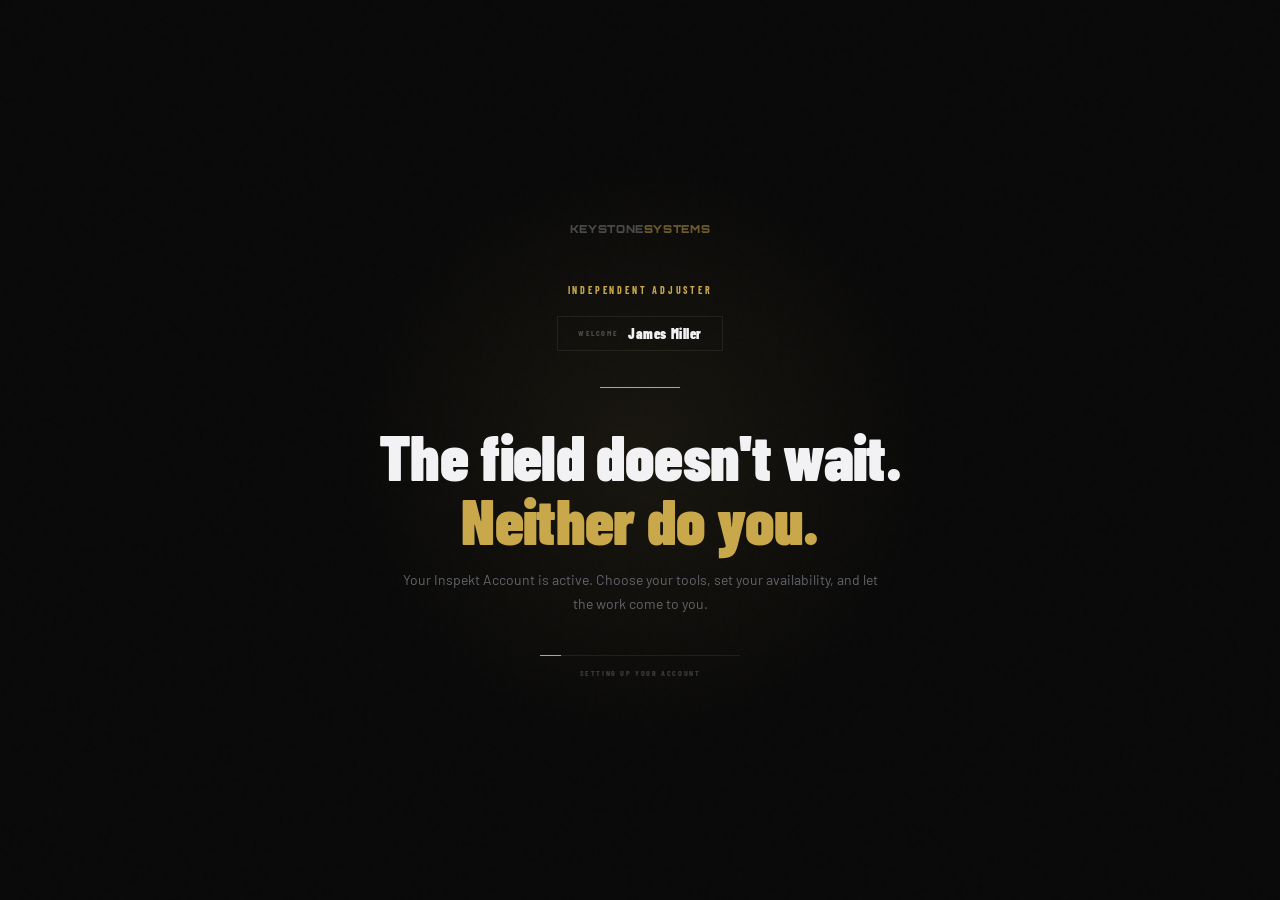
<file: reference/Keystone_Splash_v1.html>
<!DOCTYPE html>
<html lang="en">
<head>
<meta charset="UTF-8">
<meta name="viewport" content="width=device-width, initial-scale=1.0">
<title>Welcome — Keystone Systems</title>
<link href="https://fonts.googleapis.com/css2?family=Barlow+Condensed:wght@400;600;700;800;900&family=Barlow:wght@300;400;500&family=Orbitron:wght@900&display=swap" rel="stylesheet">
<style>
*,*::before,*::after{box-sizing:border-box;margin:0;padding:0;}
html,body{height:100%;overflow:hidden;}
body{background:#090909;color:#f2f2f4;font-family:'Barlow',sans-serif;
  display:flex;flex-direction:column;align-items:center;justify-content:center;
  position:relative;}

/* Ambient grain */
body::before{content:'';position:fixed;inset:0;pointer-events:none;z-index:0;
  background-image:url("data:image/svg+xml,%3Csvg viewBox='0 0 200 200' xmlns='http://www.w3.org/2000/svg'%3E%3Cfilter id='n'%3E%3CfeTurbulence type='fractalNoise' baseFrequency='0.9' numOctaves='4' stitchTiles='stitch'/%3E%3C/filter%3E%3Crect width='100%25' height='100%25' filter='url(%23n)' opacity='0.04'/%3E%3C/svg%3E");
  opacity:.4;}

/* Radial glow behind content */
.glow{position:fixed;pointer-events:none;z-index:0;
  width:600px;height:600px;border-radius:50%;
  background:radial-gradient(circle, var(--role-color, rgba(201,168,76,.08)) 0%, transparent 68%);
  top:50%;left:50%;transform:translate(-50%,-50%);}

/* Content */
.splash{position:relative;z-index:1;text-align:center;max-width:680px;padding:0 24px;}

/* Logo */
.logo{font-family:'Orbitron',sans-serif;font-weight:900;font-size:11px;
  letter-spacing:.06em;color:rgba(255,255,255,.25);margin-bottom:48px;
  animation:fadeUp .6s ease both;}
.logo span{color:rgba(201,168,76,.5);}

/* Role eyebrow */
.eyebrow{font-family:'Barlow Condensed',sans-serif;font-size:10px;font-weight:700;
  letter-spacing:.28em;text-transform:uppercase;margin-bottom:20px;
  opacity:0;animation:fadeUp .5s ease .3s both;}

/* Main line — the crafty one */
.headline{font-family:'Barlow Condensed',sans-serif;font-size:clamp(36px,6vw,64px);
  font-weight:900;line-height:1.0;letter-spacing:-.01em;
  color:#f2f2f4;margin-bottom:16px;
  opacity:0;animation:fadeUp .6s ease .5s both;}
.headline em{font-style:normal;}

/* Sub */
.sub{font-size:14px;color:#64646c;line-height:1.7;max-width:480px;margin:0 auto 40px;
  opacity:0;animation:fadeUp .5s ease .7s both;}

/* Progress bar */
.progress-wrap{width:200px;height:1px;background:rgba(255,255,255,.08);
  margin:0 auto 12px;overflow:hidden;opacity:0;animation:fadeIn .4s ease .9s both;}
.progress-bar{height:100%;width:0%;transition:width linear;}

.progress-label{font-family:'Barlow Condensed',sans-serif;font-size:8px;font-weight:700;
  letter-spacing:.2em;text-transform:uppercase;color:rgba(255,255,255,.2);
  opacity:0;animation:fadeIn .4s ease 1s both;}

/* Name reveal */
.name-tag{display:inline-flex;align-items:center;gap:10px;
  padding:8px 20px;border:1px solid rgba(255,255,255,.08);
  margin-bottom:36px;
  opacity:0;animation:fadeUp .5s ease .6s both;}
.name-tag-label{font-family:'Barlow Condensed',sans-serif;font-size:8px;font-weight:700;
  letter-spacing:.2em;text-transform:uppercase;color:rgba(255,255,255,.25);}
.name-tag-name{font-family:'Barlow Condensed',sans-serif;font-size:14px;font-weight:900;
  color:#f2f2f4;letter-spacing:.04em;}

/* Animated line separator */
.separator{width:0;height:1px;margin:0 auto 36px;
  animation:expandLine .8s ease .4s both;}
@keyframes expandLine{from{width:0;}to{width:80px;}}

@keyframes fadeUp{from{opacity:0;transform:translateY(18px);}to{opacity:1;transform:none;}}
@keyframes fadeIn{from{opacity:0;}to{opacity:1;}}

/* Exit animation */
.splash.exit{animation:splashExit .5s ease both;}
@keyframes splashExit{
  from{opacity:1;transform:translateY(0);}
  to{opacity:0;transform:translateY(-24px);}
}
body.exiting::after{content:'';position:fixed;inset:0;background:#090909;
  z-index:999;animation:coverIn .35s ease .3s both;}
@keyframes coverIn{from{opacity:0;}to{opacity:1;}}
</style>
</head>
<body>

<div class="glow" id="glow"></div>

<div class="splash" id="splash">
  <div class="logo">KEYSTONE<span>SYSTEMS</span></div>

  <div class="eyebrow" id="eyebrow"></div>

  <div class="name-tag">
    <span class="name-tag-label">Welcome</span>
    <span class="name-tag-name" id="user-name">James Miller</span>
  </div>

  <div class="separator" id="separator" style="background:transparent;"></div>

  <div class="headline" id="headline"></div>

  <div class="sub" id="sub"></div>

  <div class="progress-wrap">
    <div class="progress-bar" id="progress-bar"></div>
  </div>
  <div class="progress-label" id="progress-label">Setting up your account</div>
</div>

<script>
// ── Role config — in production role + name come from the auth session ──
var SESSION = {
  name:  'James Miller',
  role:  'adjuster',  // 'adjuster' | 'firm' | 'carrier'
};

// ── Role content ──────────────────────────────────────────
var CONTENT = {
  adjuster: {
    color:   'rgba(201,168,76,.08)',
    barColor:'#C9A84C',
    eyebrow: 'Independent Adjuster',
    lines: [
      { h:'The field doesn\'t wait.<br><em style="color:#C9A84C;">Neither do you.</em>',
        s:'Your Inspekt Account is active. Choose your tools, set your availability, and let the work come to you.' },
      { h:'You built your reputation<br><em style="color:#C9A84C;">one claim at a time.</em>',
        s:'Now it works for you. Your Inspekt Account is the foundation — verified, portable, and built around how you actually work in the field.' },
      { h:'Most adjusters wait<br><em style="color:#C9A84C;">for the phone to ring.</em>',
        s:'Your Inspekt Account puts you in control of that. Select your products, complete your profile, and make yourself impossible to miss.' },
      { h:'One account.<br><em style="color:#C9A84C;">Every tool you need.</em>',
        s:'Your Inspekt Account travels with your license. Add products as your business grows — your credentials follow you everywhere.' },
    ],
  },
  firm: {
    color:   'rgba(201,168,76,.08)',
    barColor:'#C9A84C',
    eyebrow: 'IA Firm',
    lines: [
      { h:'A tighter operation<br><em style="color:#C9A84C;">starts here.</em>',
        s:'Your Inspekt Account is live. Select the products that fit your operation and we\'ll have your team running leaner before the next file hits.' },
      { h:'Your roster.<br><em style="color:#C9A84C;">Your process.<br>Your results.</em>',
        s:'Keystone was built for the way IA firms actually work — not how someone thinks they should. Your account is the starting point. Let\'s build from here.' },
      { h:'Less chasing.<br><em style="color:#C9A84C;">More closing.</em>',
        s:'Your Inspekt Account connects your team, your adjusters, and your files under one roof. Choose your tools and see what that actually feels like.' },
    ],
  },
  carrier: {
    color:   'rgba(201,168,76,.08)',
    barColor:'#C9A84C',
    eyebrow: 'Carrier',
    lines: [
      { h:'The right adjuster.<br><em style="color:#C9A84C;">The right state.<br>Right now.</em>',
        s:'Your Inspekt Account gives you access to a verified network of licensed, field-ready independent adjusters. Choose your products and put it to work.' },
      { h:'The adjuster gap<br><em style="color:#C9A84C;">just closed.</em>',
        s:'When volume spikes, you need the right people in the right markets fast. Your Inspekt Account is how that happens. Select your products to get started.' },
      { h:'Built for the carriers<br><em style="color:#C9A84C;">who move first.</em>',
        s:'Keystone gives you direct access to verified, licensed adjusters — without the friction. Your account is live. Your next step is choosing your tools.' },
    ],
  },
};

// ── Pick a random line for this role ──────────────────────
var role    = SESSION.role;
var content = CONTENT[role];
var pick    = content.lines[Math.floor(Math.random() * content.lines.length)];

// ── Apply content ─────────────────────────────────────────
document.getElementById('glow').style.setProperty('--role-color', content.color);
document.getElementById('glow').style.background =
  'radial-gradient(circle, '+content.color+' 0%, transparent 68%)';
document.getElementById('eyebrow').textContent   = content.eyebrow;
document.getElementById('eyebrow').style.color   = content.barColor;
document.getElementById('separator').style.background = content.barColor;
document.getElementById('headline').innerHTML    = pick.h;
document.getElementById('sub').textContent       = pick.s;
document.getElementById('user-name').textContent = SESSION.name;
document.getElementById('progress-bar').style.background = content.barColor;

// ── Progress bar then redirect ────────────────────────────
var DURATION = 3200; // ms before redirect
var bar = document.getElementById('progress-bar');
var label = document.getElementById('progress-label');
var labels = ['Creating your Inspekt Account','Verifying your credentials','Almost there — welcome to Keystone'];
var li = 0;

var start = null;
function tick(ts) {
  if (!start) start = ts;
  var pct = Math.min((ts - start) / DURATION * 100, 100);
  bar.style.width = pct + '%';

  // Cycle label
  var step = Math.floor(pct / 34);
  if (step !== li && step < labels.length) {
    li = step;
    label.style.opacity = '0';
    setTimeout(function() {
      label.textContent = labels[li];
      label.style.transition = 'opacity .3s';
      label.style.opacity = '1';
    }, 150);
  }

  if (pct < 100) {
    requestAnimationFrame(tick);
  } else {
    // Exit animation → redirect
    setTimeout(function() {
      document.body.classList.add('exiting');
      document.getElementById('splash').classList.add('exit');
      setTimeout(function() {
        // In production: redirect to role-specific portal
        var portals = {
          adjuster: '/adjuster',
          firm:     '/firm',
          carrier:  '/carrier',
        };
        window.location.href = portals[role] || '/adjuster';
      }, 600);
    }, 200);
  }
}

// Small delay before bar starts so animations settle
setTimeout(function() { requestAnimationFrame(tick); }, 900);
</script>

</body>
</html>
</file>
<file: assets/css/shared.css>
/* ══════════════════════════════════════════════════
   KEYSTONESYSTEMS — Shared Styles
   Single source of truth for colors, typography, resets
   ══════════════════════════════════════════════════ */

/* ── Google Fonts ── */
@import url('https://fonts.googleapis.com/css2?family=Barlow+Condensed:wght@400;500;600;700;800;900&family=Barlow:wght@300;400;500;600&family=Orbitron:wght@900&display=swap');

/* ── CSS Custom Properties ── */
:root {
  --black:      #090909;
  --surface:    #111113;
  --surface-2:  #181819;
  --surface-3:  #1e1e22;
  --border:     rgba(255,255,255,0.07);
  --border-hi:  rgba(255,255,255,0.13);
  --white:      #f2f2f4;
  --muted:      #64646c;
  --muted-2:    #3e3e46;
  --dim:        #c8c8d0;
  --bronze:     #C9A84C;
  --bronze-lo:  rgba(201,168,76,0.08);
  --bronze-mid: rgba(201,168,76,0.18);
  --blue:       #4298CC;
  --green:      #5BC273;
  --rose:       #E05C8A;
  --green-lo:   rgba(61,170,106,0.08);
  --rose-lo:    rgba(224,92,138,0.08);
}

/* ── Base Reset ── */
*, *::before, *::after {
  box-sizing: border-box;
  margin: 0;
  padding: 0;
}

/* ── Body Base ── */
body {
  background-color: #0a0a0a;
  color: var(--white);
  font-family: 'Barlow', sans-serif;
  min-height: 100vh;
}

/* ══════════════════════════════════════════════════
   CANONICAL BRAND WORDMARKS
   Use these classes ANYWHERE you write a product name.
   Do not invent new bracket / accent treatments inline.
   ══════════════════════════════════════════════════ */

/* Base wordmark style — applies to all three products */
.brand-wm,
.brand-iv,
.brand-it,
.brand-iq {
  font-family: 'Orbitron', sans-serif;
  font-weight: 900;
  letter-spacing: .04em;
  color: var(--white);
  display: inline-flex;
  align-items: center;
  white-space: nowrap;
  line-height: 1;
}

/* INSPEKTiV — rose accent on iV, NO bracket */
.brand-iv .acc { color: var(--rose); font-style: normal; }

/* INSPEKTiQ — green accent on iQ, NO bracket */
.brand-iq .acc { color: var(--green); font-style: normal; }

/* INSPEKT[iT] — blue L-bracket around iT */
.brand-it .bk {
  position: relative;
  display: inline-flex;
  align-items: center;
  padding: 1px 5px;
  margin-left: 2px;
}
.brand-it .bk .c {
  position: absolute;
  width: 5px; height: 5px;
  border-style: solid;
  border-width: 0;
  border-color: var(--blue);
}
/* Spec: 1.5px L-bracket border in Brand Blue */
.brand-it .bk .c.tl { top: 0;    left: 0;  border-top-width:    1.5px; border-left-width:  1.5px; }
.brand-it .bk .c.tr { top: 0;    right: 0; border-top-width:    1.5px; border-right-width: 1.5px; }
.brand-it .bk .c.bl { bottom: 0; left: 0;  border-bottom-width: 1.5px; border-left-width:  1.5px; }
.brand-it .bk .c.br { bottom: 0; right: 0; border-bottom-width: 1.5px; border-right-width: 1.5px; }

/* Larger bracket variant — use .brand-it.lg for hero / display sizes */
.brand-it.lg .bk { padding: 2px 7px; margin-left: 3px; }
.brand-it.lg .bk .c { width: 7px; height: 7px; }
.brand-it.lg .bk .c.tl, .brand-it.lg .bk .c.tr,
.brand-it.lg .bk .c.bl, .brand-it.lg .bk .c.br { border-width: 0; }
.brand-it.lg .bk .c.tl { border-top-width:    2px; border-left-width:  2px; }
.brand-it.lg .bk .c.tr { border-top-width:    2px; border-right-width: 2px; }
.brand-it.lg .bk .c.bl { border-bottom-width: 2px; border-left-width:  2px; }
.brand-it.lg .bk .c.br { border-bottom-width: 2px; border-right-width: 2px; }

/* KEYSTONESYSTEMS lockup — bronze "SYSTEMS" suffix */
.brand-keystone {
  font-family: 'Orbitron', sans-serif;
  font-weight: 900;
  letter-spacing: .04em;
  color: var(--white);
  white-space: nowrap;
}
.brand-keystone .sys { color: var(--bronze); }

/*
USAGE (copy-paste, never reinvent):

  <span class="brand-iv">INSPEKT<span class="acc">iV</span></span>

  <span class="brand-iq">INSPEKT<span class="acc">iQ</span></span>

  <span class="brand-it">INSPEKT<span class="bk">
    <span class="c tl"></span><span class="c tr"></span>
    <span class="c bl"></span><span class="c br"></span>
    iT
  </span></span>

  <span class="brand-keystone">KEYSTONE<span class="sys">SYSTEMS</span></span>
*/
</file>
